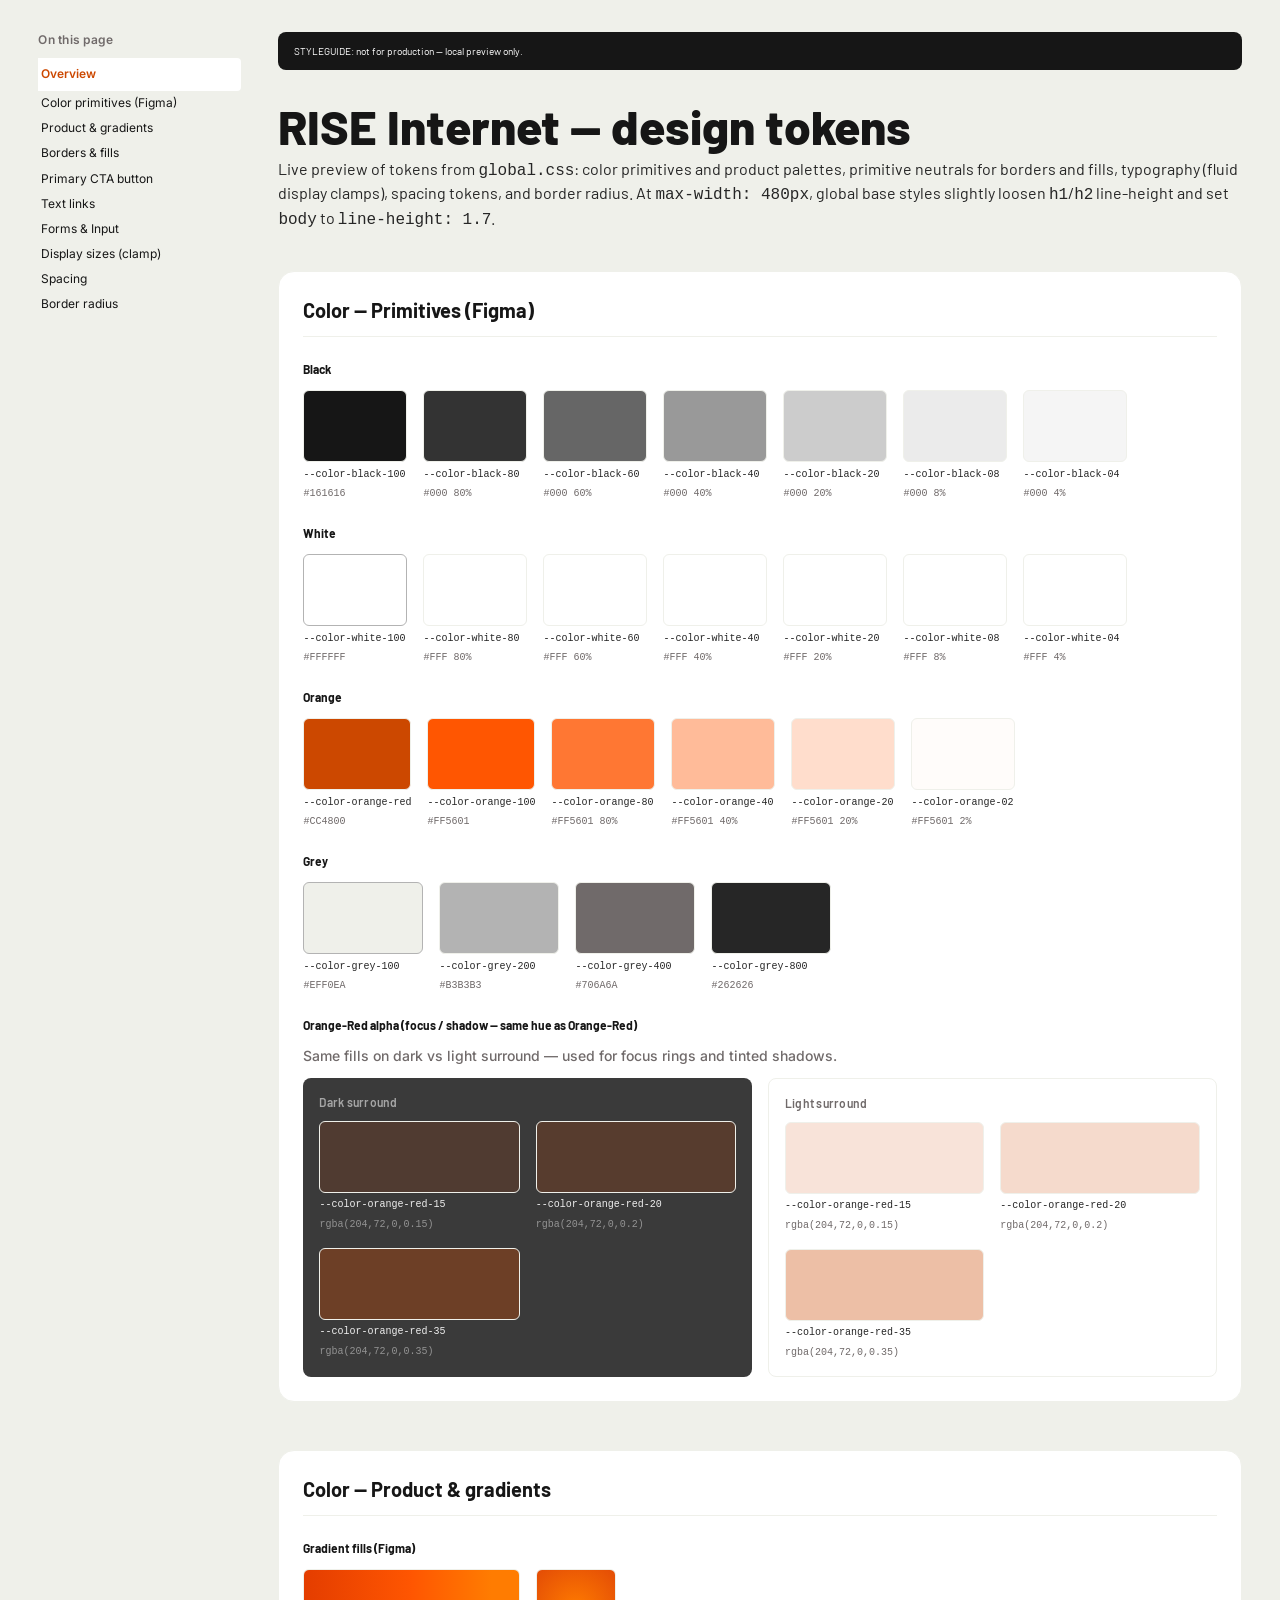
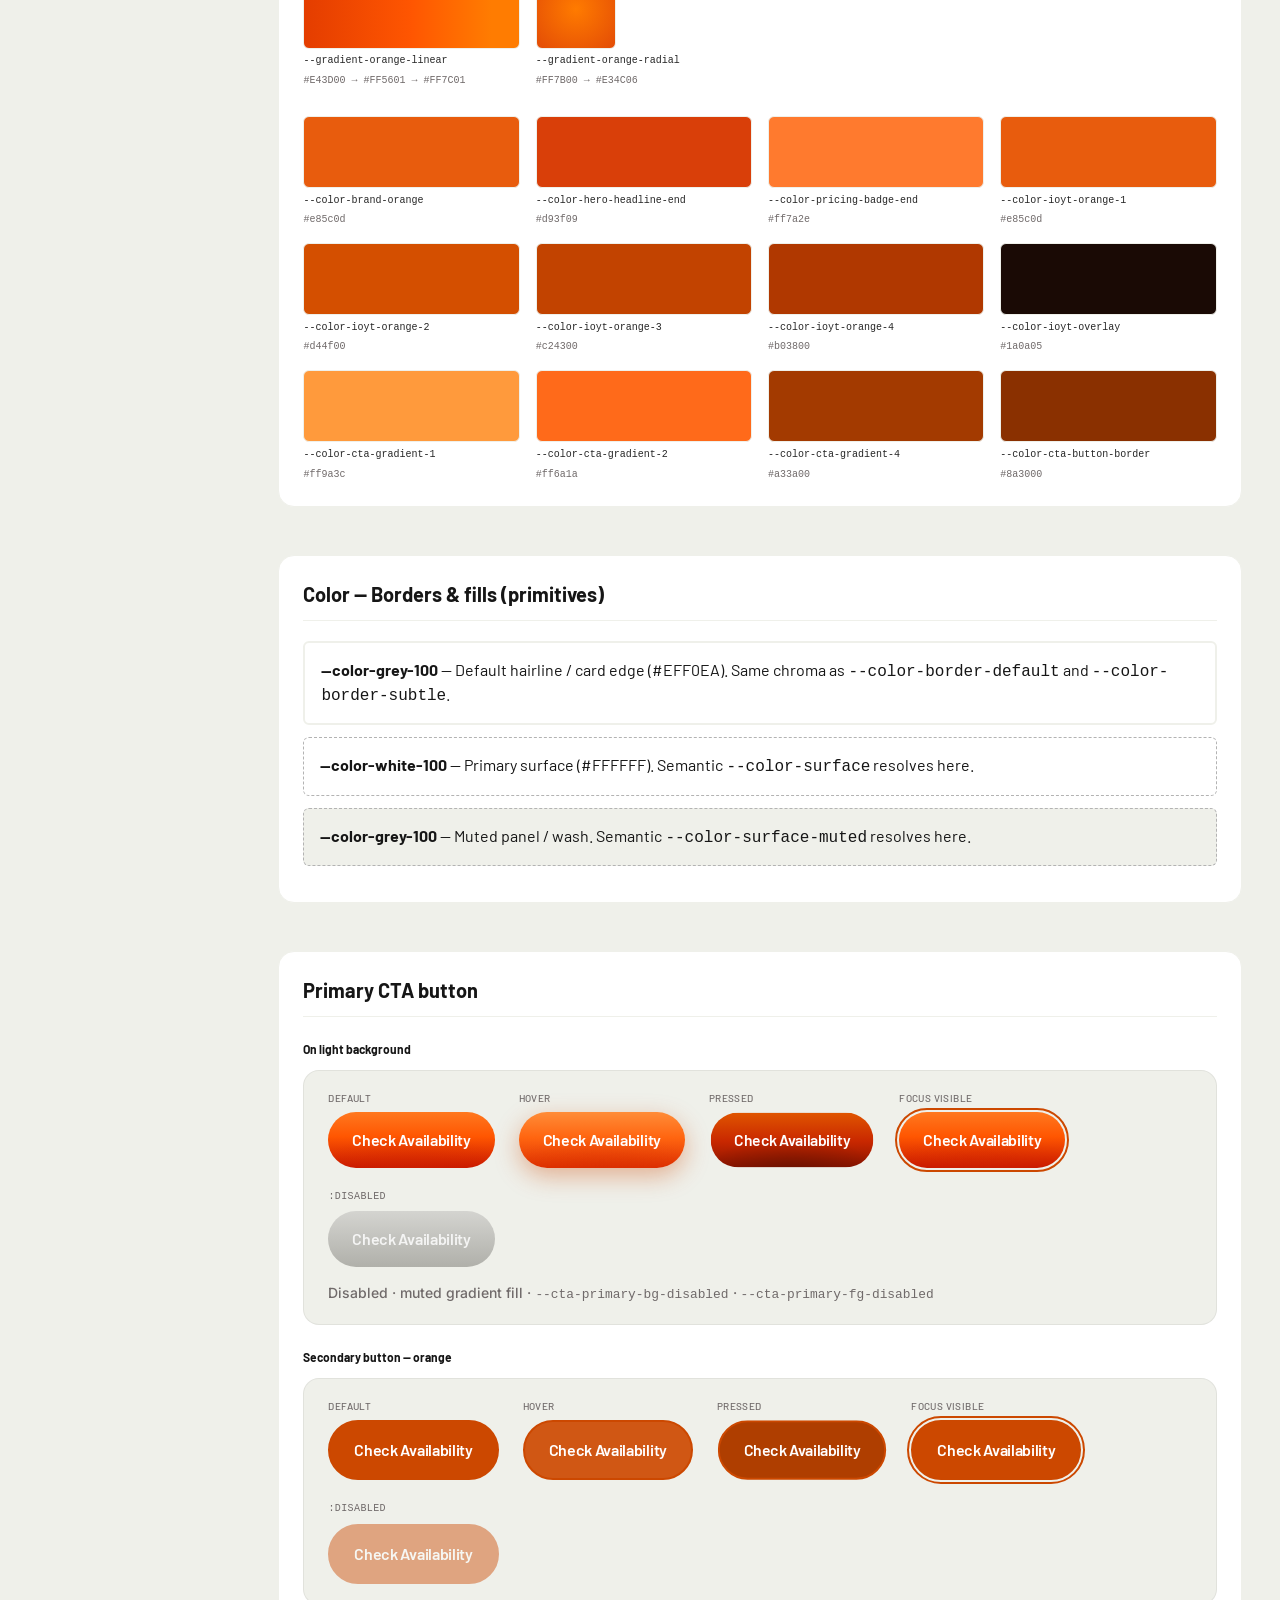
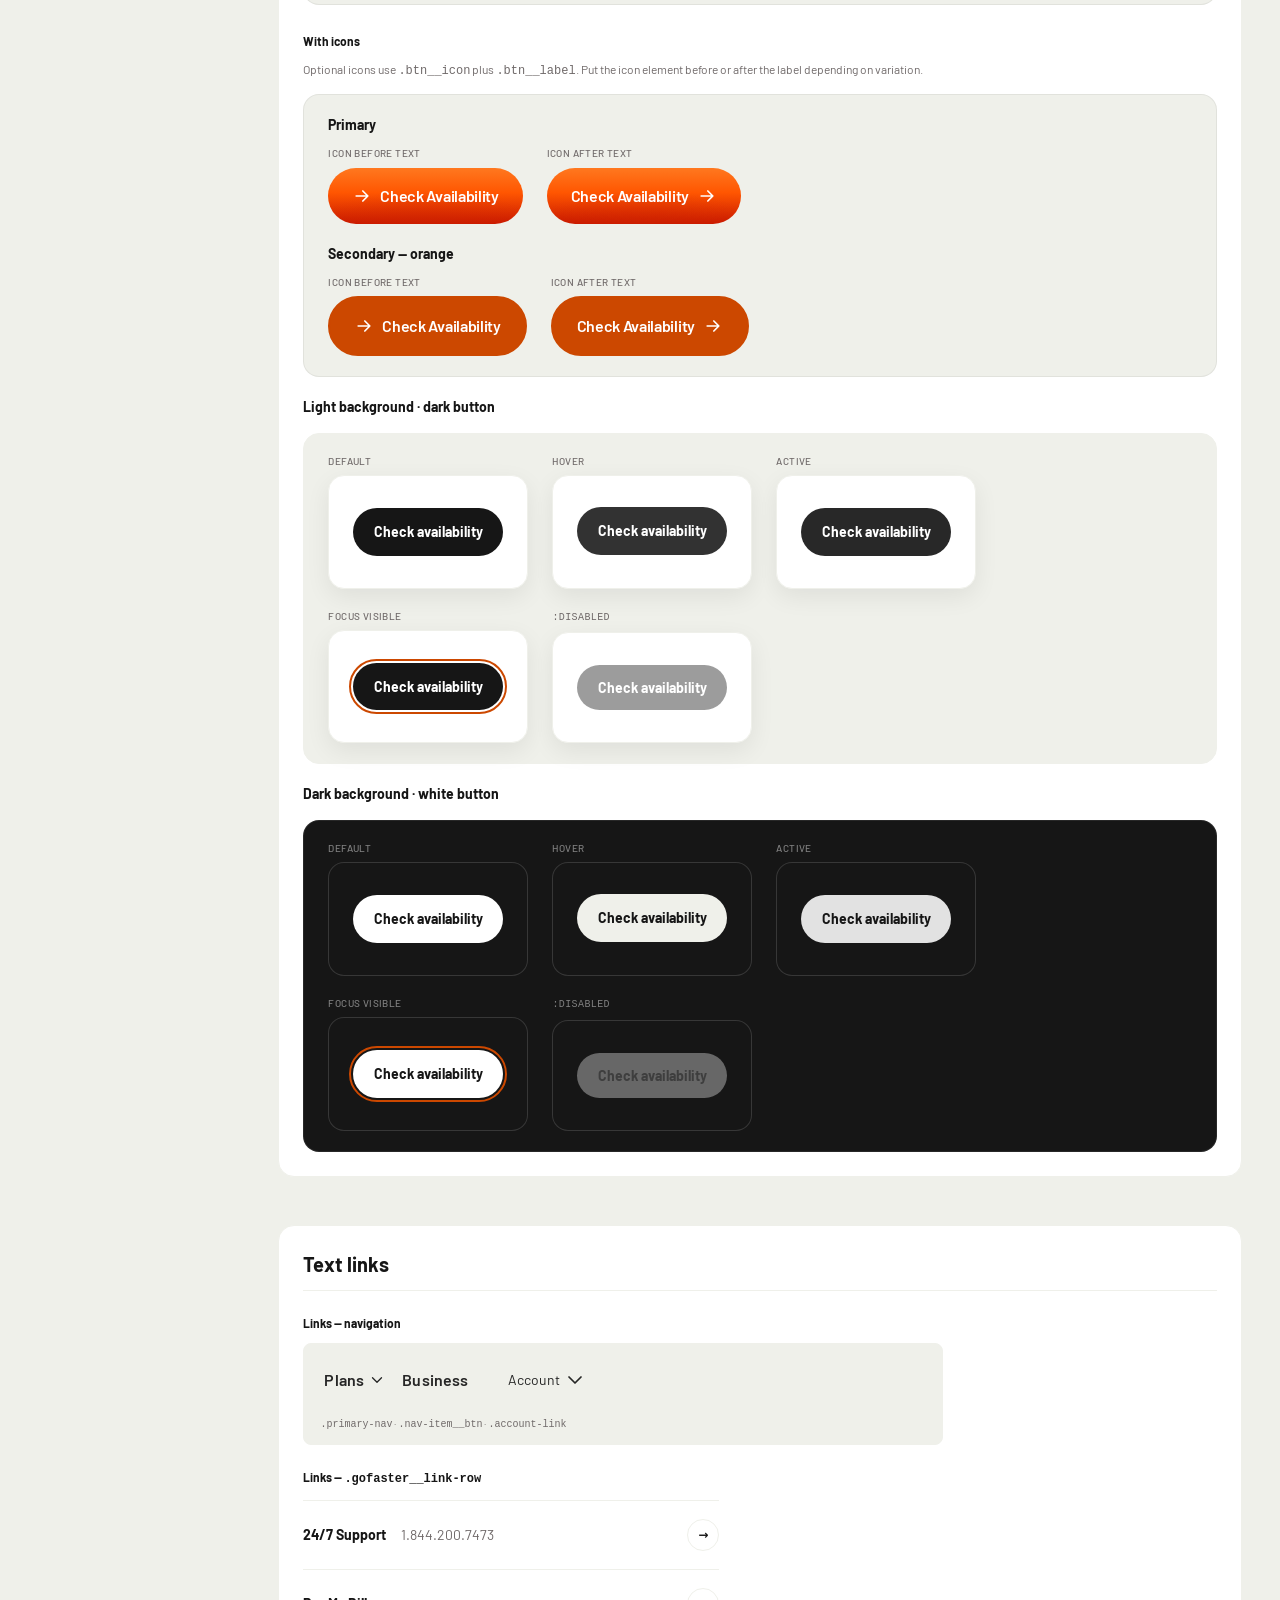
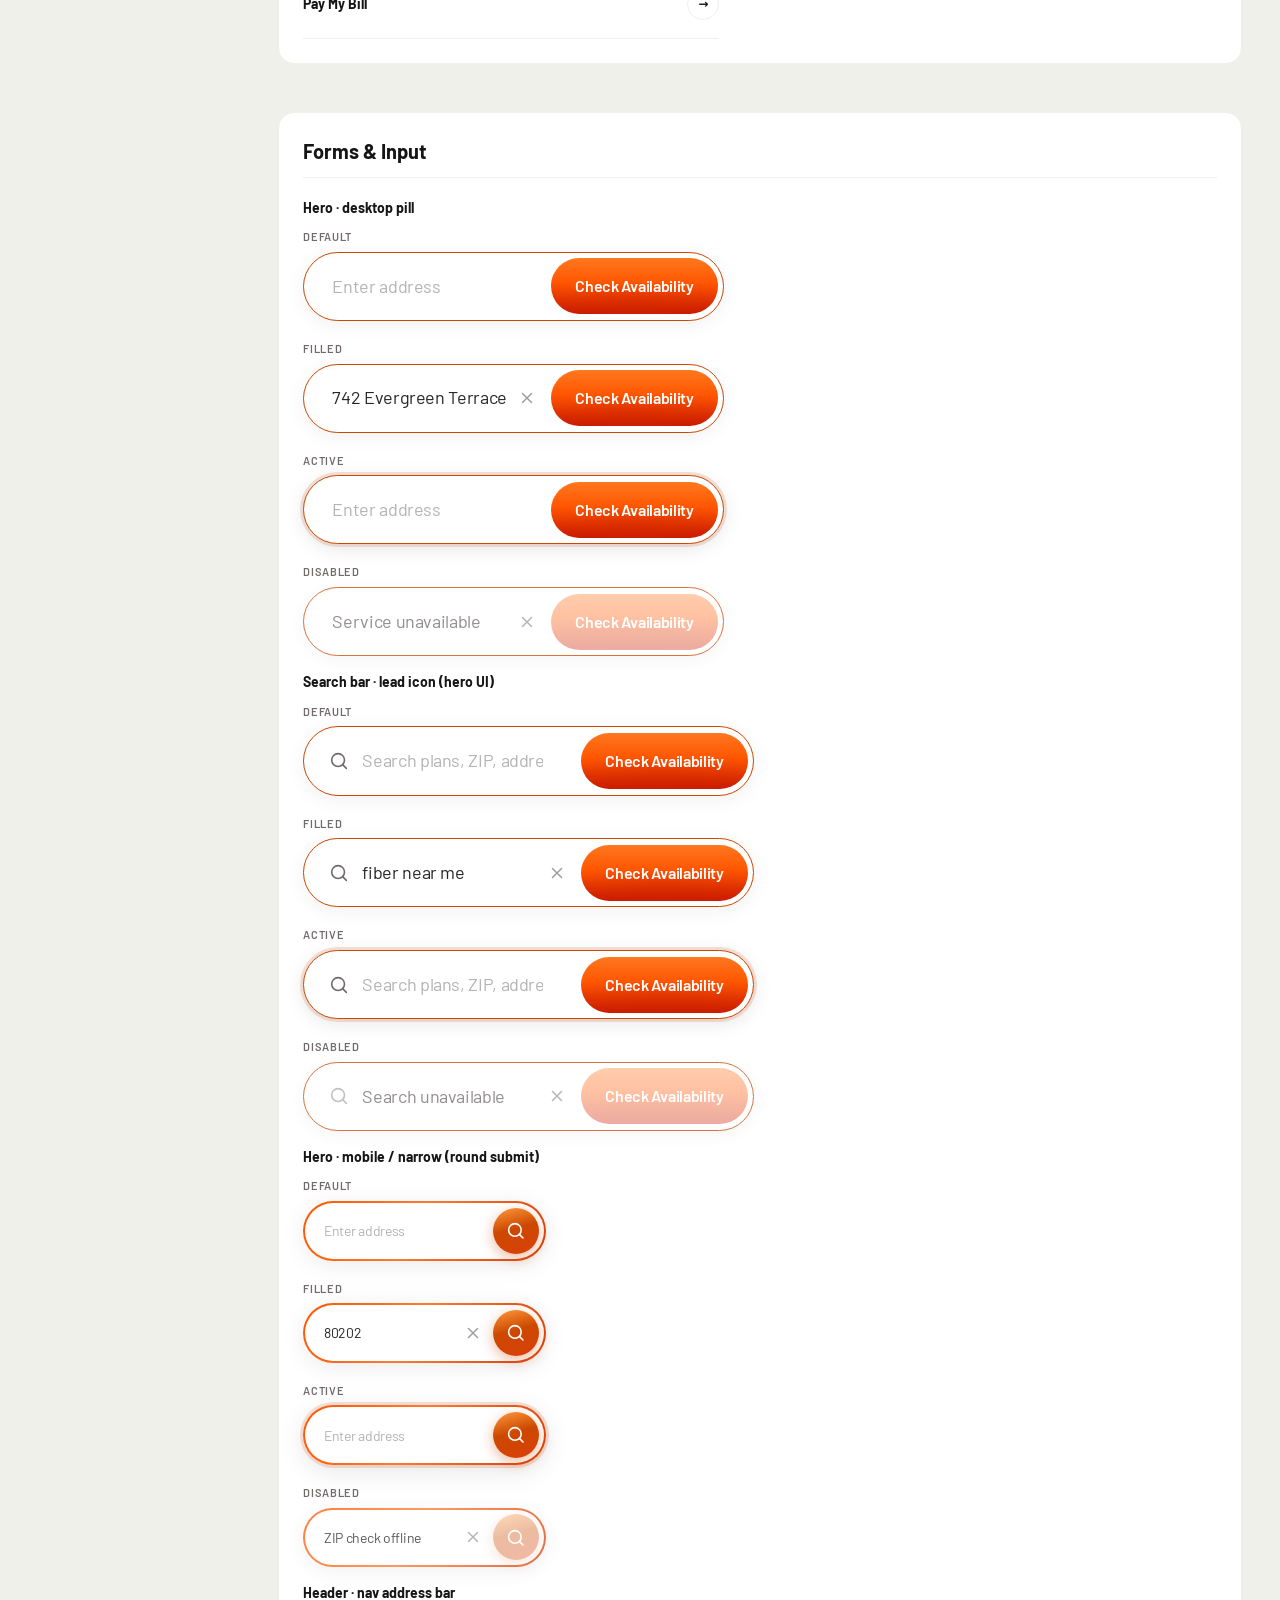
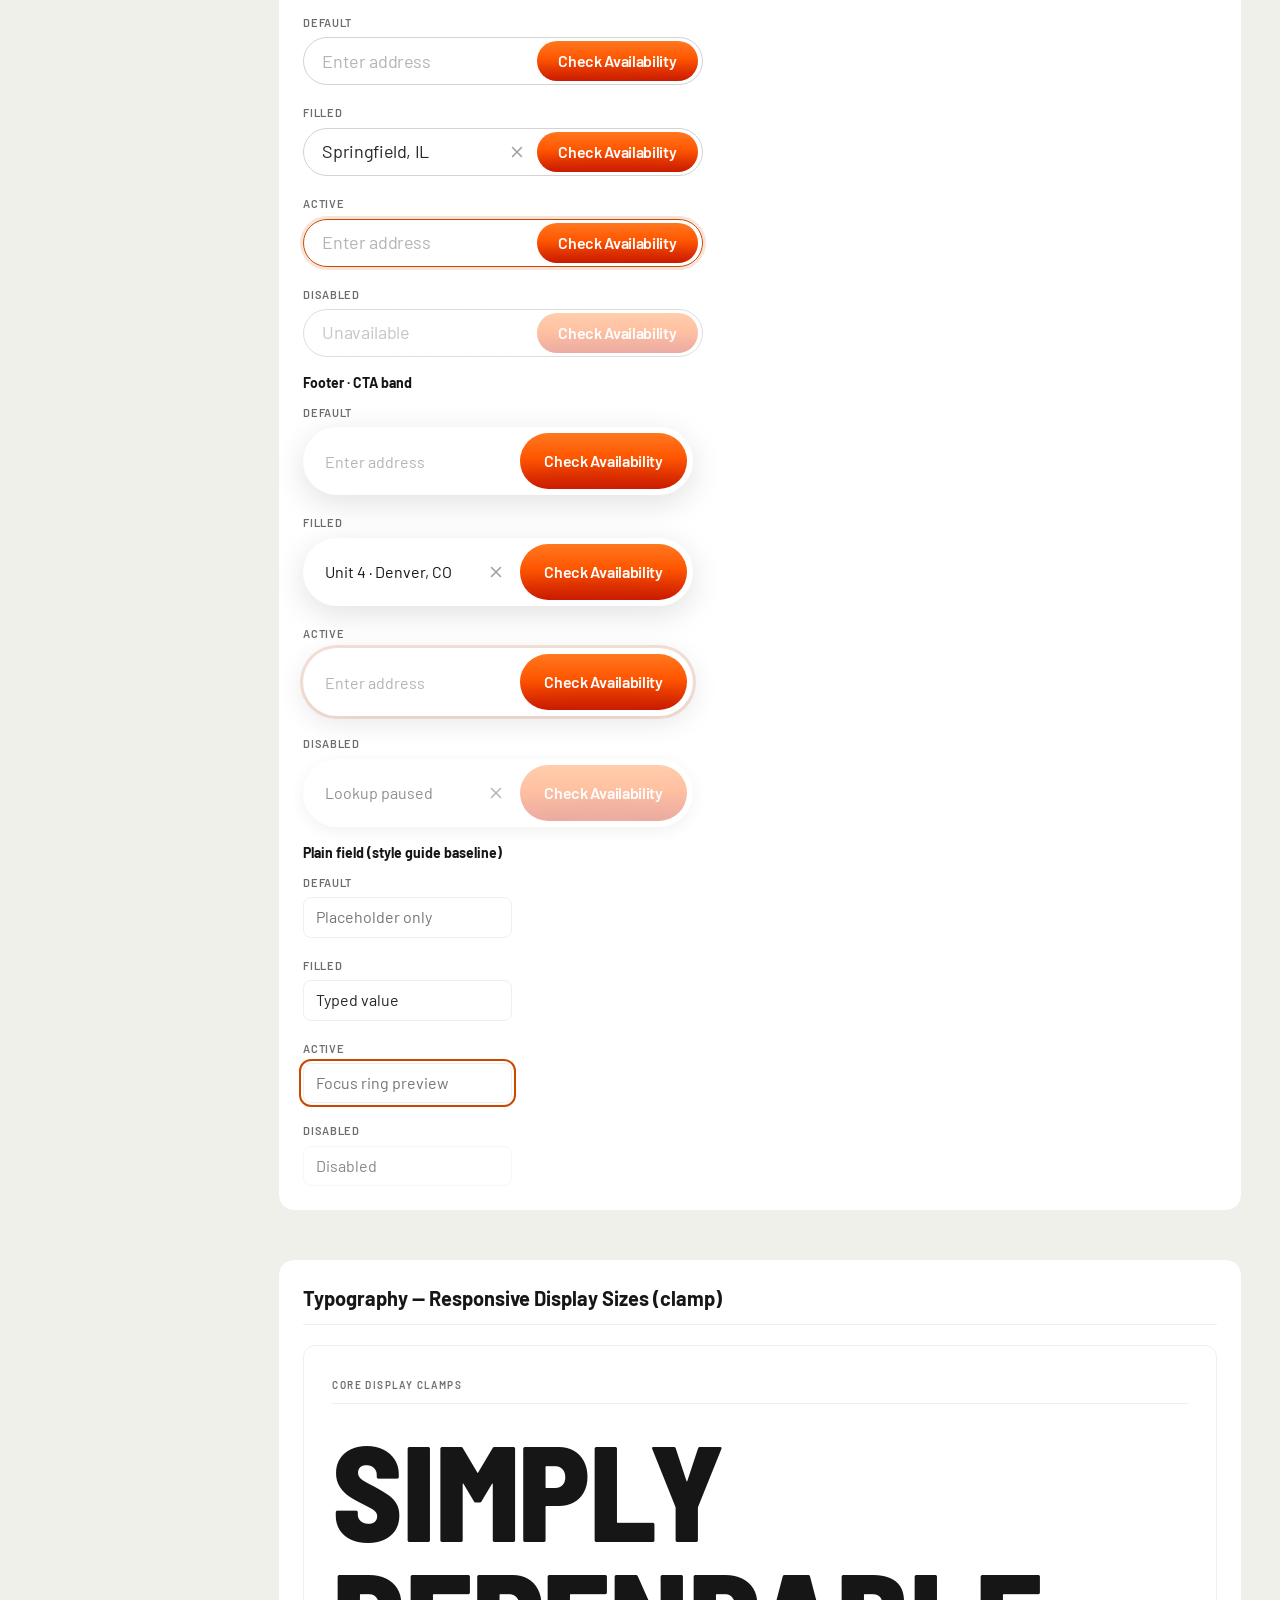
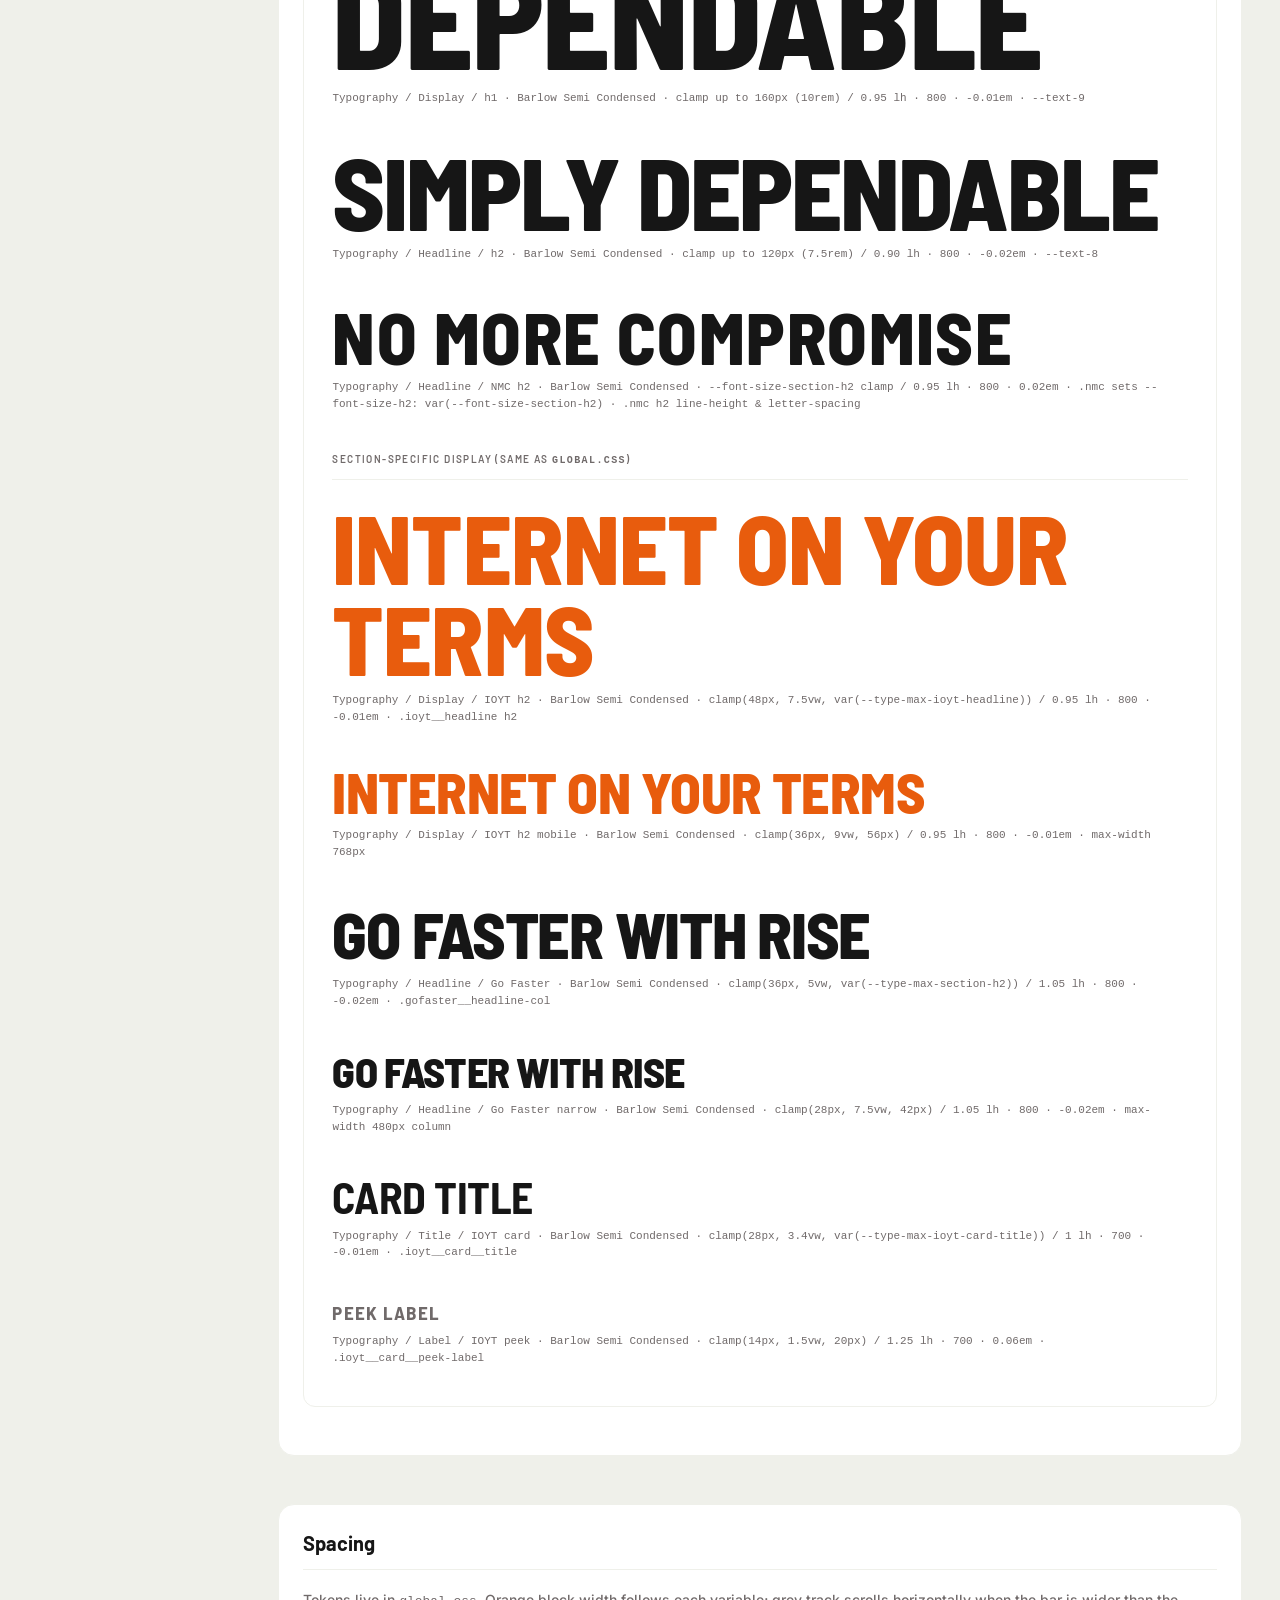
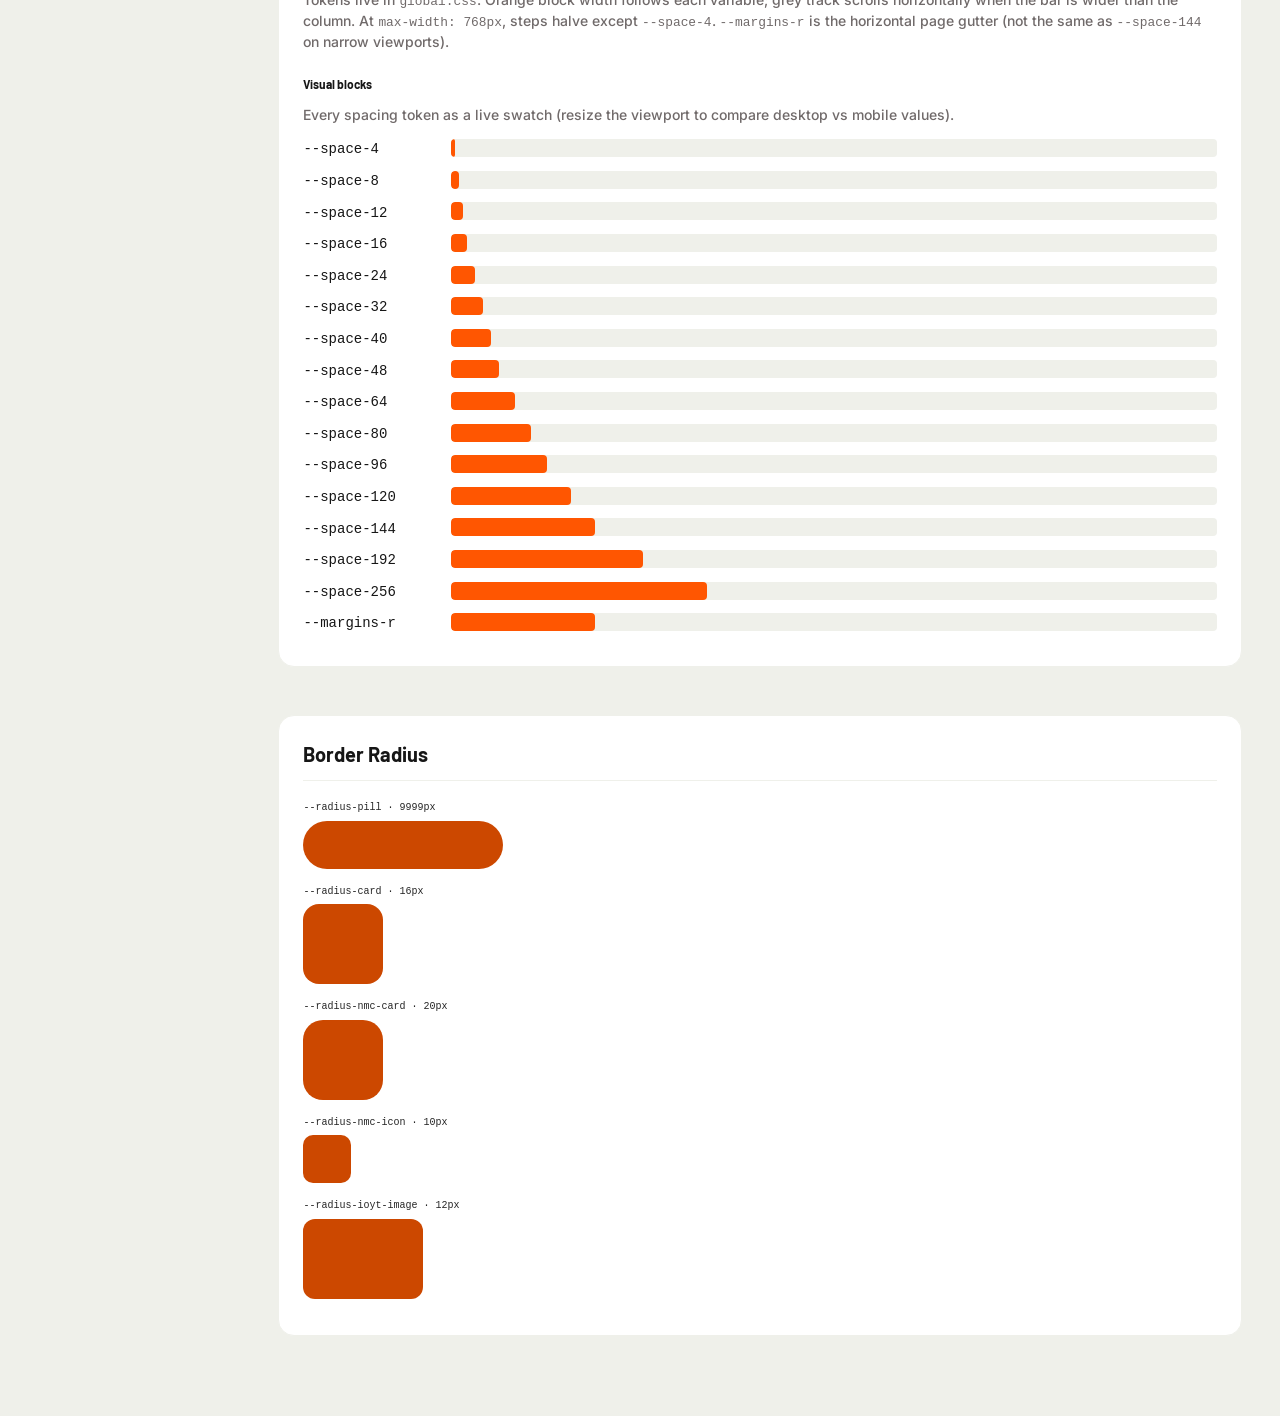
<file: styleguide.html>
<!DOCTYPE html>
<!-- STYLEGUIDE: not for production -->
<html lang="en">
<head>
  <meta charset="UTF-8" />
  <meta name="viewport" content="width=device-width, initial-scale=1" />
  <title>RISE Internet — Style guide</title>
  <link rel="preconnect" href="https://fonts.googleapis.com" />
  <link rel="preconnect" href="https://fonts.gstatic.com" crossorigin />
  <link href="https://fonts.googleapis.com/css2?family=Barlow:wght@400;500;600;700&family=Barlow+Semi+Condensed:wght@700;800&family=Inter:wght@400;500;600;700&display=swap" rel="stylesheet" />
  <link rel="stylesheet" href="global.css" />
  <link rel="stylesheet" href="footer.css" />
  <style>
    html {
      scroll-behavior: smooth;
    }
    @media (prefers-reduced-motion: reduce) {
      html {
        scroll-behavior: auto;
      }
      .sg__pricing-secondary-panel--light .pricing-card.sg__pricing-secondary-card.sg__pricing-secondary--hover:not(.pricing-card--featured) .pricing-card__cta:not(:disabled):not([aria-disabled="true"]),
      .sg__pricing-secondary-panel--light .pricing-card.sg__pricing-secondary-card.sg__pricing-secondary--active:not(.pricing-card--featured) .pricing-card__cta:not(:disabled):not([aria-disabled="true"]),
      .sg .sg__pricing-secondary-panel--dark .pricing-card.sg__pricing-secondary-card.sg__pricing-secondary--hover:not(.pricing-card--featured) .pricing-card__cta:not(:disabled):not([aria-disabled="true"]),
      .sg .sg__pricing-secondary-panel--dark .pricing-card.sg__pricing-secondary-card.sg__pricing-secondary--active:not(.pricing-card--featured) .pricing-card__cta:not(:disabled):not([aria-disabled="true"]) {
        transform: none;
      }
    }
    /* Demo chrome only — does not define or override design tokens */
    .sg {
      font-family: var(--font-family-sans);
      color: var(--color-black-100);
      background: var(--color-grey-100);
      min-height: 100vh;
      margin: 0;
      padding: 0;
    }
    .sg__layout {
      display: grid;
      grid-template-columns: minmax(200px, 13.5rem) minmax(0, 1fr);
      gap: 0;
      max-width: none;
      width: 100%;
      margin: 0 auto;
      padding: 2rem clamp(1rem, 3vw, 2.5rem) 4rem;
      align-items: start;
      box-sizing: border-box;
    }
    .sg__nav {
      position: sticky;
      top: 1.25rem;
      align-self: start;
      max-height: calc(100vh - 2.5rem);
      overflow-y: auto;
      padding-right: 1.25rem;
      margin-right: 0.25rem;
      border-right: 1px solid var(--color-grey-100);
      font-family: "Inter", ui-sans-serif, system-ui, sans-serif;
      font-size: var(--text-2);
    }
    .sg__nav-title {
      font-size: var(--text-2);
      font-weight: var(--font-weight-semibold);
      margin: 0 0 0.55rem;
      color: var(--color-grey-400);
      letter-spacing: 0.02em;
    }
    .sg__nav ul {
      list-style: none;
      margin: 0;
      padding: 0;
    }
    .sg__nav li {
      margin: 0;
    }
    .sg__nav a {
      display: block;
      padding: 0.28rem 0.45rem;
      margin: 0 -0.45rem;
      border-radius: 6px;
      font-size: var(--text-2);
      line-height: 1.35;
      color: var(--color-black-100);
      text-decoration: none;
      border-left: 3px solid transparent;
      transition:
        background 0.15s ease,
        color 0.15s ease,
        border-color 0.15s ease;
    }
    .sg__nav a:hover,
    .sg__nav a.is-active {
      background: rgba(255, 255, 255, 0.98);
      color: var(--color-orange-red);
      border-left-color: var(--color-orange-red);
      font-weight: var(--font-weight-semibold);
    }
    .sg__nav a.is-active {
      padding: calc(0.28rem + 4px) calc(0.45rem + 4px);
      margin: 0 calc(-0.45rem - 4px);
      border-radius: 4px;
    }
    .sg__nav a:focus-visible {
      outline: 2px solid var(--color-orange-red);
      outline-offset: 2px;
    }
    .sg__main {
      min-width: 0;
      padding-left: 1.5rem;
    }
    @media (max-width: 900px) {
      .sg__layout {
        grid-template-columns: 1fr;
        padding: 1.25rem 1rem 3rem;
      }
      .sg__nav {
        position: static;
        max-height: none;
        overflow: visible;
        padding: 0 0 1rem;
        margin: 0 0 0.25rem;
        border-right: none;
        border-bottom: 1px solid var(--color-grey-100);
      }
      .sg__nav ul {
        display: grid;
        grid-template-columns: repeat(2, minmax(0, 1fr));
        gap: 0.15rem 0.75rem;
      }
      .sg__main {
        padding-left: 0;
      }
    }
    /* Neutralize global heading styles on the style guide (token preview, not page layout) */
    .sg h1,
    .sg h2,
    .sg h3,
    .sg h4,
    .sg h5 {
      font-family: var(--font-family-sans);
      font-weight: var(--font-weight-bold);
      text-transform: none;
      letter-spacing: normal;
      line-height: var(--line-height-prose);
      background: none;
      -webkit-text-fill-color: unset;
      color: var(--color-black-100);
    }
    .sg__banner {
      max-width: none;
      margin: 0 0 2rem;
      padding: 0.75rem 1rem;
      background: var(--color-black-100);
      color: var(--color-white-100);
      font-size: 10px;
      border-radius: 8px;
    }
    .sg__intro {
      max-width: none;
      margin: 0 0 2.5rem;
      scroll-margin-top: 1rem;
    }
    .sg__intro h1 {
      margin: 0 0 0.5rem;
      font-size: var(--font-size-h4);
      font-weight: var(--font-weight-extrabold);
      line-height: var(--line-height-xl-heading);
    }
    .sg__note {
      margin: 0 0 1.25rem;
      font-size: var(--text-1);
      color: var(--color-grey-400);
      line-height: var(--line-height-prose);
      max-width: 42rem;
    }
    .sg__section {
      max-width: none;
      margin: 0 0 3rem;
      padding: 1.5rem;
      background: var(--color-white-100);
      border-radius: var(--radius-card);
      border: 1px solid var(--color-grey-100);
      scroll-margin-top: 1rem;
    }
    .sg__section h2 {
      margin: 0 0 1.25rem;
      font-size: var(--text-5);
      font-weight: var(--font-weight-bold);
      padding-bottom: 0.75rem;
      border-bottom: 1px solid var(--color-grey-100);
    }
    .sg__subsection-title {
      margin: 1.5rem 0 0.75rem;
      font-size: var(--text-2);
      font-weight: var(--font-weight-semibold);
      color: var(--color-grey-400);
    }
    .sg__subsection-title:first-child {
      margin-top: 0;
    }
    .sg__grid {
      display: grid;
      grid-template-columns: repeat(auto-fill, minmax(140px, 1fr));
      gap: 1rem;
    }
    .sg__grid--wide {
      grid-template-columns: repeat(auto-fill, minmax(200px, 1fr));
    }
    .sg__swatch {
      display: flex;
      flex-direction: column;
      gap: 0.35rem;
    }
    .sg__swatch-fill {
      height: 72px;
      border-radius: 6px;
      border: 1px solid var(--color-grey-100);
    }
    /* Primary CTA showcase — light surround (marketing CTAs sit on pale panels / white cards) */
    .sg__cta-showcase {
      padding: 1.25rem 1.5rem;
      border-radius: var(--radius-card);
      background: var(--color-grey-100);
      border: 1px solid rgba(0, 0, 0, 0.06);
    }
    .sg__cta-row {
      display: flex;
      flex-wrap: wrap;
      gap: 1.25rem 1.5rem;
      align-items: flex-end;
    }
    .sg__cta-item {
      display: flex;
      flex-direction: column;
      gap: 0.45rem;
      align-items: flex-start;
      min-width: 0;
    }
    .sg__cta-item label {
      margin: 0;
      font-size: 10px;
      font-weight: var(--font-weight-medium);
      letter-spacing: 0.04em;
      text-transform: uppercase;
      color: var(--color-grey-400);
    }
    .sg__cta-item .cta-primary.sg__cta--hover {
      background: var(--cta-primary-bg-hover);
      box-shadow: var(--cta-primary-shadow-hover);
    }
    .sg__cta-item .cta-primary.sg__cta--pressed {
      background: var(--cta-primary-bg-active);
      filter: none;
      transform: scale(0.98);
      box-shadow: none;
    }
    .sg__cta-item .cta-primary.sg__cta--focus {
      outline: 2px solid var(--cta-primary-focus-ring);
      outline-offset: 2px;
    }

    .sg__cta-item .cta-secondary.cta-secondary--orange.sg__cta--hover {
      background: color-mix(in srgb, var(--color-orange-red) 92%, #fff);
    }
    .sg__cta-item .cta-secondary.cta-secondary--orange.sg__cta--pressed {
      background: color-mix(in srgb, var(--color-orange-red) 86%, #000);
      transform: scale(0.99);
    }
    .sg__cta-item .cta-secondary.sg__cta--focus {
      outline: 2px solid var(--color-orange-red);
      outline-offset: 2px;
    }
    /*
     * Secondary pricing — two surrounds:
     * Light panel: white tile + dark bar (same as index pricing cards; global.css).
     * Dark panel: black tile + white bar (inverse).
     */
    .sg__pricing-secondary-panel--light .pricing-card.sg__pricing-secondary-card {
      background: var(--color-surface);
      border: var(--border-card);
      box-shadow: 0 8px 24px rgba(0, 0, 0, 0.07);
    }
    .sg__pricing-secondary-panel--light .pricing-card.sg__pricing-secondary-card.sg__pricing-secondary--hover:not(.pricing-card--featured) .pricing-card__cta:not(:disabled):not([aria-disabled="true"]) {
      opacity: 0.88;
      transform: translateY(-1px);
    }
    .sg__pricing-secondary-panel--light .pricing-card.sg__pricing-secondary-card.sg__pricing-secondary--active:not(.pricing-card--featured) .pricing-card__cta:not(:disabled):not([aria-disabled="true"]) {
      opacity: 0.92;
      transform: translateY(0);
    }
    .sg__pricing-secondary-panel--light .pricing-card.sg__pricing-secondary-card.sg__pricing-secondary--focus:not(.pricing-card--featured) .pricing-card__cta {
      outline: 2px solid var(--color-orange-red);
      outline-offset: 2px;
    }

    .sg .sg__pricing-secondary-panel--dark .pricing-card.sg__pricing-secondary-card {
      background: var(--color-black-100);
      border: 1px solid rgba(255, 255, 255, 0.14);
      box-shadow: none;
      color: var(--color-white-100);
    }
    .sg .sg__pricing-secondary-panel--dark .pricing-card.sg__pricing-secondary-card .pricing-card__cta {
      background: var(--color-white-100);
      color: var(--color-black-100);
    }
    .sg .sg__pricing-secondary-panel--dark .pricing-card.sg__pricing-secondary-card:not(.pricing-card--featured):hover .pricing-card__cta:not(:disabled):not([aria-disabled="true"]) {
      opacity: 1;
      transform: translateY(-1px);
      background: var(--color-grey-100);
      color: var(--color-black-100);
    }
    .sg .sg__pricing-secondary-panel--dark .pricing-card.sg__pricing-secondary-card:not(.pricing-card--featured):active .pricing-card__cta:not(:disabled):not([aria-disabled="true"]) {
      opacity: 1;
      transform: translateY(0);
      background: rgba(255, 255, 255, 0.88);
      color: var(--color-black-100);
    }
    .sg .sg__pricing-secondary-panel--dark .pricing-card.sg__pricing-secondary-card .pricing-card__cta:disabled,
    .sg .sg__pricing-secondary-panel--dark .pricing-card.sg__pricing-secondary-card .pricing-card__cta[aria-disabled="true"] {
      opacity: 1;
      background: rgba(255, 255, 255, 0.35);
      color: rgba(22, 22, 22, 0.5);
      pointer-events: none;
    }
    .sg .sg__pricing-secondary-panel--dark .pricing-card.sg__pricing-secondary-card.sg__pricing-secondary--hover:not(.pricing-card--featured) .pricing-card__cta:not(:disabled):not([aria-disabled="true"]) {
      opacity: 1;
      transform: translateY(-1px);
      background: var(--color-grey-100);
      color: var(--color-black-100);
    }
    .sg .sg__pricing-secondary-panel--dark .pricing-card.sg__pricing-secondary-card.sg__pricing-secondary--active:not(.pricing-card--featured) .pricing-card__cta:not(:disabled):not([aria-disabled="true"]) {
      opacity: 1;
      transform: translateY(0);
      background: rgba(255, 255, 255, 0.88);
      color: var(--color-black-100);
    }
    .sg .sg__pricing-secondary-panel--dark .pricing-card.sg__pricing-secondary-card.sg__pricing-secondary--focus:not(.pricing-card--featured) .pricing-card__cta {
      outline: 2px solid var(--color-orange-red);
      outline-offset: 2px;
    }
    .sg__pricing-secondary-panel {
      margin-top: 1rem;
      padding: 1.25rem 1.5rem;
      border-radius: var(--radius-card);
    }
    .sg__pricing-secondary-panel--light {
      background: var(--color-grey-100);
      border: 1px solid var(--color-grey-100);
    }
    .sg__pricing-secondary-panel--dark {
      background: var(--color-black-100);
      border: 1px solid rgba(255, 255, 255, 0.08);
    }
    .sg__pricing-secondary-grid {
      display: flex;
      flex-wrap: wrap;
      gap: 1.25rem 1.5rem;
      align-items: flex-end;
    }
    .sg__pricing-secondary-item {
      display: flex;
      flex-direction: column;
      gap: 0.45rem;
      align-items: flex-start;
      width: min(100%, 200px);
      min-width: 0;
    }
    .sg__pricing-secondary-item label {
      margin: 0;
      font-size: 10px;
      font-weight: var(--font-weight-medium);
      letter-spacing: 0.04em;
      text-transform: uppercase;
      color: var(--color-grey-400);
    }
    .sg__pricing-secondary-panel--dark .sg__pricing-secondary-item label {
      color: rgba(255, 255, 255, 0.45);
    }
    .sg__pricing-secondary-card {
      width: 100%;
      margin: 0;
    }
    .sg__token-name {
      font-family: ui-monospace, "Cascadia Code", "Source Code Pro", Menlo, monospace;
      font-size: 10px;
      word-break: break-all;
      color: var(--color-grey-800);
    }
    .sg__hex {
      font-family: ui-monospace, "Cascadia Code", Menlo, monospace;
      font-size: 10px;
      color: var(--color-grey-400);
    }
    .sg__alpha-row {
      display: grid;
      grid-template-columns: repeat(auto-fit, minmax(17rem, 1fr));
      gap: 1rem;
      margin-top: 0.5rem;
    }
    .sg__alpha-stage {
      padding: 1rem;
      border-radius: 8px;
    }
    .sg__alpha-stage--dark {
      background: #3a3a3a;
    }
    .sg__alpha-stage--light {
      background: var(--color-white-100);
      border: 1px solid var(--color-grey-100);
    }
    .sg__alpha-stage-label {
      margin: 0 0 0.65rem;
      font-size: var(--text-2);
      font-weight: var(--font-weight-semibold);
      letter-spacing: 0.02em;
    }
    .sg__alpha-stage--dark .sg__alpha-stage-label {
      color: rgba(255, 255, 255, 0.55);
    }
    .sg__alpha-stage--light .sg__alpha-stage-label {
      color: var(--color-grey-400);
    }
    .sg__alpha-stage .sg__grid {
      grid-template-columns: repeat(auto-fill, minmax(140px, 1fr));
    }
    .sg__alpha-stage--dark .sg__token-name {
      color: rgba(255, 255, 255, 0.92);
    }
    .sg__alpha-stage--dark .sg__hex {
      color: rgba(255, 255, 255, 0.45);
    }
    .sg__neutral-row {
      display: flex;
      flex-wrap: wrap;
      gap: 1rem;
    }
    .sg__border-demo {
      padding: 1rem;
      margin-bottom: 0.75rem;
      border-radius: 6px;
      background: var(--color-white-100);
    }
    .sg__border-demo--fill {
      min-height: 56px;
    }
    .sg__lh-block {
      max-width: 28rem;
      margin-bottom: 1rem;
      padding: 0.75rem;
      background: var(--color-grey-100);
      border-radius: 6px;
    }
    .sg__lh-block p,
    .sg__lh-lines {
      margin: 0;
    }
    .sg__todo {
      padding: 1rem;
      background: var(--color-grey-100);
      border-radius: 6px;
      color: var(--color-grey-400);
      font-size: var(--text-1);
    }
    .sg__spacing-live {
      list-style: none;
      margin: 0.75rem 0 0;
      padding: 0;
    }
    .sg__spacing-live li {
      display: grid;
      grid-template-columns: minmax(8.5rem, auto) 1fr;
      gap: var(--space-12);
      align-items: center;
      margin-bottom: var(--space-8);
    }
    .sg__spacing-live-label code {
      font-size: var(--text-3);
    }
    .sg__spacing-live-bar-wrap {
      height: 18px;
      background: var(--color-grey-100);
      border-radius: 4px;
      min-width: 0;
      overflow-x: auto;
      overflow-y: hidden;
      -webkit-overflow-scrolling: touch;
    }
    .sg__spacing-live-bar {
      display: block;
      height: 100%;
      background: var(--color-orange-100);
      border-radius: 4px;
    }
    .sg__radius-demo {
      background: var(--color-orange-red);
      margin-bottom: 0.75rem;
    }
    .sg__radius-label {
      font-size: 10px;
      font-family: ui-monospace, Menlo, monospace;
      margin-bottom: 0.35rem;
      color: var(--color-grey-800);
    }
    .sg__font-name {
      margin: 0.25rem 0 0.75rem;
      font-family: "Inter", ui-sans-serif, system-ui, sans-serif;
      font-size: var(--text-3);
      font-weight: var(--font-weight-medium);
      line-height: var(--line-height-prose);
      color: var(--color-grey-400);
    }
    .sg__font-name code {
      font-family: ui-monospace, Menlo, monospace;
      font-size: 0.92em;
    }
    /* Typography spec sheet — white stage, sample + meta row */
    .sg__type-stage {
      background: var(--color-white-100);
      color: var(--color-text-primary);
      border: 1px solid var(--color-grey-100);
      border-radius: 12px;
      padding: 2rem 1.75rem 2.5rem;
      margin: 0 0 1.5rem;
    }
    .sg__type-group {
      margin-bottom: 2.5rem;
    }
    .sg__type-group:last-child {
      margin-bottom: 0;
    }
    .sg__type-group-label {
      font-size: 10px;
      font-weight: var(--font-weight-semibold);
      letter-spacing: 0.14em;
      text-transform: uppercase;
      color: var(--color-grey-400);
      margin: 0 0 1.35rem;
      padding-bottom: 0.65rem;
      border-bottom: 1px solid var(--color-grey-100);
    }
    .sg__type-group:first-child .sg__type-group-label {
      margin-top: 0;
    }
    .sg__type-row {
      margin-bottom: 2.5rem;
    }
    .sg__type-group .sg__type-row:last-child {
      margin-bottom: 0;
    }
    .sg__type-sample {
      margin: 0 0 0.55rem;
      color: var(--color-text-primary);
    }
    .sg__type-meta {
      margin: 0;
      font-family: ui-monospace, Menlo, monospace;
      font-size: 11px;
      line-height: 1.5;
      color: var(--color-grey-400);
      max-width: 52rem;
    }
    .sg__type-after {
      margin-top: 1.25rem;
    }
    .sg__type-stage .sg__type-sample--multiline {
      font-family: var(--font-family-sans);
      font-size: var(--text-4);
      font-weight: var(--font-weight-normal);
      color: var(--color-text-body);
    }
    @media (max-width: 600px) {
      .sg__type-stage {
        padding: 1.5rem 1.15rem 1.75rem;
        border-radius: 10px;
      }
      .sg__type-row {
        margin-bottom: 2rem;
      }
      .sg__type-meta {
        font-size: 10px;
      }
    }
    /* —— Forms / input gallery (mirrors production where viewport breakpoints apply) —— */
    .sg__ui-meta {
      margin: 0.35rem 0 0;
      font-size: var(--text-1);
      color: var(--color-grey-400);
      max-width: 42rem;
    }
    .sg__ui-meta code {
      font-size: 10px;
    }
    .sg__ui-stack {
      display: flex;
      flex-direction: column;
      gap: 1rem;
      align-items: flex-start;
      width: 100%;
      max-width: 36rem;
    }
    .sg__ui-inline {
      display: flex;
      flex-wrap: wrap;
      gap: 0.75rem 1rem;
      align-items: center;
    }
    .sg__ui-strip {
      padding: 0.75rem 1rem;
      border-radius: 8px;
      border: 1px solid var(--color-grey-100);
      background: var(--color-grey-100);
      width: 100%;
      max-width: 40rem;
      box-sizing: border-box;
    }
    .sg__ui-strip--dark {
      background: linear-gradient(
        165deg,
        var(--color-orange-100) 0%,
        var(--color-hero-headline-end) 100%
      );
      border: none;
    }
    .sg__ui-strip--dark .body-md,
    .sg__ui-strip--dark a {
      color: rgba(255, 255, 255, 0.92);
    }
    .sg__ui-strip--dark a {
      font-size: 13px;
      text-decoration: none;
      transition: color var(--motion-duration) var(--motion-ease);
    }
    .sg__ui-strip--dark a:hover,
    .sg__ui-strip--dark a:focus-visible {
      color: var(--color-white-100);
      outline: none;
    }
    /* Round mobile-style search CTA (same as ≤1200px hero / fixed bar) — always visible here */
    .sg__round-search-demo .hero__search-inner {
      display: flex;
      flex-direction: row;
      flex-wrap: nowrap;
      align-items: center;
      gap: 0.35rem;
      min-height: 3.25rem;
      padding: 0.3rem 0.3rem 0.3rem 1rem;
      border: 2px solid transparent;
      background:
        linear-gradient(var(--color-white-100), var(--color-white-100)) padding-box,
        linear-gradient(
          120deg,
          var(--color-orange-100) 0%,
          var(--color-pricing-badge-end) 45%,
          var(--color-hero-headline-end) 100%
        )
          border-box;
      border-radius: var(--radius-pill);
      box-shadow: 0 4px 24px rgba(0, 0, 0, 0.08);
    }
    .sg__round-search-demo .hero__input {
      flex: 1 1 auto;
      min-width: 0;
      padding: 0.5rem 0.15rem;
      font-size: var(--text-3);
      border: none;
      outline: none;
      background: transparent;
      font-family: inherit;
      color: var(--color-grey-800);
    }
    .sg__round-search-demo .hero__submit {
      position: relative;
      flex-shrink: 0;
      width: 2.875rem;
      height: 2.875rem;
      min-width: 2.875rem;
      padding: 0;
      margin: 0;
      text-transform: none;
      border: none;
      border-radius: 50%;
      cursor: pointer;
      display: inline-flex;
      align-items: center;
      justify-content: center;
      background: linear-gradient(
        165deg,
        var(--color-cta-gradient-1) 0%,
        var(--color-orange-red) 45%,
        var(--color-hero-headline-end) 100%
      );
      box-shadow: 0 4px 14px rgba(204, 72, 0, 0.38);
    }
    .sg__round-search-demo .hero__submit-text {
      position: absolute;
      width: 1px;
      height: 1px;
      padding: 0;
      margin: -1px;
      overflow: hidden;
      clip: rect(0, 0, 0, 0);
      white-space: nowrap;
      border: 0;
    }
    .sg__round-search-demo .hero__submit-icon {
      display: block;
      width: 1.35rem;
      height: 1.35rem;
      flex-shrink: 0;
      color: var(--color-white-100);
    }
    /* Header nav address bar — desktop chrome is gated to ≥901px in global.css; duplicate for this page */
    .sg-chrome-nav-search {
      width: 100%;
      max-width: min(32rem, 100%);
    }
    .sg-chrome-nav-search .nav-cta__shell {
      display: flex;
      flex-direction: row;
      align-items: stretch;
      gap: 0.45rem;
      width: 100%;
      min-width: 0;
      height: 3rem;
      min-height: 3rem;
      max-height: 3rem;
      padding: 3px 4px 3px 18px;
      box-sizing: border-box;
      border-radius: var(--radius-pill);
      border: 1px solid #d3d3d3;
      background: radial-gradient(
        120% 180% at 100% 50%,
        rgba(255, 255, 255, 0.98) 0%,
        rgba(255, 255, 255, 0.94) 45%,
        #ffffff 100%
      );
    }
    .sg-chrome-nav-search .nav-cta__input-track {
      flex: 1 1 auto;
      min-width: 0;
      display: flex;
      align-items: center;
      align-self: stretch;
      min-height: 0;
    }
    .sg-chrome-nav-search .nav-cta__input.hero__input {
      width: 100%;
      min-width: 0;
      padding: 0;
      font-size: var(--font-size-input-large);
      letter-spacing: -0.02em;
      line-height: var(--line-height-input-large);
      color: var(--color-grey-800);
      background: transparent;
      border: none;
      outline: none;
      font-family: inherit;
    }
    .sg-chrome-nav-search .nav-cta__submit {
      flex-shrink: 0;
      align-self: stretch;
      display: flex;
      align-items: center;
      justify-content: center;
      appearance: none;
      margin: 0;
      padding: 0 1.35rem;
      box-sizing: border-box;
      font-family: inherit;
      font-size: var(--text-4);
      font-weight: var(--font-weight-semibold);
      line-height: var(--line-height-button);
      letter-spacing: -0.02em;
      text-transform: capitalize;
      white-space: nowrap;
      color: var(--color-white-100);
      background: var(--cta-primary-bg);
      border: none;
      border-radius: var(--radius-pill);
      cursor: pointer;
      transition:
        background var(--motion-duration) var(--motion-ease),
        box-shadow var(--motion-duration) var(--motion-ease),
        transform var(--motion-duration) var(--motion-ease);
    }
    .sg-chrome-nav-search .nav-cta__submit:hover {
      background: var(--cta-primary-bg-hover);
      box-shadow: var(--cta-primary-shadow-hover);
    }
    .sg-chrome-nav-search .nav-cta__submit:active {
      background: var(--cta-primary-bg-active);
      transform: scale(0.98);
      box-shadow: none;
    }
    .sg-chrome-nav-search .nav-cta__submit:focus-visible {
      outline: 2px solid var(--cta-primary-focus-ring);
      outline-offset: 2px;
    }
    .sg__input-plain {
      width: 100%;
      max-width: 20rem;
      padding: 0.5rem 0.75rem;
      font-family: inherit;
      font-size: var(--text-4);
      line-height: var(--line-height-body);
      color: var(--color-grey-800);
      border: 1px solid var(--color-grey-100);
      border-radius: 8px;
      background: var(--color-white-100);
      box-sizing: border-box;
    }
    .sg__input-plain:focus-visible {
      outline: 2px solid var(--color-orange-red);
      outline-offset: 2px;
    }
    .sg__input-plain:disabled {
      opacity: 0.55;
      cursor: not-allowed;
    }
    /* Style guide — address/search state matrix */
    .sg__micro-heading {
      margin: 2rem 0 0.75rem;
      font-size: var(--text-3);
      font-weight: var(--font-weight-semibold);
      color: var(--color-grey-800);
    }
    .sg__micro-heading:first-child {
      margin-top: 0;
    }
    .sg-input-states {
      display: grid;
      /* Minimum track ~18rem so hero/footer pills + CTA never share a column too narrow (was overlap with repeat(4, …)) */
      grid-template-columns: repeat(auto-fit, minmax(min(18rem, 100%), 1fr));
      gap: 1.25rem 1.25rem;
      width: 100%;
      max-width: min(100%, 33rem);
      align-items: start;
    }
    .sg-input-state {
      min-width: 0;
      width: 100%;
      box-sizing: border-box;
    }
    .sg-input-states .hero__search,
    .sg-input-states .hero__search-inner,
    .sg-input-states .sg-chrome-nav-search,
    .sg-input-states .footer-cta__search-inner {
      width: 100%;
      max-width: 100%;
      box-sizing: border-box;
    }
    .sg-input-states .sg__input-plain {
      width: 100%;
      max-width: 100%;
      box-sizing: border-box;
    }
    .sg-state-label {
      margin: 0 0 0.45rem;
      font-size: var(--text-1);
      font-weight: var(--font-weight-semibold);
      letter-spacing: 0.06em;
      text-transform: uppercase;
      color: var(--color-grey-400);
    }
    /* Static “Active” column — mirrors real :focus-within / focus ring */
    .sg .hero__search-inner.sg-demo--active {
      box-shadow:
        var(--shadow-search-focus),
        0 0 0 3px var(--color-orange-red-15);
    }
    .sg .hero .hero__search-inner.sg-demo--active {
      box-shadow:
        0 6px 28px rgba(0, 0, 0, 0.1),
        0 0 0 3px var(--color-orange-red-15);
    }
    .sg .sg__round-search-demo .hero__search-inner.sg-demo--active {
      box-shadow:
        0 6px 28px rgba(0, 0, 0, 0.1),
        0 0 0 3px var(--color-orange-red-15);
    }
    .sg .sg-chrome-nav-search .nav-cta__shell.sg-demo--active {
      border-color: var(--color-orange-red);
      box-shadow: 0 0 0 3px var(--color-orange-red-15);
    }
    .sg .footer-cta__search-inner.sg-demo--active {
      box-shadow:
        0 6px 28px rgba(0, 0, 0, 0.1),
        0 0 0 3px var(--color-orange-red-15);
    }
    .sg .sg__input-plain.sg-demo--active {
      outline: 2px solid var(--color-orange-red);
      outline-offset: 2px;
    }
    .sg .sg-chrome-nav-search .nav-cta__input.hero__input:disabled {
      cursor: not-allowed;
      color: var(--color-grey-400);
    }
    .sg .sg-chrome-nav-search .nav-cta__shell:has(.hero__input:disabled) {
      opacity: 0.76;
    }
    .sg .sg-chrome-nav-search .nav-cta__shell:has(.hero__input:disabled) .nav-cta__submit {
      opacity: 0.48;
      cursor: not-allowed;
      pointer-events: none;
    }
    .sg .footer-cta.sg__footer-demo {
      padding: 0;
      margin: 0;
      max-width: none;
      background: transparent;
      color: inherit;
    }
    /* Keep nav link demos visible (global header hides .primary-nav at ≤900px) */
    .sg__section nav.primary-nav {
      display: flex !important;
      position: static;
      left: auto;
      top: auto;
      transform: none;
      flex: 0 1 auto;
      min-width: 0;
      pointer-events: auto;
    }
    .sg__section nav.primary-nav ul {
      pointer-events: auto;
    }
    /* Menu icon is hidden until ≤900px in production header */
    .sg__section .nav-menu-btn {
      display: inline-flex !important;
    }
  </style>
</head>
<body class="sg">
  <div class="sg__layout">
    <nav class="sg__nav" aria-label="Style guide sections">
      <p class="sg__nav-title">On this page</p>
      <ul>
        <li><a href="#sg-intro">Overview</a></li>
        <li><a href="#sg-h1">Color primitives (Figma)</a></li>
        <li><a href="#sg-h2">Product &amp; gradients</a></li>
        <li><a href="#sg-h3">Borders &amp; fills</a></li>
        <li><a href="#sg-h-cta">Primary CTA button</a></li>
        <li><a href="#sg-h-links">Text links</a></li>
        <li><a href="#sg-h-ui">Forms &amp; Input</a></li>
        <li><a href="#sg-h4">Display sizes (clamp)</a></li>
        <li><a href="#sg-h5">Spacing</a></li>
        <li><a href="#sg-h6">Border radius</a></li>
      </ul>
    </nav>

    <div class="sg__main">
  <div class="sg__banner">STYLEGUIDE: not for production — local preview only.</div>

  <div class="sg__intro" id="sg-intro">
    <h1>RISE Internet — design tokens</h1>
    <p class="body-lg">
      Live preview of tokens from <code>global.css</code>: color primitives and product palettes, primitive neutrals for borders and fills, typography (fluid display clamps), spacing tokens, and border radius. At <code>max-width: 480px</code>, global base styles slightly loosen <code>h1</code>/<code>h2</code> line-height and set <code>body</code> to <code>line-height: 1.7</code>.
    </p>
  </div>

  <!-- Figma color primitives -->
  <section class="sg__section" aria-labelledby="sg-h1">
    <h2 id="sg-h1">Color — Primitives (Figma)</h2>

    <h3 class="sg__subsection-title">Black</h3>
    <div class="sg__neutral-row">
      <div class="sg__swatch" style="min-width: 104px">
        <div class="sg__swatch-fill" style="background: var(--color-black-100)"></div>
        <span class="sg__token-name">--color-black-100</span>
        <span class="sg__hex">#161616</span>
      </div>
      <div class="sg__swatch" style="min-width: 104px">
        <div class="sg__swatch-fill" style="background: var(--color-black-80)"></div>
        <span class="sg__token-name">--color-black-80</span>
        <span class="sg__hex">#000 80%</span>
      </div>
      <div class="sg__swatch" style="min-width: 104px">
        <div class="sg__swatch-fill" style="background: var(--color-black-60)"></div>
        <span class="sg__token-name">--color-black-60</span>
        <span class="sg__hex">#000 60%</span>
      </div>
      <div class="sg__swatch" style="min-width: 104px">
        <div class="sg__swatch-fill" style="background: var(--color-black-40)"></div>
        <span class="sg__token-name">--color-black-40</span>
        <span class="sg__hex">#000 40%</span>
      </div>
      <div class="sg__swatch" style="min-width: 104px">
        <div class="sg__swatch-fill" style="background: var(--color-black-20)"></div>
        <span class="sg__token-name">--color-black-20</span>
        <span class="sg__hex">#000 20%</span>
      </div>
      <div class="sg__swatch" style="min-width: 104px">
        <div class="sg__swatch-fill" style="background: var(--color-black-08)"></div>
        <span class="sg__token-name">--color-black-08</span>
        <span class="sg__hex">#000 8%</span>
      </div>
      <div class="sg__swatch" style="min-width: 104px">
        <div class="sg__swatch-fill" style="background: var(--color-black-04)"></div>
        <span class="sg__token-name">--color-black-04</span>
        <span class="sg__hex">#000 4%</span>
      </div>
    </div>

    <h3 class="sg__subsection-title">White</h3>
    <div class="sg__neutral-row">
      <div class="sg__swatch" style="min-width: 104px">
        <div class="sg__swatch-fill" style="background: var(--color-white-100); border: 1px solid var(--color-grey-200)"></div>
        <span class="sg__token-name">--color-white-100</span>
        <span class="sg__hex">#FFFFFF</span>
      </div>
      <div class="sg__swatch" style="min-width: 104px">
        <div class="sg__swatch-fill" style="background: var(--color-white-80)"></div>
        <span class="sg__token-name">--color-white-80</span>
        <span class="sg__hex">#FFF 80%</span>
      </div>
      <div class="sg__swatch" style="min-width: 104px">
        <div class="sg__swatch-fill" style="background: var(--color-white-60)"></div>
        <span class="sg__token-name">--color-white-60</span>
        <span class="sg__hex">#FFF 60%</span>
      </div>
      <div class="sg__swatch" style="min-width: 104px">
        <div class="sg__swatch-fill" style="background: var(--color-white-40)"></div>
        <span class="sg__token-name">--color-white-40</span>
        <span class="sg__hex">#FFF 40%</span>
      </div>
      <div class="sg__swatch" style="min-width: 104px">
        <div class="sg__swatch-fill" style="background: var(--color-white-20)"></div>
        <span class="sg__token-name">--color-white-20</span>
        <span class="sg__hex">#FFF 20%</span>
      </div>
      <div class="sg__swatch" style="min-width: 104px">
        <div class="sg__swatch-fill" style="background: var(--color-white-08)"></div>
        <span class="sg__token-name">--color-white-08</span>
        <span class="sg__hex">#FFF 8%</span>
      </div>
      <div class="sg__swatch" style="min-width: 104px">
        <div class="sg__swatch-fill" style="background: var(--color-white-04)"></div>
        <span class="sg__token-name">--color-white-04</span>
        <span class="sg__hex">#FFF 4%</span>
      </div>
    </div>

    <h3 class="sg__subsection-title">Orange</h3>
    <div class="sg__neutral-row">
      <div class="sg__swatch" style="min-width: 104px">
        <div class="sg__swatch-fill" style="background: var(--color-orange-red)"></div>
        <span class="sg__token-name">--color-orange-red</span>
        <span class="sg__hex">#CC4800</span>
      </div>
      <div class="sg__swatch" style="min-width: 104px">
        <div class="sg__swatch-fill" style="background: var(--color-orange-100)"></div>
        <span class="sg__token-name">--color-orange-100</span>
        <span class="sg__hex">#FF5601</span>
      </div>
      <div class="sg__swatch" style="min-width: 104px">
        <div class="sg__swatch-fill" style="background: var(--color-orange-80)"></div>
        <span class="sg__token-name">--color-orange-80</span>
        <span class="sg__hex">#FF5601 80%</span>
      </div>
      <div class="sg__swatch" style="min-width: 104px">
        <div class="sg__swatch-fill" style="background: var(--color-orange-40)"></div>
        <span class="sg__token-name">--color-orange-40</span>
        <span class="sg__hex">#FF5601 40%</span>
      </div>
      <div class="sg__swatch" style="min-width: 104px">
        <div class="sg__swatch-fill" style="background: var(--color-orange-20)"></div>
        <span class="sg__token-name">--color-orange-20</span>
        <span class="sg__hex">#FF5601 20%</span>
      </div>
      <div class="sg__swatch" style="min-width: 104px">
        <div class="sg__swatch-fill" style="background: var(--color-orange-02)"></div>
        <span class="sg__token-name">--color-orange-02</span>
        <span class="sg__hex">#FF5601 2%</span>
      </div>
    </div>

    <h3 class="sg__subsection-title">Grey</h3>
    <div class="sg__neutral-row">
      <div class="sg__swatch" style="min-width: 120px">
        <div class="sg__swatch-fill" style="background: var(--color-grey-100); border: 1px solid var(--color-grey-200)"></div>
        <span class="sg__token-name">--color-grey-100</span>
        <span class="sg__hex">#EFF0EA</span>
      </div>
      <div class="sg__swatch" style="min-width: 120px">
        <div class="sg__swatch-fill" style="background: var(--color-grey-200)"></div>
        <span class="sg__token-name">--color-grey-200</span>
        <span class="sg__hex">#B3B3B3</span>
      </div>
      <div class="sg__swatch" style="min-width: 120px">
        <div class="sg__swatch-fill" style="background: var(--color-grey-400)"></div>
        <span class="sg__token-name">--color-grey-400</span>
        <span class="sg__hex">#706A6A</span>
      </div>
      <div class="sg__swatch" style="min-width: 120px">
        <div class="sg__swatch-fill" style="background: var(--color-grey-800)"></div>
        <span class="sg__token-name">--color-grey-800</span>
        <span class="sg__hex">#262626</span>
      </div>
    </div>

    <h3 class="sg__subsection-title">Orange-Red alpha (focus / shadow — same hue as Orange-Red)</h3>
    <p class="sg__font-name" style="margin-top: 0">Same fills on dark vs light surround — used for focus rings and tinted shadows.</p>
    <div class="sg__alpha-row">
      <div class="sg__alpha-stage sg__alpha-stage--dark">
        <p class="sg__alpha-stage-label">Dark surround</p>
        <div class="sg__grid">
          <div class="sg__swatch">
            <div class="sg__swatch-fill" style="background: var(--color-orange-red-15)"></div>
            <span class="sg__token-name">--color-orange-red-15</span>
            <span class="sg__hex">rgba(204,72,0,0.15)</span>
          </div>
          <div class="sg__swatch">
            <div class="sg__swatch-fill" style="background: var(--color-orange-red-20)"></div>
            <span class="sg__token-name">--color-orange-red-20</span>
            <span class="sg__hex">rgba(204,72,0,0.2)</span>
          </div>
          <div class="sg__swatch">
            <div class="sg__swatch-fill" style="background: var(--color-orange-red-35)"></div>
            <span class="sg__token-name">--color-orange-red-35</span>
            <span class="sg__hex">rgba(204,72,0,0.35)</span>
          </div>
        </div>
      </div>
      <div class="sg__alpha-stage sg__alpha-stage--light">
        <p class="sg__alpha-stage-label">Light surround</p>
        <div class="sg__grid">
          <div class="sg__swatch">
            <div class="sg__swatch-fill" style="background: var(--color-orange-red-15)"></div>
            <span class="sg__token-name">--color-orange-red-15</span>
            <span class="sg__hex">rgba(204,72,0,0.15)</span>
          </div>
          <div class="sg__swatch">
            <div class="sg__swatch-fill" style="background: var(--color-orange-red-20)"></div>
            <span class="sg__token-name">--color-orange-red-20</span>
            <span class="sg__hex">rgba(204,72,0,0.2)</span>
          </div>
          <div class="sg__swatch">
            <div class="sg__swatch-fill" style="background: var(--color-orange-red-35)"></div>
            <span class="sg__token-name">--color-orange-red-35</span>
            <span class="sg__hex">rgba(204,72,0,0.35)</span>
          </div>
        </div>
      </div>
    </div>
  </section>

  <!-- Product-only & gradients -->
  <section class="sg__section" aria-labelledby="sg-h2">
    <h2 id="sg-h2">Color — Product &amp; gradients</h2>

    <h3 class="sg__subsection-title">Gradient fills (Figma)</h3>
    <div class="sg__grid sg__grid--wide" style="margin-bottom: 1.75rem">
      <div class="sg__swatch">
        <div
          class="sg__swatch-fill"
          style="height: 5rem; background-image: var(--gradient-orange-linear); background-color: transparent"
        ></div>
        <span class="sg__token-name">--gradient-orange-linear</span>
        <span class="sg__hex">#E43D00 → #FF5601 → #FF7C01</span>
      </div>
      <div class="sg__swatch">
        <div
          class="sg__swatch-fill"
          style="height: 5rem; width: 5rem; max-width: 100%; background-image: var(--gradient-orange-radial); background-color: transparent"
        ></div>
        <span class="sg__token-name">--gradient-orange-radial</span>
        <span class="sg__hex">#FF7B00 → #E34C06</span>
      </div>
    </div>

    <div class="sg__grid sg__grid--wide">
      <div class="sg__swatch">
        <div class="sg__swatch-fill" style="background: var(--color-brand-orange)"></div>
        <span class="sg__token-name">--color-brand-orange</span>
        <span class="sg__hex">#e85c0d</span>
      </div>
      <div class="sg__swatch">
        <div class="sg__swatch-fill" style="background: var(--color-hero-headline-end)"></div>
        <span class="sg__token-name">--color-hero-headline-end</span>
        <span class="sg__hex">#d93f09</span>
      </div>
      <div class="sg__swatch">
        <div class="sg__swatch-fill" style="background: var(--color-pricing-badge-end)"></div>
        <span class="sg__token-name">--color-pricing-badge-end</span>
        <span class="sg__hex">#ff7a2e</span>
      </div>
      <div class="sg__swatch">
        <div class="sg__swatch-fill" style="background: var(--color-ioyt-orange-1)"></div>
        <span class="sg__token-name">--color-ioyt-orange-1</span>
        <span class="sg__hex">#e85c0d</span>
      </div>
      <div class="sg__swatch">
        <div class="sg__swatch-fill" style="background: var(--color-ioyt-orange-2)"></div>
        <span class="sg__token-name">--color-ioyt-orange-2</span>
        <span class="sg__hex">#d44f00</span>
      </div>
      <div class="sg__swatch">
        <div class="sg__swatch-fill" style="background: var(--color-ioyt-orange-3)"></div>
        <span class="sg__token-name">--color-ioyt-orange-3</span>
        <span class="sg__hex">#c24300</span>
      </div>
      <div class="sg__swatch">
        <div class="sg__swatch-fill" style="background: var(--color-ioyt-orange-4)"></div>
        <span class="sg__token-name">--color-ioyt-orange-4</span>
        <span class="sg__hex">#b03800</span>
      </div>
      <div class="sg__swatch">
        <div class="sg__swatch-fill" style="background: var(--color-ioyt-overlay)"></div>
        <span class="sg__token-name">--color-ioyt-overlay</span>
        <span class="sg__hex">#1a0a05</span>
      </div>
      <div class="sg__swatch">
        <div class="sg__swatch-fill" style="background: var(--color-cta-gradient-1)"></div>
        <span class="sg__token-name">--color-cta-gradient-1</span>
        <span class="sg__hex">#ff9a3c</span>
      </div>
      <div class="sg__swatch">
        <div class="sg__swatch-fill" style="background: var(--color-cta-gradient-2)"></div>
        <span class="sg__token-name">--color-cta-gradient-2</span>
        <span class="sg__hex">#ff6a1a</span>
      </div>
      <div class="sg__swatch">
        <div class="sg__swatch-fill" style="background: var(--color-cta-gradient-4)"></div>
        <span class="sg__token-name">--color-cta-gradient-4</span>
        <span class="sg__hex">#a33a00</span>
      </div>
      <div class="sg__swatch">
        <div class="sg__swatch-fill" style="background: var(--color-cta-button-border)"></div>
        <span class="sg__token-name">--color-cta-button-border</span>
        <span class="sg__hex">#8a3000</span>
      </div>
    </div>
  </section>

  <!-- Borders & fills (primitives) -->
  <section class="sg__section" aria-labelledby="sg-h3">
    <h2 id="sg-h3">Color — Borders &amp; fills (primitives)</h2>
    <div class="sg__border-demo" style="border: 2px solid var(--color-grey-100)">
      <strong>--color-grey-100</strong> — Default hairline / card edge (#EFF0EA). Same chroma as <code>--color-border-default</code> and <code>--color-border-subtle</code>.
    </div>
    <div class="sg__border-demo sg__border-demo--fill" style="background: var(--color-white-100); border: 1px dashed var(--color-grey-200)">
      <strong>--color-white-100</strong> — Primary surface (#FFFFFF). Semantic <code>--color-surface</code> resolves here.
    </div>
    <div class="sg__border-demo sg__border-demo--fill" style="background: var(--color-grey-100); border: 1px dashed var(--color-grey-200)">
      <strong>--color-grey-100</strong> — Muted panel / wash. Semantic <code>--color-surface-muted</code> resolves here.
    </div>
  </section>

  <!-- Primary global CTA -->
  <section class="sg__section" aria-labelledby="sg-h-cta">
    <h2 id="sg-h-cta">Primary CTA button</h2>

    <h3 class="sg__subsection-title">On light background</h3>
    <div class="sg__cta-showcase">
      <div class="sg__cta-row">
        <div class="sg__cta-item">
          <label for="sg-cta-default">Default</label>
          <button type="button" class="cta-primary" id="sg-cta-default">Check availability</button>
        </div>
        <div class="sg__cta-item">
          <label>Hover</label>
          <button type="button" class="cta-primary sg__cta--hover" tabindex="-1" aria-hidden="true">Check availability</button>
        </div>
        <div class="sg__cta-item">
          <label>Pressed</label>
          <button type="button" class="cta-primary sg__cta--pressed" tabindex="-1" aria-hidden="true">Check availability</button>
        </div>
        <div class="sg__cta-item">
          <label>Focus visible</label>
          <button type="button" class="cta-primary sg__cta--focus" tabindex="-1" aria-hidden="true">Check availability</button>
        </div>
        <div class="sg__cta-item">
          <label for="sg-cta-disabled"><code>:disabled</code></label>
          <button type="button" class="cta-primary" id="sg-cta-disabled" disabled>Check availability</button>
        </div>
      </div>
      <p class="sg__font-name" style="margin: 1rem 0 0">Disabled · muted gradient fill · <code>--cta-primary-bg-disabled</code> · <code>--cta-primary-fg-disabled</code></p>
    </div>

    <h3 class="sg__subsection-title" style="margin-top: 1.5rem">Secondary button — orange</h3>
    <div class="sg__cta-showcase">
      <div class="sg__cta-row">
        <div class="sg__cta-item">
          <label for="sg-cta-secondary-orange-default">Default</label>
          <button type="button" class="cta-secondary cta-secondary--orange" id="sg-cta-secondary-orange-default">Check availability</button>
        </div>
        <div class="sg__cta-item">
          <label>Hover</label>
          <button type="button" class="cta-secondary cta-secondary--orange sg__cta--hover" tabindex="-1" aria-hidden="true">Check availability</button>
        </div>
        <div class="sg__cta-item">
          <label>Pressed</label>
          <button type="button" class="cta-secondary cta-secondary--orange sg__cta--pressed" tabindex="-1" aria-hidden="true">Check availability</button>
        </div>
        <div class="sg__cta-item">
          <label>Focus visible</label>
          <button type="button" class="cta-secondary cta-secondary--orange sg__cta--focus" tabindex="-1" aria-hidden="true">Check availability</button>
        </div>
        <div class="sg__cta-item">
          <label for="sg-cta-secondary-orange-disabled"><code>:disabled</code></label>
          <button type="button" class="cta-secondary cta-secondary--orange" id="sg-cta-secondary-orange-disabled" disabled>Check availability</button>
        </div>
      </div>
    </div>

    <h3 class="sg__subsection-title" style="margin-top: 1.75rem">With icons</h3>
    <p style="margin: 0 0 0.85rem; font-size: var(--text-2); color: var(--color-grey-400); max-width: 42rem">
      Optional icons use <code>.btn__icon</code> plus <code>.btn__label</code>. Put the icon element before or after the label depending on variation.
    </p>
    <div class="sg__cta-showcase sg__cta-showcase--icons">
      <h4 class="sg__micro-heading" style="margin-top: 0">Primary</h4>
      <div class="sg__cta-row">
        <div class="sg__cta-item">
          <label for="sg-cta-primary-icon-before">Icon before text</label>
          <button type="button" class="cta-primary" id="sg-cta-primary-icon-before">
            <span class="btn__icon" aria-hidden="true">
              <svg xmlns="http://www.w3.org/2000/svg" viewBox="0 0 24 24" fill="none">
                <path
                  d="M5 12h14M13 6l6 6-6 6"
                  stroke="currentColor"
                  stroke-width="2"
                  stroke-linecap="round"
                  stroke-linejoin="round"
                />
              </svg>
            </span>
            <span class="btn__label">Check availability</span>
          </button>
        </div>
        <div class="sg__cta-item">
          <label for="sg-cta-primary-icon-after">Icon after text</label>
          <button type="button" class="cta-primary" id="sg-cta-primary-icon-after">
            <span class="btn__label">Check availability</span>
            <span class="btn__icon" aria-hidden="true">
              <svg xmlns="http://www.w3.org/2000/svg" viewBox="0 0 24 24" fill="none">
                <path
                  d="M5 12h14M13 6l6 6-6 6"
                  stroke="currentColor"
                  stroke-width="2"
                  stroke-linecap="round"
                  stroke-linejoin="round"
                />
              </svg>
            </span>
          </button>
        </div>
      </div>
      <h4 class="sg__micro-heading" style="margin-top: 1.25rem">Secondary — orange</h4>
      <div class="sg__cta-row">
        <div class="sg__cta-item">
          <label for="sg-cta-secondary-orange-icon-before">Icon before text</label>
          <button type="button" class="cta-secondary cta-secondary--orange" id="sg-cta-secondary-orange-icon-before">
            <span class="btn__icon" aria-hidden="true">
              <svg xmlns="http://www.w3.org/2000/svg" viewBox="0 0 24 24" fill="none">
                <path
                  d="M5 12h14M13 6l6 6-6 6"
                  stroke="currentColor"
                  stroke-width="2"
                  stroke-linecap="round"
                  stroke-linejoin="round"
                />
              </svg>
            </span>
            <span class="btn__label">Check availability</span>
          </button>
        </div>
        <div class="sg__cta-item">
          <label for="sg-cta-secondary-orange-icon-after">Icon after text</label>
          <button type="button" class="cta-secondary cta-secondary--orange" id="sg-cta-secondary-orange-icon-after">
            <span class="btn__label">Check availability</span>
            <span class="btn__icon" aria-hidden="true">
              <svg xmlns="http://www.w3.org/2000/svg" viewBox="0 0 24 24" fill="none">
                <path
                  d="M5 12h14M13 6l6 6-6 6"
                  stroke="currentColor"
                  stroke-width="2"
                  stroke-linecap="round"
                  stroke-linejoin="round"
                />
              </svg>
            </span>
          </button>
        </div>
      </div>
    </div>

    <h4 class="sg__micro-heading" style="margin-top: 1.25rem">Light background · dark button</h4>
    <div class="sg__pricing-secondary-panel sg__pricing-secondary-panel--light">
      <div class="sg__pricing-secondary-grid">
        <div class="sg__pricing-secondary-item">
          <label>Default</label>
          <div class="pricing-card sg__pricing-secondary-card">
            <span class="pricing-card__cta">Check availability</span>
          </div>
        </div>
        <div class="sg__pricing-secondary-item">
          <label>Hover</label>
          <div class="pricing-card sg__pricing-secondary-card sg__pricing-secondary--hover">
            <span class="pricing-card__cta" tabindex="-1">Check availability</span>
          </div>
        </div>
        <div class="sg__pricing-secondary-item">
          <label>Active</label>
          <div class="pricing-card sg__pricing-secondary-card sg__pricing-secondary--active">
            <span class="pricing-card__cta" tabindex="-1">Check availability</span>
          </div>
        </div>
        <div class="sg__pricing-secondary-item">
          <label>Focus visible</label>
          <div class="pricing-card sg__pricing-secondary-card sg__pricing-secondary--focus">
            <span class="pricing-card__cta" tabindex="-1">Check availability</span>
          </div>
        </div>
        <div class="sg__pricing-secondary-item">
          <label for="sg-pr-sec-dis"><code>:disabled</code></label>
          <div class="pricing-card sg__pricing-secondary-card">
            <button type="button" class="pricing-card__cta" id="sg-pr-sec-dis" disabled tabindex="-1">Check availability</button>
          </div>
        </div>
      </div>
    </div>

    <h4 class="sg__micro-heading" style="margin-top: 1.25rem">Dark background · white button</h4>
    <div class="sg__pricing-secondary-panel sg__pricing-secondary-panel--dark">
      <div class="sg__pricing-secondary-grid">
        <div class="sg__pricing-secondary-item">
          <label>Default</label>
          <div class="pricing-card sg__pricing-secondary-card">
            <span class="pricing-card__cta">Check availability</span>
          </div>
        </div>
        <div class="sg__pricing-secondary-item">
          <label>Hover</label>
          <div class="pricing-card sg__pricing-secondary-card sg__pricing-secondary--hover">
            <span class="pricing-card__cta" tabindex="-1">Check availability</span>
          </div>
        </div>
        <div class="sg__pricing-secondary-item">
          <label>Active</label>
          <div class="pricing-card sg__pricing-secondary-card sg__pricing-secondary--active">
            <span class="pricing-card__cta" tabindex="-1">Check availability</span>
          </div>
        </div>
        <div class="sg__pricing-secondary-item">
          <label>Focus visible</label>
          <div class="pricing-card sg__pricing-secondary-card sg__pricing-secondary--focus">
            <span class="pricing-card__cta" tabindex="-1">Check availability</span>
          </div>
        </div>
        <div class="sg__pricing-secondary-item">
          <label for="sg-pr-sec-dis-d"><code>:disabled</code></label>
          <div class="pricing-card sg__pricing-secondary-card">
            <button type="button" class="pricing-card__cta" id="sg-pr-sec-dis-d" disabled tabindex="-1">Check availability</button>
          </div>
        </div>
      </div>
    </div>
  </section>

  <!-- Text links -->
  <section class="sg__section" aria-labelledby="sg-h-links">
    <h2 id="sg-h-links">Text links</h2>

    <h3 class="sg__subsection-title">Links — navigation</h3>
    <div class="sg__ui-strip">
      <div class="sg__ui-inline">
        <nav class="primary-nav" aria-label="Demo primary nav">
          <ul>
            <li class="nav-item">
              <a class="nav-item__btn" href="#sg-h-links">
                Plans
                <svg class="icon-chevron" xmlns="http://www.w3.org/2000/svg" viewBox="0 0 24 24" fill="none" aria-hidden="true">
                  <path d="M6 9l6 6 6-6" stroke="currentColor" stroke-width="1.75" stroke-linecap="round" stroke-linejoin="round" />
                </svg>
              </a>
            </li>
            <li class="nav-item">
              <a class="nav-item__btn" href="#sg-h-links">Business</a>
            </li>
          </ul>
        </nav>
        <a class="account-link" href="#sg-h-links">
          <span class="body-md">Account</span>
          <svg class="icon-chevron" xmlns="http://www.w3.org/2000/svg" viewBox="0 0 24 24" fill="none" aria-hidden="true">
            <path d="M6 9l6 6 6-6" stroke="currentColor" stroke-width="1.75" stroke-linecap="round" stroke-linejoin="round" />
          </svg>
        </a>
      </div>
      <p class="sg__ui-meta" style="margin-top: 0.65rem"><code>.primary-nav</code> · <code>.nav-item__btn</code> · <code>.account-link</code></p>
    </div>

    <h3 class="sg__subsection-title">Links — <code>.gofaster__link-row</code></h3>
    <div style="width: min(100%, 26rem)">
      <nav class="gofaster__links" aria-label="Demo support links">
        <ul class="gofaster__link-list">
          <li class="gofaster__link-item">
            <a href="tel:18442007473" class="gofaster__link-row">
              <span class="gofaster__link-label">
                24/7 Support
                <span class="gofaster__link-phone">1.844.200.7473</span>
              </span>
              <span class="gofaster__link-arrow" aria-hidden="true">→</span>
            </a>
          </li>
          <li class="gofaster__link-item">
            <a href="#" class="gofaster__link-row">
              <span class="gofaster__link-label">Pay My Bill</span>
              <span class="gofaster__link-arrow" aria-hidden="true">→</span>
            </a>
          </li>
        </ul>
      </nav>
    </div>
  </section>

  <!-- Forms & Input -->
  <section class="sg__section" aria-labelledby="sg-h-ui">
    <h2 id="sg-h-ui">Forms &amp; Input</h2>

    <div class="sg__ui-stack">
      <div>
        <h4 class="sg__micro-heading">Hero · desktop pill</h4>
        <div class="sg-input-states">
          <div class="sg-input-state">
            <p class="sg-state-label">Default</p>
            <div class="hero__search-inner">
              <input
                type="search"
                class="hero__input"
                placeholder="Enter address"
                autocomplete="street-address"
                aria-label="Hero desktop default"
              />
              <button type="button" class="hero__submit">
                <span class="hero__submit-text">Check Availability</span>
              </button>
            </div>
          </div>
          <div class="sg-input-state">
            <p class="sg-state-label">Filled</p>
            <div class="hero__search-inner">
              <input type="search" class="hero__input" value="742 Evergreen Terrace" aria-label="Hero desktop filled" />
              <button type="button" class="hero__submit">
                <span class="hero__submit-text">Check Availability</span>
              </button>
            </div>
          </div>
          <div class="sg-input-state">
            <p class="sg-state-label">Active</p>
            <div class="hero__search-inner sg-demo--active">
              <input
                type="search"
                class="hero__input"
                placeholder="Enter address"
                aria-label="Hero desktop active (preview)"
                readonly
                tabindex="-1"
              />
              <button type="button" class="hero__submit" tabindex="-1">
                <span class="hero__submit-text">Check Availability</span>
              </button>
            </div>
          </div>
          <div class="sg-input-state">
            <p class="sg-state-label">Disabled</p>
            <div class="hero__search-inner">
              <input type="search" class="hero__input" value="Service unavailable" disabled aria-label="Hero desktop disabled" />
              <button type="button" class="hero__submit" disabled aria-disabled="true">
                <span class="hero__submit-text">Check Availability</span>
              </button>
            </div>
          </div>
        </div>
      </div>

      <div>
        <h4 class="sg__micro-heading">Search bar · lead icon (hero UI)</h4>
        <div class="sg-input-states">
          <div class="sg-input-state">
            <p class="sg-state-label">Default</p>
            <div class="hero__search-inner hero__search-inner--lead-icon">
              <span class="hero__lead-icon" aria-hidden="true">
                <svg xmlns="http://www.w3.org/2000/svg" viewBox="0 0 24 24" fill="none">
                  <circle cx="11" cy="11" r="7" stroke="currentColor" stroke-width="1.75" />
                  <path d="M16 16l4 4" stroke="currentColor" stroke-width="1.75" stroke-linecap="round" />
                </svg>
              </span>
              <input
                type="search"
                class="hero__input"
                placeholder="Search plans, ZIP, address…"
                autocomplete="off"
                aria-label="Search bar default"
              />
              <button type="button" class="hero__submit">
                <span class="hero__submit-text">Check Availability</span>
              </button>
            </div>
          </div>
          <div class="sg-input-state">
            <p class="sg-state-label">Filled</p>
            <div class="hero__search-inner hero__search-inner--lead-icon">
              <span class="hero__lead-icon" aria-hidden="true">
                <svg xmlns="http://www.w3.org/2000/svg" viewBox="0 0 24 24" fill="none">
                  <circle cx="11" cy="11" r="7" stroke="currentColor" stroke-width="1.75" />
                  <path d="M16 16l4 4" stroke="currentColor" stroke-width="1.75" stroke-linecap="round" />
                </svg>
              </span>
              <input type="search" class="hero__input" value="fiber near me" aria-label="Search bar filled" />
              <button type="button" class="hero__submit">
                <span class="hero__submit-text">Check Availability</span>
              </button>
            </div>
          </div>
          <div class="sg-input-state">
            <p class="sg-state-label">Active</p>
            <div class="hero__search-inner hero__search-inner--lead-icon sg-demo--active">
              <span class="hero__lead-icon" aria-hidden="true">
                <svg xmlns="http://www.w3.org/2000/svg" viewBox="0 0 24 24" fill="none">
                  <circle cx="11" cy="11" r="7" stroke="currentColor" stroke-width="1.75" />
                  <path d="M16 16l4 4" stroke="currentColor" stroke-width="1.75" stroke-linecap="round" />
                </svg>
              </span>
              <input
                type="search"
                class="hero__input"
                placeholder="Search plans, ZIP, address…"
                aria-label="Search bar active (preview)"
                readonly
                tabindex="-1"
              />
              <button type="button" class="hero__submit" tabindex="-1">
                <span class="hero__submit-text">Check Availability</span>
              </button>
            </div>
          </div>
          <div class="sg-input-state">
            <p class="sg-state-label">Disabled</p>
            <div class="hero__search-inner hero__search-inner--lead-icon">
              <span class="hero__lead-icon" aria-hidden="true">
                <svg xmlns="http://www.w3.org/2000/svg" viewBox="0 0 24 24" fill="none">
                  <circle cx="11" cy="11" r="7" stroke="currentColor" stroke-width="1.75" />
                  <path d="M16 16l4 4" stroke="currentColor" stroke-width="1.75" stroke-linecap="round" />
                </svg>
              </span>
              <input type="search" class="hero__input" value="Search unavailable" disabled aria-label="Search bar disabled" />
              <button type="button" class="hero__submit" disabled aria-disabled="true">
                <span class="hero__submit-text">Check Availability</span>
              </button>
            </div>
          </div>
        </div>
      </div>

      <div>
        <h4 class="sg__micro-heading">Hero · mobile / narrow (round submit)</h4>
        <div class="sg-input-states">
          <div class="sg-input-state">
            <p class="sg-state-label">Default</p>
            <div class="hero__search sg__round-search-demo">
              <div class="hero__search-inner">
                <input type="search" class="hero__input" placeholder="Enter address" aria-label="Hero round default" />
                <button type="button" class="hero__submit" aria-label="Search">
                  <span class="hero__submit-text">Check Availability</span>
                  <svg class="hero__submit-icon" xmlns="http://www.w3.org/2000/svg" viewBox="0 0 24 24" fill="none" aria-hidden="true">
                    <circle cx="11" cy="11" r="7" stroke="currentColor" stroke-width="1.75" />
                    <path d="M16 16l4 4" stroke="currentColor" stroke-width="1.75" stroke-linecap="round" />
                  </svg>
                </button>
              </div>
            </div>
          </div>
          <div class="sg-input-state">
            <p class="sg-state-label">Filled</p>
            <div class="hero__search sg__round-search-demo">
              <div class="hero__search-inner">
                <input type="search" class="hero__input" value="80202" aria-label="Hero round filled" />
                <button type="button" class="hero__submit" aria-label="Search">
                  <span class="hero__submit-text">Check Availability</span>
                  <svg class="hero__submit-icon" xmlns="http://www.w3.org/2000/svg" viewBox="0 0 24 24" fill="none" aria-hidden="true">
                    <circle cx="11" cy="11" r="7" stroke="currentColor" stroke-width="1.75" />
                    <path d="M16 16l4 4" stroke="currentColor" stroke-width="1.75" stroke-linecap="round" />
                  </svg>
                </button>
              </div>
            </div>
          </div>
          <div class="sg-input-state">
            <p class="sg-state-label">Active</p>
            <div class="hero__search sg__round-search-demo">
              <div class="hero__search-inner sg-demo--active">
                <input
                  type="search"
                  class="hero__input"
                  placeholder="Enter address"
                  aria-label="Hero round active (preview)"
                  readonly
                  tabindex="-1"
                />
                <button type="button" class="hero__submit" aria-label="Search" tabindex="-1">
                  <span class="hero__submit-text">Check Availability</span>
                  <svg class="hero__submit-icon" xmlns="http://www.w3.org/2000/svg" viewBox="0 0 24 24" fill="none" aria-hidden="true">
                    <circle cx="11" cy="11" r="7" stroke="currentColor" stroke-width="1.75" />
                    <path d="M16 16l4 4" stroke="currentColor" stroke-width="1.75" stroke-linecap="round" />
                  </svg>
                </button>
              </div>
            </div>
          </div>
          <div class="sg-input-state">
            <p class="sg-state-label">Disabled</p>
            <div class="hero__search sg__round-search-demo">
              <div class="hero__search-inner">
                <input type="search" class="hero__input" value="ZIP check offline" disabled aria-label="Hero round disabled" />
                <button type="button" class="hero__submit" aria-label="Search" disabled aria-disabled="true">
                  <span class="hero__submit-text">Check Availability</span>
                  <svg class="hero__submit-icon" xmlns="http://www.w3.org/2000/svg" viewBox="0 0 24 24" fill="none" aria-hidden="true">
                    <circle cx="11" cy="11" r="7" stroke="currentColor" stroke-width="1.75" />
                    <path d="M16 16l4 4" stroke="currentColor" stroke-width="1.75" stroke-linecap="round" />
                  </svg>
                </button>
              </div>
            </div>
          </div>
        </div>
      </div>

      <div>
        <h4 class="sg__micro-heading">Header · nav address bar</h4>
        <div class="sg-input-states">
          <div class="sg-input-state">
            <p class="sg-state-label">Default</p>
            <div class="sg-chrome-nav-search">
              <div class="nav-cta__shell">
                <div class="nav-cta__input-track">
                  <input type="search" class="hero__input nav-cta__input" placeholder="Enter address" aria-label="Nav default" />
                </div>
                <button type="button" class="nav-cta__submit">Check Availability</button>
              </div>
            </div>
          </div>
          <div class="sg-input-state">
            <p class="sg-state-label">Filled</p>
            <div class="sg-chrome-nav-search">
              <div class="nav-cta__shell">
                <div class="nav-cta__input-track">
                  <input type="search" class="hero__input nav-cta__input" value="Springfield, IL" aria-label="Nav filled" />
                </div>
                <button type="button" class="nav-cta__submit">Check Availability</button>
              </div>
            </div>
          </div>
          <div class="sg-input-state">
            <p class="sg-state-label">Active</p>
            <div class="sg-chrome-nav-search">
              <div class="nav-cta__shell sg-demo--active">
                <div class="nav-cta__input-track">
                  <input
                    type="search"
                    class="hero__input nav-cta__input"
                    placeholder="Enter address"
                    aria-label="Nav active (preview)"
                    readonly
                    tabindex="-1"
                  />
                </div>
                <button type="button" class="nav-cta__submit" tabindex="-1">Check Availability</button>
              </div>
            </div>
          </div>
          <div class="sg-input-state">
            <p class="sg-state-label">Disabled</p>
            <div class="sg-chrome-nav-search">
              <div class="nav-cta__shell">
                <div class="nav-cta__input-track">
                  <input type="search" class="hero__input nav-cta__input" placeholder="Unavailable" disabled aria-label="Nav disabled" />
                </div>
                <button type="button" class="nav-cta__submit" disabled aria-disabled="true">Check Availability</button>
              </div>
            </div>
          </div>
        </div>
      </div>

      <div>
        <h4 class="sg__micro-heading">Footer · CTA band</h4>
        <div class="footer-cta sg__footer-demo">
          <div class="sg-input-states">
            <div class="sg-input-state">
              <p class="sg-state-label">Default</p>
              <div class="footer-cta__search-inner">
                <input type="search" class="footer-cta__input" placeholder="Enter address" aria-label="Footer default" />
                <button type="button" class="footer-cta__submit">
                  <span class="footer-cta__submit-text">Check Availability</span>
                </button>
              </div>
            </div>
            <div class="sg-input-state">
              <p class="sg-state-label">Filled</p>
              <div class="footer-cta__search-inner">
                <input type="search" class="footer-cta__input" value="Unit 4 · Denver, CO" aria-label="Footer filled" />
                <button type="button" class="footer-cta__submit">
                  <span class="footer-cta__submit-text">Check Availability</span>
                </button>
              </div>
            </div>
            <div class="sg-input-state">
              <p class="sg-state-label">Active</p>
              <div class="footer-cta__search-inner sg-demo--active">
                <input
                  type="search"
                  class="footer-cta__input"
                  placeholder="Enter address"
                  aria-label="Footer active (preview)"
                  readonly
                  tabindex="-1"
                />
                <button type="button" class="footer-cta__submit" tabindex="-1">
                  <span class="footer-cta__submit-text">Check Availability</span>
                </button>
              </div>
            </div>
            <div class="sg-input-state">
              <p class="sg-state-label">Disabled</p>
              <div class="footer-cta__search-inner">
                <input type="search" class="footer-cta__input" value="Lookup paused" disabled aria-label="Footer disabled" />
                <button type="button" class="footer-cta__submit" disabled aria-disabled="true">
                  <span class="footer-cta__submit-text">Check Availability</span>
                </button>
              </div>
            </div>
          </div>
        </div>
      </div>

      <div>
        <h4 class="sg__micro-heading">Plain field (style guide baseline)</h4>
        <div class="sg-input-states">
          <div class="sg-input-state">
            <p class="sg-state-label">Default</p>
            <input type="text" class="sg__input-plain" placeholder="Placeholder only" aria-label="Plain default" />
          </div>
          <div class="sg-input-state">
            <p class="sg-state-label">Filled</p>
            <input type="text" class="sg__input-plain" value="Typed value" aria-label="Plain filled" />
          </div>
          <div class="sg-input-state">
            <p class="sg-state-label">Active</p>
            <input
              type="text"
              class="sg__input-plain sg-demo--active"
              placeholder="Focus ring preview"
              aria-label="Plain active (preview)"
              readonly
              tabindex="-1"
            />
          </div>
          <div class="sg-input-state">
            <p class="sg-state-label">Disabled</p>
            <input type="text" class="sg__input-plain" value="Disabled" disabled aria-label="Plain disabled" />
          </div>
        </div>
      </div>
    </div>
  </section>

  <!-- Clamp / display sizes -->
  <section class="sg__section" aria-labelledby="sg-h4">
    <h2 id="sg-h4">Typography — Responsive Display Sizes (clamp)</h2>

    <div class="sg__type-stage">
      <div class="sg__type-group">
        <div class="sg__type-group-label">Core display clamps</div>
        <div class="sg__type-row">
          <div
            class="sg__type-sample"
            style="
              font-family: var(--font-family-display);
              font-weight: var(--font-weight-black);
              font-size: var(--font-size-h1);
              line-height: var(--line-height-display);
              letter-spacing: -0.01em;
              text-transform: uppercase;
            "
          >
            Simply Dependable
          </div>
          <p class="sg__type-meta">
            Typography / Display / h1 · Barlow Semi Condensed · clamp up to 160px (10rem) / 0.95 lh · 800 · -0.01em ·
            <code>--text-9</code>
          </p>
        </div>
        <div class="sg__type-row">
          <div
            class="sg__type-sample"
            style="
              font-family: var(--font-family-display);
              font-weight: var(--font-weight-black);
              font-size: var(--font-size-h2);
              line-height: var(--line-height-xxl);
              letter-spacing: -0.02em;
              text-transform: uppercase;
            "
          >
            Simply Dependable
          </div>
          <p class="sg__type-meta">
            Typography / Headline / h2 · Barlow Semi Condensed · clamp up to 120px (7.5rem) / 0.90 lh · 800 · -0.02em ·
            <code>--text-8</code>
          </p>
        </div>
        <div class="sg__type-row">
          <div
            class="sg__type-sample"
            style="
              font-family: var(--font-family-display);
              font-weight: var(--font-weight-black);
              font-size: var(--font-size-section-h2);
              line-height: 0.95;
              letter-spacing: 0.02em;
              text-transform: uppercase;
            "
          >
            NO MORE COMPROMISE
          </div>
          <p class="sg__type-meta">
            Typography / Headline / NMC h2 · Barlow Semi Condensed · <code>--font-size-section-h2</code> clamp / 0.95 lh · 800 · 0.02em ·
            <code>.nmc</code> sets <code>--font-size-h2: var(--font-size-section-h2)</code> · <code>.nmc h2</code> line-height &amp; letter-spacing
          </p>
        </div>
      </div>

      <div class="sg__type-group">
        <div class="sg__type-group-label">Section-specific display (same as <code>global.css</code>)</div>
        <div class="sg__type-row">
          <div
            class="sg__type-sample"
            style="
              font-family: var(--font-family-display);
              font-weight: var(--font-weight-black);
              font-size: clamp(48px, 7.5vw, var(--type-max-ioyt-headline));
              line-height: 0.95;
              letter-spacing: -0.01em;
              text-transform: uppercase;
              color: var(--color-brand-orange);
            "
          >
            Internet on Your Terms
          </div>
          <p class="sg__type-meta">
            Typography / Display / IOYT h2 · Barlow Semi Condensed · clamp(48px, 7.5vw, var(--type-max-ioyt-headline)) / 0.95 lh · 800 ·
            -0.01em · <code>.ioyt__headline h2</code>
          </p>
        </div>
        <div class="sg__type-row">
          <div
            class="sg__type-sample"
            style="
              font-family: var(--font-family-display);
              font-weight: var(--font-weight-black);
              font-size: clamp(36px, 9vw, 56px);
              line-height: 0.95;
              letter-spacing: -0.01em;
              text-transform: uppercase;
              color: var(--color-brand-orange);
            "
          >
            Internet on Your Terms
          </div>
          <p class="sg__type-meta">
            Typography / Display / IOYT h2 mobile · Barlow Semi Condensed · clamp(36px, 9vw, 56px) / 0.95 lh · 800 · -0.01em · max-width
            768px
          </p>
        </div>
        <div class="sg__type-row">
          <div
            class="sg__type-sample"
            style="
              font-family: var(--font-family-display);
              font-weight: var(--font-weight-black);
              font-size: clamp(36px, 5vw, var(--type-max-section-h2));
              line-height: var(--line-height-snug);
              letter-spacing: -0.02em;
              text-transform: uppercase;
            "
          >
            Go Faster With Rise
          </div>
          <p class="sg__type-meta">
            Typography / Headline / Go Faster · Barlow Semi Condensed · clamp(36px, 5vw, var(--type-max-section-h2)) / 1.05 lh · 800 ·
            -0.02em · <code>.gofaster__headline-col</code>
          </p>
        </div>
        <div class="sg__type-row">
          <div
            class="sg__type-sample"
            style="
              font-family: var(--font-family-display);
              font-weight: var(--font-weight-black);
              font-size: clamp(28px, 7.5vw, 42px);
              line-height: var(--line-height-snug);
              letter-spacing: -0.02em;
              text-transform: uppercase;
            "
          >
            Go Faster With Rise
          </div>
          <p class="sg__type-meta">
            Typography / Headline / Go Faster narrow · Barlow Semi Condensed · clamp(28px, 7.5vw, 42px) / 1.05 lh · 800 · -0.02em ·
            max-width 480px column
          </p>
        </div>
        <div class="sg__type-row">
          <div
            class="sg__type-sample"
            style="
              font-family: var(--font-family-display);
              font-weight: var(--font-weight-bold);
              font-size: clamp(28px, 3.4vw, var(--type-max-ioyt-card-title));
              line-height: 1;
              letter-spacing: -0.01em;
              text-transform: uppercase;
              color: var(--color-text-primary);
            "
          >
            Card title
          </div>
          <p class="sg__type-meta">
            Typography / Title / IOYT card · Barlow Semi Condensed · clamp(28px, 3.4vw, var(--type-max-ioyt-card-title)) / 1 lh · 700 ·
            -0.01em · <code>.ioyt__card__title</code>
          </p>
        </div>
        <div class="sg__type-row">
          <div
            class="sg__type-sample"
            style="
              font-family: var(--font-family-display);
              font-weight: var(--font-weight-bold);
              font-size: clamp(14px, 1.5vw, 20px);
              line-height: var(--line-height-label);
              letter-spacing: 0.06em;
              text-transform: uppercase;
              color: var(--color-text-muted);
            "
          >
            Peek label
          </div>
          <p class="sg__type-meta">
            Typography / Label / IOYT peek · Barlow Semi Condensed · clamp(14px, 1.5vw, 20px) / 1.25 lh · 700 · 0.06em ·
            <code>.ioyt__card__peek-label</code>
          </p>
        </div>
      </div>
    </div>
  </section>

  <!-- Spacing -->
  <section class="sg__section" aria-labelledby="sg-h5">
    <h2 id="sg-h5">Spacing</h2>
    <p class="sg__font-name" style="margin-top: 0">
      Tokens live in <code>global.css</code>. Orange block width follows each variable; grey track scrolls horizontally when the bar is wider than the column. At <code>max-width: 768px</code>, steps halve except
      <code>--space-4</code>. <code>--margins-r</code> is the horizontal page gutter (not the same as <code>--space-144</code> on narrow viewports).
    </p>

    <h3 class="sg__subsection-title">Visual blocks</h3>
    <p class="sg__font-name" style="margin-top: 0">Every spacing token as a live swatch (resize the viewport to compare desktop vs mobile values).</p>
    <ul class="sg__spacing-live" aria-label="All spacing tokens — visual width">
      <li>
        <span class="sg__spacing-live-label"><code>--space-4</code></span>
        <span class="sg__spacing-live-bar-wrap"><span class="sg__spacing-live-bar" style="width: var(--space-4)"></span></span>
      </li>
      <li>
        <span class="sg__spacing-live-label"><code>--space-8</code></span>
        <span class="sg__spacing-live-bar-wrap"><span class="sg__spacing-live-bar" style="width: var(--space-8)"></span></span>
      </li>
      <li>
        <span class="sg__spacing-live-label"><code>--space-12</code></span>
        <span class="sg__spacing-live-bar-wrap"><span class="sg__spacing-live-bar" style="width: var(--space-12)"></span></span>
      </li>
      <li>
        <span class="sg__spacing-live-label"><code>--space-16</code></span>
        <span class="sg__spacing-live-bar-wrap"><span class="sg__spacing-live-bar" style="width: var(--space-16)"></span></span>
      </li>
      <li>
        <span class="sg__spacing-live-label"><code>--space-24</code></span>
        <span class="sg__spacing-live-bar-wrap"><span class="sg__spacing-live-bar" style="width: var(--space-24)"></span></span>
      </li>
      <li>
        <span class="sg__spacing-live-label"><code>--space-32</code></span>
        <span class="sg__spacing-live-bar-wrap"><span class="sg__spacing-live-bar" style="width: var(--space-32)"></span></span>
      </li>
      <li>
        <span class="sg__spacing-live-label"><code>--space-40</code></span>
        <span class="sg__spacing-live-bar-wrap"><span class="sg__spacing-live-bar" style="width: var(--space-40)"></span></span>
      </li>
      <li>
        <span class="sg__spacing-live-label"><code>--space-48</code></span>
        <span class="sg__spacing-live-bar-wrap"><span class="sg__spacing-live-bar" style="width: var(--space-48)"></span></span>
      </li>
      <li>
        <span class="sg__spacing-live-label"><code>--space-64</code></span>
        <span class="sg__spacing-live-bar-wrap"><span class="sg__spacing-live-bar" style="width: var(--space-64)"></span></span>
      </li>
      <li>
        <span class="sg__spacing-live-label"><code>--space-80</code></span>
        <span class="sg__spacing-live-bar-wrap"><span class="sg__spacing-live-bar" style="width: var(--space-80)"></span></span>
      </li>
      <li>
        <span class="sg__spacing-live-label"><code>--space-96</code></span>
        <span class="sg__spacing-live-bar-wrap"><span class="sg__spacing-live-bar" style="width: var(--space-96)"></span></span>
      </li>
      <li>
        <span class="sg__spacing-live-label"><code>--space-120</code></span>
        <span class="sg__spacing-live-bar-wrap"><span class="sg__spacing-live-bar" style="width: var(--space-120)"></span></span>
      </li>
      <li>
        <span class="sg__spacing-live-label"><code>--space-144</code></span>
        <span class="sg__spacing-live-bar-wrap"><span class="sg__spacing-live-bar" style="width: var(--space-144)"></span></span>
      </li>
      <li>
        <span class="sg__spacing-live-label"><code>--space-192</code></span>
        <span class="sg__spacing-live-bar-wrap"><span class="sg__spacing-live-bar" style="width: var(--space-192)"></span></span>
      </li>
      <li>
        <span class="sg__spacing-live-label"><code>--space-256</code></span>
        <span class="sg__spacing-live-bar-wrap"><span class="sg__spacing-live-bar" style="width: var(--space-256)"></span></span>
      </li>
      <li>
        <span class="sg__spacing-live-label"><code>--margins-r</code></span>
        <span class="sg__spacing-live-bar-wrap"><span class="sg__spacing-live-bar" style="width: var(--margins-r)"></span></span>
      </li>
    </ul>
  </section>

  <!-- Border radius -->
  <section class="sg__section" aria-labelledby="sg-h6">
    <h2 id="sg-h6">Border Radius</h2>
    <div class="sg__radius-label">--radius-pill · 9999px</div>
    <div class="sg__radius-demo" style="width: 200px; height: 48px; border-radius: var(--radius-pill)"></div>

    <div class="sg__radius-label" style="margin-top: 1rem">--radius-card · 16px</div>
    <div class="sg__radius-demo" style="width: 80px; height: 80px; border-radius: var(--radius-card)"></div>

    <div class="sg__radius-label" style="margin-top: 1rem">--radius-nmc-card · 20px</div>
    <div class="sg__radius-demo" style="width: 80px; height: 80px; border-radius: var(--radius-nmc-card)"></div>

    <div class="sg__radius-label" style="margin-top: 1rem">--radius-nmc-icon · 10px</div>
    <div class="sg__radius-demo" style="width: 48px; height: 48px; border-radius: var(--radius-nmc-icon)"></div>

    <div class="sg__radius-label" style="margin-top: 1rem">--radius-ioyt-image · 12px</div>
    <div class="sg__radius-demo" style="width: 120px; height: 80px; border-radius: var(--radius-ioyt-image)"></div>
  </section>
    </div>
  </div>
  <script>
    (function () {
      var nav = document.querySelector(".sg__nav");
      if (!nav) return;
      var links = [].slice.call(nav.querySelectorAll('a[href^="#"]'));
      var ids = links
        .map(function (a) {
          return a.getAttribute("href").slice(1);
        })
        .filter(Boolean);

      function setActive(activeId) {
        links.forEach(function (a) {
          var id = a.getAttribute("href").slice(1);
          var on = id === activeId;
          a.classList.toggle("is-active", on);
          if (on) a.setAttribute("aria-current", "location");
          else a.removeAttribute("aria-current");
        });
      }

      function pickActiveSection() {
        var marker = window.scrollY + Math.min(140, window.innerHeight * 0.22);
        var current = ids[0];
        ids.forEach(function (id) {
          var el = document.getElementById(id);
          if (!el) return;
          var top = window.scrollY + el.getBoundingClientRect().top;
          if (top <= marker + 2) current = id;
        });
        setActive(current);
      }

      window.addEventListener("scroll", pickActiveSection, { passive: true });
      window.addEventListener("resize", pickActiveSection);
      window.addEventListener("hashchange", pickActiveSection);
      links.forEach(function (a) {
        a.addEventListener("click", function () {
          var id = a.getAttribute("href").slice(1);
          window.requestAnimationFrame(function () {
            setActive(id);
          });
        });
      });
      pickActiveSection();
    })();
  </script>
</body>
</html>
</file>
<file: global.css>
/*
 * RISE Internet prototype — global stylesheet
 * Design tokens, base typography, site header, and all section modules.
 */

/* =============================================================================
   Design tokens
   ============================================================================= */

:root {
  /* ——— Typography — families — */
  --font-family-display: "Barlow Semi Condensed", system-ui, sans-serif;
  --font-family-sans: "Barlow", system-ui, sans-serif;

  /* ——— Typography — weights — */
  --font-weight-normal: 400;
  --font-weight-medium: 500;
  --font-weight-semibold: 600;
  --font-weight-bold: 700;
  --font-weight-extrabold: 800;
  /* Display / marketing headings — same numeric weight as extrabold (no 900 in type ramp) */
  --font-weight-black: var(--font-weight-extrabold);

  /*
   * Line-height — Figma desktop (percent as unitless factor, except fixed px noted)
   */
  --line-height-display: 0.95; /* Display */
  --line-height-xxl: 0.9; /* XXL */
  --line-height-xl-heading: 1; /* XL, Large */
  --line-height-medium-heading: 1.3; /* Medium (h5) */
  --line-height-small-body: 1.28; /* Small 20px */
  --line-height-xs-body: 1.4; /* XS 16px */
  --line-height-xxs-body: calc(18 / 14); /* XXS 14px / 18px */
  --line-height-caption: calc(14 / 12); /* Captions 12px / 14px */
  --line-height-eyebrow: calc(18 / 11); /* Eyebrow-Small 11px / 18px */
  --line-height-nav: 20px; /* NavLink 16px */
  --line-height-button: 20px; /* Buttons 16px */
  --line-height-input-large: 1.08; /* Input-Large 18px */

  --line-height-snug: 1.05;
  --line-height-heading: 1.1;
  --line-height-title: 1.2;
  --line-height-label: 1.25;
  --line-height-body: 1.4;
  --line-height-prose: var(--line-height-xs-body);
  --line-height-loose: 1.65;

  /*
   * Type scale — Figma tokens (desktop column). Mobile overrides @ max-width 768px (see below).
   * Display 160 · XXL 120 · XL 72 · Large 48 · Medium 32 · Small 20 · XS 16 · XXS 14 · Caption 12 · Eyebrow 11 · NavLink 16 · Buttons 16
   */
  --font-size-display: 10rem; /* 160px */
  --font-size-xxl-heading: 7.5rem; /* 120px */
  --font-size-xl-heading: 4.5rem; /* 72px */
  --font-size-large-heading: 3rem; /* 48px */
  --font-size-medium-heading: 2rem; /* 32px */
  --font-size-small-body: 1.25rem; /* 20px */
  --font-size-xs-body: 1rem; /* 16px XS — also NavLink / Buttons */
  --font-size-xxs-body: 0.875rem; /* 14px */
  --font-size-caption: 0.75rem; /* 12px Caption-XXS */
  --font-size-eyebrow: 11px;
  --font-size-input-large: 1.125rem; /* 18px Input-Large (between Small & XS on desktop ramp) */

  /* Stat / callout (optional) */
  --font-size-stat: 2.25rem;

  /* Bespoke IOYT / section caps — not part of the semantic h1–h5 ladder */
  --type-max-ioyt-headline: 7.5rem;
  --type-max-ioyt-card-title: 4rem;
  --type-max-section-h2: 4rem;
  /* Section headline — XL on desktop; fluid down to mobile XL in narrow viewports */
  --font-size-section-h2: clamp(2.25rem, 5vw + 1.25rem, var(--font-size-xl-heading));

  --text-9: clamp(3rem, 8vw + 2rem, var(--font-size-display));
  --text-8: clamp(2.25rem, 6vw + 1.5rem, var(--font-size-xxl-heading));
  --text-7: clamp(2rem, 4vw + 1rem, var(--font-size-xl-heading));
  --text-6: clamp(1.75rem, 3vw + 1rem, var(--font-size-large-heading));
  --text-5: var(--font-size-small-body);
  --text-4: var(--font-size-xs-body);
  --text-3: var(--font-size-xxs-body);
  --text-2: var(--font-size-caption);
  --text-1: var(--font-size-eyebrow);

  --font-size-h1: var(--text-9);
  --font-size-h2: var(--text-8);
  --font-size-h3: var(--text-7);
  --font-size-h4: var(--text-6);
  --font-size-h5: var(--font-size-medium-heading);

  /* ——— Color — primitives (Figma: Black / White / Orange / Grey) — */

  --color-black-100: #161616;
  --color-black-80: rgba(0, 0, 0, 0.8);
  --color-black-60: rgba(0, 0, 0, 0.6);
  --color-black-40: rgba(0, 0, 0, 0.4);
  --color-black-20: rgba(0, 0, 0, 0.2);
  --color-black-08: rgba(0, 0, 0, 0.08);
  --color-black-04: rgba(0, 0, 0, 0.04);

  --color-white-100: #ffffff;
  --color-white-80: rgba(255, 255, 255, 0.8);
  --color-white-60: rgba(255, 255, 255, 0.6);
  --color-white-40: rgba(255, 255, 255, 0.4);
  --color-white-20: rgba(255, 255, 255, 0.2);
  --color-white-08: rgba(255, 255, 255, 0.08);
  --color-white-04: rgba(255, 255, 255, 0.04);

  --color-orange-red: #cc4800;
  --color-orange-100: #ff5601;
  --color-orange-80: rgba(255, 86, 1, 0.8);
  --color-orange-40: rgba(255, 86, 1, 0.4);
  --color-orange-20: rgba(255, 86, 1, 0.2);
  --color-orange-02: rgba(255, 86, 1, 0.02);

  /* Orange-Red alpha (focus rings, card shadow — same hue as Orange-Red) */
  --color-orange-red-15: rgba(204, 72, 0, 0.15);
  --color-orange-red-20: rgba(204, 72, 0, 0.2);
  --color-orange-red-35: rgba(204, 72, 0, 0.35);

  --color-grey-100: #eff0ea;
  --color-grey-200: #b3b3b3;
  --color-grey-400: #706a6a;
  --color-grey-800: #262626;

  /* ——— Color — brand & accents (extends Figma oranges for product UI) — */
  --color-brand-orange: #e85c0d;
  --color-hero-headline-end: #d93f09;
  /* Hero v2 — full-bleed gradient + angled bottom (see clip-path on .hero) */
  --hero-bottom-angle: clamp(1.25rem, 4.2vw, 3rem);
  --color-hero-headline-start: var(--color-orange-100);
  --color-pricing-badge-end: #ff7a2e;
  --color-ioyt-orange-1: #e85c0d;
  --color-ioyt-orange-2: #d44f00;
  --color-ioyt-orange-3: #c24300;
  --color-ioyt-orange-4: #b03800;
  --color-cta-gradient-1: #ff9a3c;
  --color-cta-gradient-2: #ff6a1a;
  --color-cta-gradient-4: #a33a00;
  --color-cta-button: var(--color-orange-red);
  --color-cta-button-border: #8a3000;

  --color-surface: var(--color-white-100);
  --color-border-default: var(--color-grey-100);
  /* Dividers / soft rules — same as default border fill */
  --color-border-subtle: var(--color-grey-100);
  --color-surface-muted: var(--color-grey-100);

  --color-ioyt-overlay: #1a0a05;

  /* Gradient fills (Figma) — use as background-image: var(--gradient-orange-*) */
  --gradient-orange-radial: radial-gradient(circle at center, #ff7b00 0%, #e34c06 100%);
  --gradient-orange-linear: linear-gradient(
    to right,
    #e43d00 0%,
    #ff5601 50%,
    #ff7c01 87%,
    #ff7c01 100%
  );

  /* Semantic aliases */
  --color-text-primary: var(--color-black-100);
  --color-text-body: var(--color-grey-800);
  --color-text-muted: var(--color-grey-400);
  --color-text-subtle: var(--color-grey-400);
  --color-text-placeholder: var(--color-grey-200);
  --color-text-on-brand: var(--color-white-100);
  --color-text-secondary: var(--color-grey-200);

  --color-orange-primary: var(--color-orange-100);
  --color-orange-dark: var(--color-hero-headline-end);
  --color-text-label: var(--color-grey-400);
  --color-text-dark: var(--color-black-100);

  /* ——— Effects — */
  --shadow-nav: 0 7px 21.7px rgba(0, 0, 0, 0.05);
  --shadow-card: 0 4px 24px rgba(0, 0, 0, 0.06);
  --shadow-card-lg: 0 12px 48px rgba(0, 0, 0, 0.08);
  --shadow-card-sm: 0 4px 16px rgba(0, 0, 0, 0.04);
  --shadow-search: 0 4px 20px rgba(0, 0, 0, 0.06);
  --shadow-search-focus: 0 4px 20px rgba(0, 0, 0, 0.1);
  --shadow-photo: 0 12px 40px rgba(0, 0, 0, 0.1);
  --shadow-who-card: 0 12px 32px var(--color-orange-red-35);

  --radius-pill: 9999px;
  --radius-card: 16px;
  --radius-nmc-card: 20px;
  --radius-nmc-icon: 10px;
  --radius-ioyt-image: 12px;

  --motion-duration: 0.2s;
  --motion-ease: ease;

  /*
   * Spacing — Figma scale (token name = desktop size in px). Rem @ 16px root.
   *
   * | Token           | Desktop | Mobile (≤768px) |
   * |-----------------|--------:|----------------:|
   * | --space-4       |       4 |               4 |
   * | --space-8       |       8 |               4 |
   * | --space-12      |      12 |               6 |
   * | --space-16      |      16 |               8 |
   * | --space-24      |      24 |              12 |
   * | --space-32      |      32 |              16 |
   * | --space-40      |      40 |              20 |
   * | --space-48      |      48 |              24 |
   * | --space-64      |      64 |              32 |
   * | --space-80      |      80 |              40 |
   * | --space-96      |      96 |              48 |
   * | --space-120     |     120 |              64 |
   * | --space-144     |     144 |              72 |
   * | --space-192     |     192 |              96 |
   * | --space-256     |     256 |             128 |
   * | --margins-R     |     144 |              16 |  ← horizontal gutter; not tied to --space-144 on narrow |
   *
   * Mobile column is half of desktop for scale steps (except space-4).
   * Overrides live in @media (max-width: 768px) below with type ramp.
   */
  --space-4: 0.25rem; /* 4px */
  --space-8: 0.5rem; /* 8px */
  --space-12: 0.75rem; /* 12px */
  --space-16: 1rem; /* 16px */
  --space-24: 1.5rem; /* 24px */
  --space-32: 2rem; /* 32px */
  --space-40: 2.5rem; /* 40px */
  --space-48: 3rem; /* 48px */
  --space-64: 4rem; /* 64px */
  --space-80: 5rem; /* 80px */
  --space-96: 6rem; /* 96px */
  --space-120: 7.5rem; /* 120px */
  --space-144: 9rem; /* 144px */
  --space-192: 12rem; /* 192px */
  --space-256: 16rem; /* 256px */
  /* Margins-R — horizontal page gutter (Figma); uses 16px on mobile, not space-144 */
  --margins-r: 9rem; /* 144px */

  /*
   * Primary global CTA — Figma XjAiKvyWUTwrRMYuBQA8sj · node 2:14 (Button · “Check Availability”).
   * Pill · Barlow SemiBold · 16px / 20px lh · padding 24×18 · layered orange fill (radial depth + vertical gradient).
   */
  --cta-primary-pad-x: var(--space-24);
  --cta-primary-pad-y: 1.125rem; /* 18px */
  --cta-primary-bg: radial-gradient(
      115% 130% at 50% 108%,
      rgba(206, 38, 0, 0.42) 0%,
      transparent 52%
    ),
    linear-gradient(180deg, #ff781f 0%, var(--color-orange-100) 44%, #c91800 100%);
  --cta-primary-bg-hover: radial-gradient(
      115% 130% at 50% 108%,
      rgba(206, 38, 0, 0.3) 0%,
      transparent 52%
    ),
    linear-gradient(180deg, #ff8c38 0%, #ff6510 46%, #de3000 100%);
  --cta-primary-bg-active: radial-gradient(
      115% 130% at 50% 108%,
      rgba(80, 16, 0, 0.55) 0%,
      transparent 48%
    ),
    linear-gradient(180deg, #e05500 0%, #c92800 52%, #8c1400 100%);
  --cta-primary-bg-disabled: linear-gradient(180deg, #d4d4d0 0%, #b0b0aa 100%);
  --cta-primary-fg-disabled: rgba(255, 255, 255, 0.82);
  --cta-primary-shadow-hover: 0 8px 24px rgba(204, 72, 0, 0.38);
  --cta-primary-focus-ring: var(--color-orange-red);

  /* ——— Nav — */
  --nav-pad-x: var(--space-32);
  --nav-pad-y: 12px;
  --link-radius: 16px;
  --link-inner-radius: 12px;

  --border-card: 1.5px solid var(--color-border-default);

  /*
   * Heading size system — HOW TO USE:
   *
   * Always use h1–h5 HTML elements for headings.
   * Base element styles set size, weight, line-height, and letter-spacing.
   *
   * To override SIZE in a section: set --font-size-h* on a section
   * ancestor (custom properties inherit), or adjust --text-* / --font-size-h*
   * aliases in :root. Do not add ad-hoc --font-size-{section} tokens.
   *
   * h1 — Display / --text-9
   * h2 — XXL / --text-8
   * h3 — XL / --text-7
   * h4 — Large / --text-6
   * h5 — Medium / --font-size-h5 (32px)
   * Optional stat figure — --font-size-stat (not a heading level)
   */
}

/* =============================================================================
   Global base — body & paragraphs
   ============================================================================= */

*,
*::before,
*::after {
  box-sizing: border-box;
}

body {
  margin: 0;
  font-family: var(--font-family-sans);
  font-size: var(--text-4);
  line-height: var(--line-height-prose);
  color: var(--color-text-body);
  background: var(--color-surface);
}

p {
  margin: 0;
}

/* Placeholders soften while the field is focused (click/tab) */
input::placeholder,
textarea::placeholder {
  opacity: 1;
  transition: opacity var(--motion-duration) var(--motion-ease);
}

input:focus:not(:disabled)::placeholder,
textarea:focus:not(:disabled)::placeholder {
  opacity: 0.5;
}

/*
 * type="search" clear control — WebKit/Blink default uses accent blue.
 * Replace with a black X so all search fields match (nav, hero, footer, mobile).
 */
input[type="search"]::-webkit-search-cancel-button {
  -webkit-appearance: none;
  appearance: none;
  width: 1.125rem;
  height: 1.125rem;
  margin-inline-start: 0.35rem;
  cursor: pointer;
  opacity: 0.38;
  transition:
    opacity var(--motion-duration) var(--motion-ease);
  background: url("data:image/svg+xml,%3Csvg%20xmlns%3D%27http%3A%2F%2Fwww.w3.org%2F2000%2Fsvg%27%20viewBox%3D%270%200%2024%2024%27%20fill%3D%27none%27%20stroke%3D%27%23000%27%20stroke-width%3D%272%27%20stroke-linecap%3D%27round%27%20stroke-linejoin%3D%27round%27%3E%3Cpath%20d%3D%27M18%206L6%2018M6%206l12%2012%27%2F%3E%3C%2Fsvg%3E")
    center / contain no-repeat;
}

input[type="search"]::-moz-search-clear-button {
  filter: grayscale(1) brightness(0);
  opacity: 0.38;
  transition:
    opacity var(--motion-duration) var(--motion-ease);
}

.hero__search-inner:is(:hover, :focus-within)
  input[type="search"]::-webkit-search-cancel-button,
.nav-cta__shell:is(:hover, :focus-within)
  input[type="search"]::-webkit-search-cancel-button,
.nav-cta-mobile .hero__search-inner:is(:hover, :focus-within)
  input[type="search"]::-webkit-search-cancel-button,
.footer-cta__search-inner:is(:hover, :focus-within)
  input[type="search"]::-webkit-search-cancel-button,
input[type="search"]:focus::-webkit-search-cancel-button {
  opacity: 1;
}

.hero__search-inner:is(:hover, :focus-within)
  input[type="search"]::-moz-search-clear-button,
.nav-cta__shell:is(:hover, :focus-within)
  input[type="search"]::-moz-search-clear-button,
.nav-cta-mobile .hero__search-inner:is(:hover, :focus-within)
  input[type="search"]::-moz-search-clear-button,
.footer-cta__search-inner:is(:hover, :focus-within)
  input[type="search"]::-moz-search-clear-button,
input[type="search"]:focus::-moz-search-clear-button {
  opacity: 1;
}

@media (prefers-reduced-motion: reduce) {
  input[type="search"]::-webkit-search-cancel-button,
  input[type="search"]::-moz-search-clear-button {
    transition: none;
  }
}

h1,
h2,
h3,
h4,
h5,
h6 {
  margin: 0;
  font-family: var(--font-family-display);
  font-weight: var(--font-weight-black);
}

h1 {
  font-size: var(--font-size-h1);
  line-height: var(--line-height-display);
  letter-spacing: -0.01em;
  text-transform: uppercase;
}

h2 {
  font-size: var(--font-size-h2);
  line-height: var(--line-height-xxl);
  letter-spacing: -0.02em;
  text-transform: uppercase;
}

h3 {
  font-size: var(--font-size-h3);
  font-weight: var(--font-weight-extrabold);
  line-height: var(--line-height-xl-heading);
  letter-spacing: -0.01em;
  text-transform: none;
}

h4 {
  font-size: var(--font-size-h4);
  font-weight: var(--font-weight-bold);
  line-height: var(--line-height-xl-heading);
  letter-spacing: normal;
  text-transform: none;
}

h5 {
  font-family: var(--font-family-sans);
  font-size: var(--font-size-h5);
  font-weight: var(--font-weight-bold);
  line-height: var(--line-height-medium-heading);
  letter-spacing: normal;
  text-transform: none;
}

/* Figma mobile type ramp — fixed px @ 16px root (Display 54 · XXL 64 · XL 48 · Large 24 · Medium 22 · Small 18 · XS 14 · XXS 12 · Eyebrow 11 · NavLink 14 · Caption 12 · Buttons 14) */
@media (max-width: 768px) {
  :root {
    --font-size-display: 3.375rem; /* 54px */
    --font-size-xxl-heading: 4rem; /* 64px */
    --font-size-xl-heading: 3rem; /* 48px */
    --font-size-large-heading: 1.5rem; /* 24px */
    --font-size-medium-heading: 1.375rem; /* 22px */
    --font-size-small-body: 1.125rem; /* 18px */
    --font-size-xs-body: 0.875rem; /* 14px NavLink · Buttons · XS */
    --font-size-xxs-body: 0.75rem; /* 12px */
    --font-size-caption: 0.75rem; /* 12px */
    --font-size-eyebrow: 11px;
    --font-size-input-large: 1.125rem; /* match Small 18px */

    --text-9: var(--font-size-display);
    --text-8: var(--font-size-xxl-heading);
    --text-7: var(--font-size-xl-heading);
    --text-6: var(--font-size-large-heading);
    --text-5: var(--font-size-small-body);
    --text-4: var(--font-size-xs-body);
    --text-3: var(--font-size-xxs-body);
    --text-2: var(--font-size-caption);
    --text-1: var(--font-size-eyebrow);

    --font-size-section-h2: var(--font-size-xl-heading);

    /* Spacing — Figma mobile column */
    --space-4: 0.25rem; /* 4px */
    --space-8: 0.25rem; /* 4px */
    --space-12: 0.375rem; /* 6px */
    --space-16: 0.5rem; /* 8px */
    --space-24: 0.75rem; /* 12px */
    --space-32: 1rem; /* 16px */
    --space-40: 1.25rem; /* 20px */
    --space-48: 1.5rem; /* 24px */
    --space-64: 2rem; /* 32px */
    --space-80: 2.5rem; /* 40px */
    --space-96: 3rem; /* 48px */
    --space-120: 4rem; /* 64px */
    --space-144: 4.5rem; /* 72px */
    --space-192: 6rem; /* 96px */
    --space-256: 8rem; /* 128px */
    --margins-r: 1rem; /* 16px Margins-R */
  }
}

@media (min-width: 769px) and (max-width: 900px) {
  :root {
    --font-size-section-h2: clamp(2.65rem, 6.75vw + 0.72rem, 3.75rem);
  }
}

.text-primary {
  color: var(--color-text-primary);
}

.text-brand {
  color: var(--color-brand-orange);
}

.heading-line {
  display: block;
}

.nmc h2 .heading-line + .heading-line {
  margin-top: 0.12em;
}

.body-xl {
  font-family: var(--font-family-sans);
  font-size: var(--text-5);
  font-weight: var(--font-weight-normal);
  line-height: var(--line-height-small-body);
  color: var(--color-text-body);
}

.body-lg {
  font-family: var(--font-family-sans);
  font-size: var(--text-4);
  font-weight: var(--font-weight-normal);
  line-height: var(--line-height-xs-body);
  color: var(--color-text-body);
}

.body-md {
  font-family: var(--font-family-sans);
  font-size: var(--text-3);
  font-weight: var(--font-weight-normal);
  line-height: var(--line-height-xxs-body);
  color: var(--color-text-body);
}

.body-sm {
  font-family: var(--font-family-sans);
  font-size: var(--text-2);
  font-weight: var(--font-weight-normal);
  line-height: var(--line-height-caption);
  color: var(--color-text-secondary);
}

.visually-hidden {
  position: absolute;
  width: 1px;
  height: 1px;
  padding: 0;
  margin: -1px;
  overflow: hidden;
  clip: rect(0, 0, 0, 0);
  white-space: nowrap;
  border: 0;
}

/* =============================================================================
   Site header & navigation
   ============================================================================= */

.site-header {
  position: sticky;
  top: 0;
  z-index: 100;
  background: var(--color-surface);
  box-shadow: var(--shadow-nav);
}

.nav-inner {
  display: flex;
  align-items: center;
  justify-content: space-between;
  gap: var(--space-24);
  width: 100%;
  max-width: 100%;
  min-height: calc(var(--nav-pad-y) * 2 + 48px);
  padding: var(--nav-pad-y) var(--nav-pad-x);
}

.logo {
  display: block;
  flex-shrink: 0;
  width: 123px;
  height: 48px;
  text-decoration: none;
  line-height: 0;
  border: 0;
  /* Avoid a second “orange frame” next to the SVG’s orange border on keyboard focus */
}

.logo img {
  display: block;
  width: 123px;
  height: 48px;
  object-fit: contain;
  border: 0;
}

.logo:focus-visible {
  outline: 2px solid var(--color-grey-800);
  outline-offset: 3px;
  border-radius: 6px;
}

.nav-tray {
  display: flex;
  align-items: center;
  flex: 1;
  min-width: 0;
  gap: 8px;
}

.nav-menu-btn {
  display: none;
  align-items: center;
  justify-content: center;
  padding: 0;
  margin: 0;
  border: none;
  background: transparent;
  color: var(--color-grey-800);
  cursor: pointer;
  border-radius: var(--link-inner-radius);
}

.nav-menu-btn svg {
  display: block;
  width: 26px;
  height: 26px;
}

.nav-menu-btn:focus-visible {
  outline: 2px solid var(--color-orange-100);
  outline-offset: 2px;
}

.primary-nav {
  flex: 1;
  display: flex;
  justify-content: center;
  min-width: 0;
}

.primary-nav ul {
  display: flex;
  align-items: center;
  gap: 8px;
  list-style: none;
  margin: 0;
  padding: 0;
}

.nav-item {
  border-radius: var(--link-radius);
}

.nav-item__btn {
  display: inline-flex;
  align-items: center;
  gap: 4px;
  padding: 12px 4px;
  border-radius: var(--link-inner-radius);
  font-family: inherit;
  font-size: var(--text-4);
  font-weight: var(--font-weight-semibold);
  line-height: var(--line-height-nav);
  letter-spacing: 0.16px;
  color: var(--color-grey-800);
  text-decoration: none;
  white-space: nowrap;
  background: transparent;
  border: none;
  cursor: pointer;
}

.nav-item__btn:hover,
.nav-item__btn:focus-visible {
  color: var(--color-orange-100);
  outline: none;
}

.nav-item__btn:hover .icon-chevron,
.nav-item__btn:focus-visible .icon-chevron {
  color: var(--color-orange-100);
}

.nav-item__btn .icon-chevron {
  width: 18px;
  height: 18px;
  flex-shrink: 0;
  color: var(--color-grey-800);
}

.nav-account {
  flex: 0 0 auto;
  flex-shrink: 0;
  width: auto;
  min-width: 0;
  display: flex;
  justify-content: flex-end;
}

.account-link {
  display: inline-flex;
  align-items: center;
  gap: 4px;
  padding: 12px 20px;
  border-radius: var(--link-inner-radius);
  font-size: var(--text-4);
  font-weight: var(--font-weight-medium);
  line-height: var(--line-height-nav);
  letter-spacing: -0.16px;
  color: var(--color-grey-800);
  text-decoration: none;
  white-space: nowrap;
  background: transparent;
}

.account-link:hover,
.account-link:focus-visible {
  color: var(--color-orange-100);
  outline: none;
}

.account-link:hover .icon-user,
.account-link:hover .icon-chevron,
.account-link:focus-visible .icon-user,
.account-link:focus-visible .icon-chevron {
  color: var(--color-orange-100);
}

.icon-user {
  width: 24px;
  height: 24px;
  flex-shrink: 0;
  color: var(--color-grey-800);
}

.nav-cta-wrap {
  flex-shrink: 0;
  display: flex;
  align-items: center;
}

@media (min-width: 901px) {
  .nav-inner {
    display: flex;
    align-items: center;
    justify-content: space-between;
    position: relative;
    min-height: calc(var(--nav-pad-y) * 2 + 48px);
    padding: var(--nav-pad-y) var(--nav-pad-x);
  }

  .logo {
    flex-shrink: 0;
    position: relative;
    z-index: 2;
  }

  .primary-nav {
    position: absolute;
    left: 50%;
    top: 50%;
    transform: translate(-50%, -50%);
    z-index: 1;
    pointer-events: none;
  }

  .primary-nav ul {
    pointer-events: auto;
  }

  .nav-tray {
    flex: 1;
    display: flex;
    align-items: center;
    justify-content: flex-end;
    gap: clamp(10px, 1.2vw, 20px);
    min-width: 0;
    position: relative;
    z-index: 2;
  }

  /* Account label + chevron visible on desktop; mobile uses global .visually-hidden */
  .account-link > .visually-hidden {
    position: static;
    width: auto;
    height: auto;
    margin: 0;
    padding: 0;
    overflow: visible;
    clip: auto;
    white-space: normal;
    border: 0;
  }

  .account-link .icon-chevron {
    width: 24px;
    height: 24px;
    flex-shrink: 0;
  }

  /* Figma 24:172 — combined field + Check Availability; IO fades in after hero (see index.html) */
  .nav-cta-wrap {
    --nav-cta-height: 3rem;
    display: flex;
    align-items: center;
    justify-content: flex-end;
    flex: 1 1 auto;
    max-width: min(32rem, 100%);
    min-width: 0;
    overflow: hidden;
  }

  .nav-cta__form {
    margin: 0;
    display: flex;
    align-items: stretch;
    width: 100%;
    max-width: min(32rem, 100%);
    min-width: 0;
  }

  .nav-cta__shell {
    display: flex;
    flex-direction: row;
    align-items: stretch;
    gap: 0.45rem;
    width: 100%;
    min-width: 0;
    max-width: 100%;
    overflow: hidden;
    height: var(--nav-cta-height);
    min-height: var(--nav-cta-height);
    max-height: var(--nav-cta-height);
    /* Tight inset so the orange button sits closer to the outer pill edge */
    padding: 3px 4px 3px 18px;
    box-sizing: border-box;
    border-radius: var(--radius-pill);
    border: 1px solid #D3D3D3;
    box-shadow: none;
    background: radial-gradient(
      120% 180% at 100% 50%,
      rgba(255, 255, 255, 0.98) 0%,
      rgba(255, 255, 255, 0.94) 45%,
      #ffffff 100%
    );
    transition:
      opacity 0.25s ease,
      visibility 0.25s ease;
  }

  .nav-cta__input-track {
    flex: 1 1 auto;
    min-width: 0;
    display: flex;
    align-items: center;
    align-self: stretch;
    min-height: 0;
  }

  .nav-cta__input.hero__input {
    width: 100%;
    min-width: 0;
    padding: 0;
    font-size: var(--font-size-input-large);
    letter-spacing: -0.02em;
    line-height: var(--line-height-input-large);
    color: var(--color-grey-800);
    background: transparent;
    border: none;
    outline: none;
  }

  .nav-cta__input.hero__input::placeholder {
    color: var(--color-text-placeholder);
  }

  .nav-cta__submit {
    flex-shrink: 0;
    align-self: stretch;
    display: flex;
    align-items: center;
    justify-content: center;
    appearance: none;
    -webkit-appearance: none;
    margin: 0;
    padding: 0 1.35rem;
    box-sizing: border-box;
    font-family: inherit;
    font-size: var(--text-4);
    font-weight: var(--font-weight-semibold);
    line-height: var(--line-height-button);
    letter-spacing: -0.02em;
    text-transform: capitalize;
    white-space: nowrap;
    color: var(--color-text-on-brand);
    background: var(--cta-primary-bg);
    border: none;
    border-radius: var(--radius-pill);
    cursor: pointer;
    transition:
      background var(--motion-duration) var(--motion-ease),
      filter var(--motion-duration) var(--motion-ease),
      box-shadow var(--motion-duration) var(--motion-ease),
      transform var(--motion-duration) var(--motion-ease);
  }

  .nav-cta__submit:hover {
    background: var(--cta-primary-bg-hover);
    filter: none;
    box-shadow: var(--cta-primary-shadow-hover);
  }

  .nav-cta__submit:active {
    background: var(--cta-primary-bg-active);
    transform: scale(0.98);
    box-shadow: none;
  }

  .nav-cta__submit:focus-visible {
    outline: 2px solid var(--cta-primary-focus-ring);
    outline-offset: 2px;
  }

  .nav-cta-wrap:not(.nav-cta-wrap--visible) .nav-cta__shell {
    opacity: 0;
    visibility: hidden;
    pointer-events: none;
  }

  .nav-cta-wrap.nav-cta-wrap--visible .nav-cta__shell {
    opacity: 1;
    visibility: visible;
    pointer-events: auto;
  }

  .nav-cta__input.hero__input:disabled {
    cursor: not-allowed;
    color: var(--color-text-muted);
  }

  .nav-cta__shell:has(.hero__input:disabled) {
    opacity: 0.76;
  }

  .nav-cta__shell:has(.hero__input:disabled) .nav-cta__submit {
    opacity: 0.48;
    cursor: not-allowed;
    pointer-events: none;
  }

}

/*
 * Primary nav shifts left as the viewport narrows: the right column (tray) absorbs
 * more of the free space than the logo column. Wider breakpoints = gentler bias.
 * (Later rules override earlier ones where both match.)
 */
@media (min-width: 901px) and (max-width: 1680px) {
  .nav-inner {
    grid-template-columns: minmax(0, 0.94fr) auto minmax(0, 1.06fr);
  }
}

@media (min-width: 901px) and (max-width: 1520px) {
  .nav-inner {
    grid-template-columns: minmax(0, 0.88fr) auto minmax(0, 1.12fr);
  }
}

@media (min-width: 901px) and (max-width: 1360px) {
  .nav-inner {
    grid-template-columns: minmax(0, 0.82fr) auto minmax(0, 1.18fr);
  }
}

@media (min-width: 901px) and (max-width: 1200px) {
  .nav-inner {
    grid-template-columns: minmax(0, 0.74fr) auto minmax(0, 1.26fr);
  }
}

@media (min-width: 901px) and (max-width: 1080px) {
  .nav-inner {
    grid-template-columns: minmax(0, 0.64fr) auto minmax(0, 1.36fr);
  }
}

/* Hidden by default; shown as fixed bar only ≤1200px (must appear before that @media or later display:none wins). */
.nav-cta-mobile {
  display: none;
}

/* Sticky bottom availability bar + hide header pill — ≤1200px (tablet / narrow desktop) */
@media (max-width: 1200px) {
  #check-availability {
    scroll-margin-top: calc(var(--nav-pad-y) * 2 + 44px + 12px);
  }

  .nav-cta-wrap {
    display: none;
  }

  .nav-cta-mobile {
    display: block;
    position: fixed;
    left: 0;
    right: 0;
    bottom: 0;
    z-index: 90;
    margin: 0;
    padding: 0.75rem 1rem max(0.75rem, env(safe-area-inset-bottom, 0px));
    width: 100%;
    max-width: none;
    box-sizing: border-box;
    transform: none;
    opacity: 0;
    visibility: hidden;
    pointer-events: none;
    transition:
      opacity 0.25s ease,
      visibility 0.25s ease,
      box-shadow 0.25s ease;
  }

  .nav-cta-mobile .hero__search {
    width: 100%;
    max-width: none;
    margin: 0;
  }

  .nav-cta-mobile.nav-cta-mobile--visible {
    opacity: 1;
    visibility: visible;
    pointer-events: auto;
    background-color: var(--color-white-100);
    box-shadow: 0 -3px 11.3px 0 rgb(0 0 0 / 0.07);
  }

  /* Scroll clearance for fixed .nav-cta-mobile lives on .footer-block (footer.css) */

  .nav-cta-mobile .hero__search-inner {
    flex-direction: row;
    flex-wrap: nowrap;
    align-items: center;
    gap: 0.35rem;
    min-height: 3.25rem;
    padding: 0.3rem 0.3rem 0.3rem 1rem;
    border: 2px solid transparent;
    background:
      linear-gradient(var(--color-white-100), var(--color-white-100)) padding-box,
      linear-gradient(
        120deg,
        var(--color-hero-headline-start) 0%,
        var(--color-pricing-badge-end) 45%,
        var(--color-hero-headline-end) 100%
      )
        border-box;
    border-radius: var(--radius-pill);
    box-shadow: 0 4px 24px rgba(0, 0, 0, 0.08);
  }

  .nav-cta-mobile .hero__search-inner:focus-within {
    box-shadow:
      0 6px 28px rgba(0, 0, 0, 0.1),
      0 0 0 3px var(--color-orange-red-15);
  }

  .nav-cta-mobile .hero__input {
    padding: 0.5rem 0.15rem;
    font-size: var(--text-3);
  }

  .nav-cta-mobile .hero__submit {
    position: relative;
    width: 2.875rem;
    height: 2.875rem;
    min-width: 2.875rem;
    padding: 0;
    text-transform: none;
    border: none;
    border-radius: 50%;
    background: linear-gradient(
      165deg,
      var(--color-cta-gradient-1) 0%,
      var(--color-orange-red) 45%,
      var(--color-hero-headline-end) 100%
    );
    box-shadow: 0 4px 14px rgba(204, 72, 0, 0.38);
  }

  .nav-cta-mobile .hero__submit-text {
    position: absolute;
    width: 1px;
    height: 1px;
    padding: 0;
    margin: -1px;
    overflow: hidden;
    clip: rect(0, 0, 0, 0);
    white-space: nowrap;
    border: 0;
  }

  .nav-cta-mobile .hero__submit-icon {
    display: block;
  }
}

@media (min-width: 901px) and (prefers-reduced-motion: reduce) {
  .nav-cta__submit:active {
    transform: none;
  }
}

.nav-cta {
  display: inline-flex;
  align-items: center;
  justify-content: center;
  font-family: inherit;
  text-decoration: none;
  white-space: nowrap;
}

/* Hero availability form — anchor scroll clears sticky header */
#check-availability {
  scroll-margin-top: calc(var(--nav-pad-y) * 2 + 48px + 12px);
}

@media (max-width: 900px) {
  .site-header {
    border-bottom: 1px solid var(--color-border-subtle);
    box-shadow: none;
  }

  .nav-inner {
    flex-wrap: nowrap;
    gap: var(--space-16);
    --nav-pad-x: 18px;
  }

  .nav-tray {
    flex: 1;
    justify-content: flex-end;
    gap: 0;
  }

  .primary-nav {
    display: none;
  }

  .nav-account {
    width: auto;
    flex-shrink: 0;
  }

  .account-link {
    padding: 10px 12px;
  }

  .nav-menu-btn {
    display: inline-flex;
    flex-shrink: 0;
    margin-left: 2px;
    padding: 10px 2px 10px 14px;
    border-left: 1px solid var(--color-border-subtle);
    border-radius: 0;
  }
}

/*
 * Primary global CTA — Figma node 2:14.
 * Shared by .cta-primary utility, nav / hero / footer pills, pricing featured, Go Faster / IOYT links, footer phone link.
 * Icon-only circular submits in search bars keep separate rules in max-width 1200px blocks.
 */
.cta-primary,
.nav-cta,
.hero__submit,
.footer-cta__submit,
.pricing-card--featured .pricing-card__cta,
.footer-phone,
.gofaster__cta,
.ioyt__card__cta {
  display: inline-flex;
  align-items: center;
  justify-content: center;
  gap: 0.5rem;
  padding: var(--cta-primary-pad-y) var(--cta-primary-pad-x);
  color: var(--color-text-on-brand);
  background: var(--cta-primary-bg);
  border: none;
  font-family: inherit;
  font-size: var(--text-4);
  font-weight: var(--font-weight-semibold);
  line-height: var(--line-height-button);
  letter-spacing: -0.02em;
  text-transform: capitalize;
  border-radius: var(--radius-pill);
  box-shadow: none;
  cursor: pointer;
  transition:
    background var(--motion-duration) var(--motion-ease),
    filter var(--motion-duration) var(--motion-ease),
    box-shadow var(--motion-duration) var(--motion-ease),
    transform var(--motion-duration) var(--motion-ease),
    opacity var(--motion-duration) var(--motion-ease);
}

/* Optional button icons (before or after label based on DOM order) */
.btn__icon {
  display: inline-flex;
  align-items: center;
  justify-content: center;
  flex-shrink: 0;
  width: 1.25em;
  height: 1.25em;
}

.btn__icon > svg {
  width: 100%;
  height: 100%;
  display: block;
}

.btn__label {
  min-width: 0;
}

.cta-primary:hover,
.nav-cta:hover,
.hero__submit:hover,
.footer-cta__submit:hover,
.pricing-card--featured:hover .pricing-card__cta,
.footer-phone:hover,
.gofaster__cta:hover,
.ioyt__card__cta:hover {
  background: var(--cta-primary-bg-hover);
  filter: none;
  box-shadow: var(--cta-primary-shadow-hover);
}

.cta-primary:active,
.nav-cta:active,
.hero__submit:active,
.footer-cta__submit:active,
.pricing-card--featured:active .pricing-card__cta,
.footer-phone:active,
.gofaster__cta:active,
.ioyt__card__cta:active {
  background: var(--cta-primary-bg-active);
  box-shadow: none;
  transform: scale(0.98);
}

.cta-primary:focus-visible,
.nav-cta:focus-visible,
.hero__submit:focus-visible,
.footer-cta__submit:focus-visible,
.pricing-card--featured .pricing-card__cta:focus-visible,
.footer-phone:focus-visible,
.gofaster__cta:focus-visible,
.ioyt__card__cta:focus-visible {
  outline: 2px solid var(--cta-primary-focus-ring);
  outline-offset: 2px;
}

.cta-primary:disabled,
.cta-primary[aria-disabled="true"],
.cta-primary.cta-primary--disabled {
  background: var(--cta-primary-bg-disabled);
  color: var(--cta-primary-fg-disabled);
  box-shadow: none;
  transform: none;
  cursor: not-allowed;
  pointer-events: none;
  opacity: 1;
}

/*
 * Secondary button — variants can be outlined or filled.
 * Orange variant: filled orange pill with white text.
 */
.cta-secondary {
  display: inline-flex;
  align-items: center;
  justify-content: center;
  gap: 0.5rem;
  padding: var(--cta-primary-pad-y) var(--cta-primary-pad-x);
  font-family: inherit;
  font-size: var(--text-4);
  font-weight: var(--font-weight-semibold);
  line-height: var(--line-height-button);
  letter-spacing: -0.02em;
  text-transform: capitalize;
  border-radius: var(--radius-pill);
  cursor: pointer;
  background: transparent;
  border: 2px solid currentColor;
  transition:
    background var(--motion-duration) var(--motion-ease),
    color var(--motion-duration) var(--motion-ease),
    transform var(--motion-duration) var(--motion-ease),
    opacity var(--motion-duration) var(--motion-ease);
}

.cta-secondary--orange {
  background: var(--color-orange-red);
  border-color: var(--color-orange-red);
  color: var(--color-white-100);
}

.cta-secondary--orange:hover {
  background: color-mix(in srgb, var(--color-orange-red) 92%, #fff);
}

.cta-secondary--orange:active {
  background: color-mix(in srgb, var(--color-orange-red) 86%, #000);
  transform: scale(0.99);
}

.cta-secondary:focus-visible {
  outline: 2px solid var(--color-orange-red);
  outline-offset: 2px;
}

.cta-secondary:disabled,
.cta-secondary[aria-disabled="true"],
.cta-secondary.cta-secondary--disabled {
  opacity: 0.45;
  cursor: not-allowed;
  pointer-events: none;
}

.gofaster__cta,
.ioyt__card__cta {
  display: inline-flex;
  align-items: center;
  justify-content: center;
  text-decoration: none;
}

/* =============================================================================
   Hero
   ============================================================================= */

.hero {
  --hero-column: min(900px, calc(100% - 2 * var(--margins-r)));
  --hero-radius-photo: 14px;
  /* Distance from hero__stage top to viewport top (nav + announcement) — for TR photo overlap */
  --hero-tr-overlap: calc(var(--nav-pad-y) * 2 + 48px + 2.75rem);

  position: relative;
  width: 100%;
  min-height: 90vh;
  background:
    radial-gradient(120% 85% at 50% -30%, rgba(255, 255, 255, 0.22) 0%, transparent 55%),
    linear-gradient(
      165deg,
      var(--color-hero-headline-start) 0%,
      var(--color-hero-headline-end) 100%
    );
  color: var(--color-white-100);
  /* Allow hero photos to spill outside the section vertically. */
  overflow-x: clip;
  overflow-y: visible;
  padding-bottom: clamp(2rem, 6vh, 4rem);
}

.hero::after {
  content: "";
  position: absolute;
  left: 0;
  right: 0;
  bottom: -1px;
  height: calc(var(--hero-bottom-angle) + 2px);
  background: var(--color-surface);
  clip-path: polygon(0 100%, 100% 0, 100% 100%, 0 100%);
  z-index: 0;
  pointer-events: none;
}

@media (prefers-reduced-motion: reduce) {
  .hero {
    --motion-duration: 0.01ms;
  }

  .hero__photo-wrap {
    will-change: auto;
  }
}

.hero__announcement {
  position: relative;
  z-index: 2;
  width: fit-content;
  max-width: var(--hero-column);
  margin: 0 auto;
  padding: 0.5rem 1.25rem 12px;
  background-color: rgba(0, 0, 0, 0.08);
  border-radius: 0 0 8px 8px;
  text-align: center;
}

.hero .hero__announcement,
.hero .hero__announcement .body-md {
  color: rgba(255, 255, 255, 0.92);
}

@media (max-width: 900px) {
  .hero__announcement {
    width: 100%;
    max-width: none;
    margin: 0;
    padding: 0.65rem 1rem;
    background: rgba(0, 0, 0, 0.08);
    border-radius: 0;
    box-sizing: border-box;
  }

  .hero .hero__announcement .body-md {
    /* clamp() — no single --text-* step; tuned for mobile announcement strip */
    font-size: max(13px, 0.8125rem);
    color: rgba(255, 255, 255, 0.92);
  }

  /* —— Hero stack (reference: mobile hero comp) —— */
  .hero {
    --hero-tr-overlap: calc(var(--nav-pad-y) * 2 + 44px + 2.5rem);
    --hero-radius-photo: 8px;
    min-height: auto;
    padding-bottom: clamp(1.25rem, 5vh, 2.5rem);
  }

  .hero__stage {
    min-height: auto;
    padding-top: clamp(0.5rem, 2vh, 1.25rem);
    padding-bottom: clamp(4.5rem, 16vw, 7rem);
  }

  .hero__inner {
    padding: clamp(1rem, 4vh, 2rem) 1rem 0.5rem;
    max-width: min(520px, calc(100% - 2rem));
  }

  .hero h1 {
    font-weight: var(--font-weight-black);
    letter-spacing: 0.02em;
    line-height: 0.88;
    color: var(--color-white-100);
    background: none;
    background-clip: unset;
    -webkit-background-clip: unset;
    -webkit-text-fill-color: unset;
  }

  .hero .hero__subhead {
    margin: 0 0 clamp(1.5rem, 4vh, 2.25rem);
    max-width: 22rem;
    font-size: var(--text-4);
    line-height: var(--line-height-prose);
    color: rgba(255, 255, 255, 0.9);
  }

  .hero__search {
    max-width: min(520px, calc(100vw - 2rem));
  }

  .hero .hero__search-inner {
    flex-direction: row;
    flex-wrap: nowrap;
    align-items: center;
    gap: 0.35rem;
    min-height: 3.125rem;
    padding: 0.3rem 0.3rem 0.3rem 1rem;
    border: 2px solid transparent;
    background:
      linear-gradient(var(--color-white-100), var(--color-white-100)) padding-box,
      linear-gradient(
        120deg,
        var(--color-hero-headline-start) 0%,
        var(--color-pricing-badge-end) 45%,
        var(--color-hero-headline-end) 100%
      )
        border-box;
    border-radius: var(--radius-pill);
    box-shadow: 0 4px 24px rgba(0, 0, 0, 0.08);
  }

  .hero .hero__search-inner:focus-within {
    box-shadow:
      0 6px 28px rgba(0, 0, 0, 0.1),
      0 0 0 3px var(--color-orange-red-15);
  }

  .hero .hero__input {
    padding: 0.5rem 0.15rem;
    font-size: var(--font-size-input-large);
    line-height: var(--line-height-input-large);
  }

  .hero .hero__submit {
    position: relative;
    width: 2.875rem;
    height: 2.875rem;
    min-width: 2.875rem;
    padding: 0;
    text-transform: none;
    border: none;
    border-radius: 50%;
    background: linear-gradient(
      165deg,
      var(--color-cta-gradient-1) 0%,
      var(--color-orange-red) 45%,
      var(--color-hero-headline-end) 100%
    );
    box-shadow: 0 4px 14px rgba(204, 72, 0, 0.38);
  }

  .hero .hero__submit-text {
    position: absolute;
    width: 1px;
    height: 1px;
    padding: 0;
    margin: -1px;
    overflow: hidden;
    clip: rect(0, 0, 0, 0);
    white-space: nowrap;
    border: 0;
  }

  .hero .hero__submit-icon {
    display: block;
  }

  /* Footer CTA — match mobile hero search (gradient pill + circular submit) */
  .footer-cta .footer-cta__search-inner {
    flex-direction: row;
    flex-wrap: nowrap;
    align-items: center;
    gap: 0.35rem;
    min-height: 3.125rem;
    padding: 0.3rem 0.3rem 0.3rem 1rem;
    border: 2px solid transparent;
    background:
      linear-gradient(var(--color-white-100), var(--color-white-100)) padding-box,
      linear-gradient(
        120deg,
        var(--color-hero-headline-start) 0%,
        var(--color-pricing-badge-end) 45%,
        var(--color-hero-headline-end) 100%
      )
        border-box;
    border-radius: var(--radius-pill);
    box-shadow: 0 4px 24px rgba(0, 0, 0, 0.08);
  }

  .footer-cta .footer-cta__search-inner:focus-within {
    box-shadow:
      0 6px 28px rgba(0, 0, 0, 0.1),
      0 0 0 3px var(--color-orange-red-15);
  }

  .footer-cta .footer-cta__input {
    padding: 0.5rem 0.15rem;
    font-size: var(--font-size-input-large);
    line-height: var(--line-height-input-large);
    background: transparent;
    border-radius: 0;
  }

  .footer-cta .footer-cta__submit {
    position: relative;
    width: 2.875rem;
    height: 2.875rem;
    min-width: 2.875rem;
    padding: 0;
    text-transform: none;
    border: none;
    border-radius: 50%;
    background: linear-gradient(
      165deg,
      var(--color-cta-gradient-1) 0%,
      var(--color-orange-red) 45%,
      var(--color-hero-headline-end) 100%
    );
    box-shadow: 0 4px 14px rgba(204, 72, 0, 0.38);
  }

  .footer-cta .footer-cta__submit-text {
    position: absolute;
    width: 1px;
    height: 1px;
    padding: 0;
    margin: -1px;
    overflow: hidden;
    clip: rect(0, 0, 0, 0);
    white-space: nowrap;
    border: 0;
  }

  .footer-cta .footer-cta__submit-icon {
    display: block;
  }

  .hero__photo-wrap--tl {
    width: min(124px, 34vw);
    left: max(-2rem, -9vw);
    top: clamp(0.5rem, 3vh, 4%);
  }

  .hero__photo-wrap--tr {
    width: min(108px, 29vw);
    right: max(-1.35rem, -7vw);
    top: calc(-1 * var(--hero-tr-overlap) + 9.25rem);
  }

  .hero__photo-wrap--cr {
    width: min(180px, 48vw);
    top: clamp(76vh, 84%, 94vh);
    bottom: auto;
    right: max(-0.35rem, 1vw);
  }

  .hero__photo-wrap--bl {
    width: min(172px, 46vw);
    top: auto;
    left: max(-2rem, -8vw);
    bottom: clamp(5.25rem, 13vw, 7.25rem);
    transform: none;
  }
}

/* Raw px — no --text-* match for link size in announcement chip */
.hero__announcement a {
  font-size: 13px;
  color: inherit;
  text-decoration: none;
  transition: color var(--motion-duration) var(--motion-ease);
}

.hero__announcement__link-em {
  text-decoration: underline;
  text-underline-offset: 0.15em;
}

.hero__announcement a:hover,
.hero__announcement a:focus-visible {
  color: var(--color-white-100);
  outline: none;
}

.hero__stage {
  position: relative;
  z-index: 1;
  width: 100%;
  min-height: min(85vh, calc(90vh - 2.5rem));
  display: flex;
  flex-direction: column;
  align-items: center;
  justify-content: center;
  padding-top: clamp(1rem, 3vh, 2rem);
}

.hero__photos {
  position: absolute;
  inset: 0;
  z-index: 0;
  pointer-events: none;
}

.hero__photo-wrap {
  position: absolute;
  pointer-events: auto;
  will-change: transform;
  border-radius: var(--hero-radius-photo);
}

.hero__photo-tilt {
  width: 100%;
  height: 100%;
  border-radius: inherit;
  overflow: hidden;
  box-shadow: 0 16px 44px rgba(0, 0, 0, 0.22);
}

.hero__photo-tilt img {
  display: block;
  width: 100%;
  height: 100%;
  object-fit: cover;
}

.hero__photo-wrap--tl {
  width: clamp(160px, 22vw, 260px);
  aspect-ratio: 4 / 3;
  top: clamp(2%, 6vh, 12%);
  left: max(-4rem, -8vw);
}

.hero__photo-wrap--tr {
  width: clamp(180px, 18vw, 240px);
  aspect-ratio: 3 / 4;
  /* Pull up behind sticky .site-header (z-index: 100); header paints on top */
  top: calc(-1 * var(--hero-tr-overlap));
  right: clamp(1.25rem, 3.5vw, 3.5rem);
  z-index: 0;
}

.hero__photo-wrap--cr {
  width: clamp(240px, 30vw, 380px);
  height: auto;
  top: calc(clamp(58vh, 70%, 85vh) + 2.5vh);
  right: max(-1rem, -2vw);
}

.hero__photo-wrap--cr .hero__photo-tilt {
  height: auto;
}

.hero__photo-wrap--cr .hero__photo-tilt img {
  height: auto;
  object-fit: unset;
}

.hero__photo-wrap--bl {
  width: clamp(220px, 32vw, 380px);
  height: auto;
  bottom: clamp(1rem, 2vh, 6%);
  left: max(1.85rem, 3.25vw);
}

.hero__photo-wrap--bl .hero__photo-tilt {
  height: auto;
}

.hero__photo-wrap--bl .hero__photo-tilt img {
  height: auto;
  object-fit: unset;
}

.hero__inner {
  position: relative;
  z-index: 2;
  width: 100%;
  max-width: var(--hero-column);
  margin: 0 auto;
  padding: 0 1rem;
  display: flex;
  flex-direction: column;
  align-items: center;
  text-align: center;
}

.hero h1 {
  margin: 0 0 clamp(1rem, 2vh, 1.5rem);
  max-width: 100%;
  font-size: var(--font-size-h1);
  color: var(--color-white-100);
  -webkit-text-fill-color: currentColor;
}

.hero__subhead {
  margin: 0 0 clamp(1.75rem, 4vh, 2.5rem);
  max-width: 36rem;
}

.hero .hero__subhead {
  color: rgba(255, 255, 255, 0.92);
}

.hero__search {
  width: 100%;
  max-width: 520px;
}

.hero__search-inner {
  display: flex;
  flex-wrap: nowrap;
  align-items: stretch;
  gap: 0.5rem;
  width: 100%;
  min-height: 3.25rem;
  padding: 0.35rem 0.35rem 0.35rem clamp(1rem, 3vw, 1.5rem);
  background: var(--color-white-100);
  border: 1.5px solid var(--color-orange-red);
  border-radius: var(--radius-pill);
  box-shadow: var(--shadow-search);
  transition: box-shadow var(--motion-duration) var(--motion-ease);
}

.hero__search-inner:focus-within {
  box-shadow:
    var(--shadow-search-focus),
    0 0 0 3px var(--color-orange-red-15);
}

/* Optional leading search icon — same pill + input stack as hero; icon is decorative */
.hero__search-inner--lead-icon {
  align-items: center;
}

.hero__lead-icon {
  flex-shrink: 0;
  display: flex;
  align-items: center;
  justify-content: center;
  width: 1.375rem;
  height: 1.375rem;
  color: var(--color-grey-400);
  pointer-events: none;
}

.hero__lead-icon svg {
  width: 100%;
  height: 100%;
  display: block;
}

.hero__search-inner--lead-icon:focus-within .hero__lead-icon {
  color: var(--color-grey-800);
}

.hero__search-inner--lead-icon:has(.hero__input:disabled) .hero__lead-icon {
  opacity: 0.55;
}

.hero__input {
  flex: 1 1 auto;
  min-width: 0;
  width: 100%;
  padding: 0.65rem 0.25rem;
  box-sizing: border-box;
  font-family: inherit;
  font-size: var(--font-size-input-large);
  line-height: var(--line-height-input-large);
  letter-spacing: -0.02em;
  color: var(--color-grey-800);
  background: transparent;
  border: none;
  outline: none;
}

.hero__input::placeholder {
  color: var(--color-text-placeholder);
}

.hero__input:disabled {
  cursor: not-allowed;
  color: var(--color-text-muted);
}

.hero__search-inner:has(.hero__input:disabled),
.hero .hero__search-inner:has(.hero__input:disabled) {
  opacity: 0.76;
}

.hero__search-inner:has(.hero__input:disabled) .hero__submit,
.hero .hero__search-inner:has(.hero__input:disabled) .hero__submit {
  opacity: 0.48;
  cursor: not-allowed;
  pointer-events: none;
}

.footer-cta__input:disabled {
  cursor: not-allowed;
  color: var(--color-text-muted);
}

.footer-cta .footer-cta__search-inner:has(.footer-cta__input:disabled) {
  opacity: 0.76;
  box-shadow: 0 4px 18px rgba(0, 0, 0, 0.08);
}

.footer-cta .footer-cta__search-inner:has(.footer-cta__input:disabled) .footer-cta__submit {
  opacity: 0.48;
  cursor: not-allowed;
  pointer-events: none;
}

.hero__submit {
  flex-shrink: 0;
  display: inline-flex;
  align-items: center;
  justify-content: center;
  gap: 0.35rem;
  cursor: pointer;
}

.hero__submit-icon {
  display: none;
  width: 1.35rem;
  height: 1.35rem;
  flex-shrink: 0;
}

@media (prefers-reduced-motion: reduce) {
  .nav-cta:active,
  .hero__submit:active,
  .footer-cta__submit:active,
  .pricing-card--featured:active .pricing-card__cta,
  .footer-phone:active,
  .gofaster__cta:active,
  .ioyt__card__cta:active {
    transform: none;
  }

  @media (max-width: 1200px) {
    .nav-cta-mobile {
      transition: none;
    }
  }
}

@media (max-width: 540px) {
  .hero__photo-wrap--tl {
    width: min(112px, 30vw);
  }

  .hero__photo-wrap--tr {
    width: min(100px, 28vw);
    right: max(-1.5rem, -8vw);
    top: calc(-1 * var(--hero-tr-overlap) + 9.25rem);
  }

  .hero__photo-wrap--cr {
    width: min(164px, 44vw);
    top: clamp(80vh, 88%, 98vh);
  }

  .hero__photo-wrap--bl {
    width: min(156px, 42vw);
    left: max(-2.25rem, -10vw);
  }
}

/* =============================================================================
   Pricing
   ============================================================================= */

.pricing {
  --font-size-h2: var(--font-size-section-h2);
  background: var(--color-surface);
  padding: var(--space-80) var(--margins-r) var(--space-48);
}

.pricing__inner {
  max-width: 1320px;
  margin: 0 auto;
}

.pricing__header {
  text-align: center;
  margin-bottom: var(--space-64);
}

.pricing__header h2 .text-primary,
.pricing__header h2 .text-brand {
  font-weight: 800;
}

.pricing__grid {
  display: grid;
  grid-template-columns: repeat(3, minmax(0, 1fr));
  gap: var(--space-32);
  align-items: center;
  perspective: 1400px;
  perspective-origin: center center;
  overflow: visible;
}

.pricing-card {
  position: relative;
  display: flex;
  flex-direction: column;
  width: 100%;
  min-width: 0;
  box-sizing: border-box;
  background: var(--color-surface);
  border: var(--border-card);
  border-radius: var(--radius-card);
  padding: var(--space-32) var(--space-24);
  box-shadow: 0 8px 24px rgba(0, 0, 0, 0.07);
  z-index: 1;
}

a.pricing-card {
  text-decoration: none;
  color: inherit;
  cursor: pointer;
}

a.pricing-card:visited {
  color: inherit;
}

/*
 * Featured card: orange frame clips all content; inner white body uses smaller radius than outer − gap.
 */
.pricing-card--featured {
  border-radius: 20px;
  overflow: hidden;
  /* Brightest highlight at upper-right; base orange fills the rest */
  background: radial-gradient(
    ellipse 130% 100% at 100% 0%,
    var(--color-pricing-badge-end) 0%,
    var(--color-orange-red) 58%
  );
  border: none;
  padding: 0;
  box-shadow: 0 16px 40px rgba(0, 0, 0, 0.11);
  z-index: 2;
  align-self: stretch;
}

.pricing-card__badge {
  color: var(--color-text-on-brand);
  font-size: var(--text-1);
  font-weight: var(--font-weight-bold);
  letter-spacing: 0.06em;
  text-transform: uppercase;
  text-align: center;
  padding: 10px 0;
  border-radius: 13px 13px 0 0;
  width: 100%;
  margin: 0;
  flex-shrink: 0;
}

.pricing-card--featured .pricing-card__badge {
  border-radius: 20px 20px 0 0;
  margin: 0;
  padding: 11px 0;
}

.pricing-card__body {
  display: flex;
  flex-direction: column;
  flex: 1;
  min-height: 0;
}

.pricing-card:not(.pricing-card--featured) .pricing-card__body {
  padding: 0;
}

.pricing-card--featured .pricing-card__body {
  background: var(--color-surface);
  border-radius: 14px;
  overflow: hidden;
  margin: 0 var(--space-4) var(--space-4) var(--space-4);
  padding: var(--space-24);
  flex: 1;
  display: flex;
  flex-direction: column;
  min-height: 0;
}

.pricing-card__speed-block {
  margin-bottom: 0;
}

.pricing-card__up-to {
  display: block;
  font-size: var(--text-1);
  color: var(--color-text-subtle);
  margin-bottom: 2px;
}

.pricing-card__speed {
  margin: 0 0 4px;
  font-family: var(--font-family-display);
  font-size: clamp(2.5rem, 8vw, 3rem);
  font-weight: 800;
  line-height: var(--line-height-snug);
  color: var(--color-text-primary);
  text-transform: none;
}

.pricing-card__speed-block h4 {
  margin: 0;
  font-size: var(--text-4);
  font-weight: var(--font-weight-bold);
  color: var(--color-grey-200);
}

.pricing-card__price-block {
  margin: 16px 0 20px;
  padding-top: 16px;
  border-top: 1px solid var(--color-border-subtle);
  display: flex;
  flex-wrap: wrap;
  align-items: baseline;
  gap: 0 4px;
}

.pricing-card__price {
  font-size: var(--text-5);
  font-weight: var(--font-weight-extrabold);
  color: var(--color-text-primary);
}

.pricing-card__per-month {
  font-size: var(--text-2);
  color: var(--color-grey-200);
}

.pricing-card__features {
  list-style: none;
  margin: 0;
  padding: 0;
}

.pricing-card__feature {
  display: flex;
  justify-content: space-between;
  align-items: center;
  gap: 12px;
  padding: 10px 0;
  border-bottom: 1px solid var(--color-border-subtle);
  font-size: var(--text-2);
}

.pricing-card__feature-name {
  color: var(--color-grey-400);
  flex: 1;
  min-width: 0;
}

.pricing-card__feature-value {
  color: var(--color-grey-200);
  text-align: right;
  flex-shrink: 0;
}

.pricing-card__feature-value--bold {
  color: var(--color-text-primary);
  font-weight: var(--font-weight-bold);
}

.pricing-card__tagline {
  text-align: center;
  margin: 20px 0 24px;
  padding: 0 8px;
  flex-grow: 1;
}

.pricing-card__cta {
  display: block;
  width: 100%;
  padding: 14px 0;
  border-radius: var(--radius-pill);
  font-family: inherit;
  font-size: var(--text-3);
  font-weight: var(--font-weight-bold);
  text-align: center;
  text-decoration: none;
  cursor: pointer;
  border: none;
  transition: opacity 0.2s ease, transform 0.15s ease;
  background: var(--color-text-primary);
  color: var(--color-text-on-brand);
}

.pricing-card__cta:disabled,
.pricing-card__cta[aria-disabled="true"] {
  opacity: 0.42;
  cursor: not-allowed;
  transform: none;
  pointer-events: none;
}

.pricing-card:not(.pricing-card--featured):hover .pricing-card__cta:not(:disabled):not([aria-disabled="true"]) {
  opacity: 0.88;
  transform: translateY(-1px);
}

.pricing-card:not(.pricing-card--featured):active .pricing-card__cta:not(:disabled):not([aria-disabled="true"]) {
  opacity: 0.92;
  transform: translateY(0);
}

.pricing-card--featured .pricing-card__cta {
  margin-top: auto;
}

.pricing-card:focus-visible {
  outline: 2px solid var(--color-orange-red);
  outline-offset: 3px;
}

.pricing .sr-only {
  position: absolute;
  width: 1px;
  height: 1px;
  padding: 0;
  margin: -1px;
  overflow: hidden;
  clip: rect(0, 0, 0, 0);
  white-space: nowrap;
  border: 0;
}

/*
 * Pricing 3D row: GSAP sets transforms (tilt → straighten); tilt.js handles hover.
 * No CSS transition here — GSAP and tilt.js own transforms; flat avoids glare compositing glitches.
 */
.pricing [data-pricing-card="left"],
.pricing [data-pricing-card="center"],
.pricing [data-pricing-card="right"] {
  width: 100%;
  min-width: 0;
  box-sizing: border-box;
  transform-style: flat;
  will-change: transform;
}

.pricing [data-pricing-card="center"] {
  z-index: 2;
}

@media (max-width: 1024px) {
  .pricing__grid {
    gap: var(--space-16);
  }

  .pricing-card {
    padding: var(--space-24) var(--space-24);
  }

  .pricing-card--featured {
    padding: 0;
  }

  .pricing-card--featured .pricing-card__body {
    margin: 0 var(--space-4) var(--space-4) var(--space-4);
    padding: var(--space-24);
    border-radius: 14px;
    overflow: hidden;
  }

  .pricing {
    padding: var(--space-80) var(--margins-r) var(--space-48);
  }
}

@media (max-width: 768px) {
  .pricing {
    padding: clamp(4.5rem, 12vw, 6rem) var(--margins-r) var(--space-48);
  }

  .pricing__grid {
    grid-template-columns: 1fr;
    max-width: 480px;
    margin: 0 auto;
    perspective: none;
  }

  .pricing [data-pricing-card="left"],
  .pricing [data-pricing-card="center"],
  .pricing [data-pricing-card="right"] {
    transform: none !important;
    transform-origin: center;
  }
}

@media (max-width: 480px) {
  .pricing-card {
    padding: var(--space-40) var(--space-16);
  }

  .pricing-card--featured {
    padding: 0;
    border-radius: 16px;
    overflow: hidden;
  }

  .pricing-card--featured .pricing-card__badge {
    border-radius: 16px 16px 0 0;
    margin: 0;
    padding: 11px 0;
  }

  .pricing-card--featured .pricing-card__body {
    margin: 0 var(--space-4) var(--space-4) var(--space-4);
    border-radius: 11px;
    overflow: hidden;
    padding: var(--space-16);
  }

  .pricing-card__feature {
    font-size: var(--text-1);
  }

  .pricing-card:not(.pricing-card--featured) .pricing-card__cta {
    font-size: var(--text-2);
  }
}

@media (prefers-reduced-motion: reduce) {
  .pricing-card:not(.pricing-card--featured):hover .pricing-card__cta:not(:disabled):not([aria-disabled="true"]) {
    transform: none;
  }

  .pricing-card:not(.pricing-card--featured):active .pricing-card__cta:not(:disabled):not([aria-disabled="true"]) {
    transform: none;
  }

  .pricing-card--featured:active .pricing-card__cta {
    transform: none;
  }
}

/* =============================================================================
   Internet on Your Terms — Figma kwq3idVINCwoa81ANsA9jx (node 18:184)
   Sticky stage, centered stack, scroll-driven; tokens: #e34c06 stage/CTA, 8px radius
   ============================================================================= */

.ioyt {
  --ioyt-orange: #e34c06;
  --ioyt-card-radius: 8px;
  /* Layered elevation from Figma (scaled) */
  --ioyt-card-shadow:
    0 39px 39px 0 rgba(64, 64, 64, 0.09),
    0 155px 62px 0 rgba(64, 64, 64, 0.01),
    0 241px 67px 0 rgba(64, 64, 64, 0);
  position: relative;
  /* First 100vh: scroll-driven white → orange (see InternetOnYourTerms.js); then 4 card slots */
  height: calc(100vh + 4 * 120vh);
}

.ioyt__stage {
  position: sticky;
  top: 0;
  width: 100%;
  height: 100vh;
  /* Clips peek stack; cards fan above active card, tops clip at stage edge */
  overflow: hidden;
  /* JS lerps to brand orange on scroll; white avoids orange flash before script runs */
  background: #ffffff;
}

/* Subtle grain over orange (readable when bg warms) */
.ioyt__stage::before {
  content: "";
  position: absolute;
  inset: 0;
  z-index: 1;
  pointer-events: none;
  opacity: 0.12;
  mix-blend-mode: overlay;
  background-image: url("data:image/svg+xml,%3Csvg viewBox='0 0 256 256' xmlns='http://www.w3.org/2000/svg'%3E%3Cfilter id='a'%3E%3CfeTurbulence type='fractalNoise' baseFrequency='0.85' numOctaves='4' stitchTiles='stitch'/%3E%3C/filter%3E%3Crect width='100%25' height='100%25' filter='url(%23a)'/%3E%3C/svg%3E");
}

.ioyt__headline {
  position: absolute;
  top: 50%;
  left: 50%;
  transform: translate(-50%, -50%);
  /* Below card stack so panels paint over the title */
  z-index: 4;
  text-align: center;
  pointer-events: none;
  width: 100%;
  max-width: 92%;
  padding: 0 var(--margins-r);
  will-change: transform;
}

/* IOYT headline: bespoke clamp (not a single --text-* step) — Barlow Semi Condensed 800 */
.ioyt__headline h2 {
  font-family: var(--font-family-display);
  font-size: clamp(48px, 7.5vw, var(--type-max-ioyt-headline));
  font-weight: var(--font-weight-extrabold);
  text-transform: uppercase;
  letter-spacing: -0.01em;
  line-height: 0.95;
  /* Default for no-JS; desktop script lerps orange → white during intro */
  color: var(--color-brand-orange);
  margin: 0;
}

.ioyt__headline h2 span {
  display: block;
  transform: translateY(32px);
  opacity: 0;
  transition:
    transform 0.75s cubic-bezier(0.16, 1, 0.3, 1),
    opacity 0.55s ease;
}

.ioyt__headline h2 span:nth-child(2) {
  transition-delay: 0.1s;
}

.ioyt--headline-visible .ioyt__headline h2 span {
  transform: translateY(0);
  opacity: 1;
}

.ioyt__stack {
  position: absolute;
  inset: 0;
  /* Above headline so scroll cards overlay “Internet on Your Terms” */
  z-index: 8;
  pointer-events: none;
}

/* Full-stage container; GSAP transforms only .ioyt__card__panel (no card-level clip). */
.ioyt__card {
  position: absolute;
  inset: 0;
  display: flex;
  align-items: flex-end;
  justify-content: center;
  pointer-events: none;
}

.ioyt__card__panel {
  position: relative;
  width: min(78vw, 1212px);
  max-width: calc(100% - var(--space-48));
  height: min(60vh, 600px);
  flex-shrink: 0;
  overflow: hidden;
  display: flex;
  flex-direction: column;
  background: #000000;
  border-radius: var(--ioyt-card-radius);
  box-shadow: var(--ioyt-card-shadow);
  pointer-events: auto;
  will-change: transform;
}

.ioyt__card__image {
  position: absolute;
  inset: 0;
  z-index: 0;
}

.ioyt__card__image img {
  width: 100%;
  height: 100%;
  object-fit: cover;
  object-position: center;
  display: block;
}

/* Diagonal scrim — matches Figma image treatments */
.ioyt__card__image::after {
  content: "";
  position: absolute;
  inset: 0;
  background: linear-gradient(
    122deg,
    rgba(0, 0, 0, 0.35) 0%,
    rgba(0, 0, 0, 0.12) 45%,
    rgba(0, 0, 0, 0) 72%
  );
  z-index: 1;
}

.ioyt__card__content {
  position: absolute;
  top: 0;
  left: 0;
  right: 0;
  z-index: 2;
  padding: clamp(2rem, 4.2vh, 3.75rem) clamp(1.75rem, 3vw, 2.75rem) 1.5rem;
  display: flex;
  flex-direction: column;
  align-items: flex-start;
  gap: clamp(0.75rem, 1.8vh, 1.25rem);
  max-width: 90%;
}

/* Card title: bespoke clamp (not a single --text-* step) */
.ioyt__card__title {
  font-family: var(--font-family-display);
  font-size: clamp(28px, 3.4vw, var(--type-max-ioyt-card-title));
  font-weight: var(--font-weight-bold);
  text-transform: uppercase;
  letter-spacing: -0.01em;
  line-height: 1;
  color: #ffffff;
  margin: 0;
}

.ioyt__card__title--split {
  display: flex;
  flex-direction: column;
  align-items: flex-start;
  gap: 0;
}

.ioyt__card__title-sub {
  font-weight: var(--font-weight-normal);
  text-transform: uppercase;
  letter-spacing: -0.01em;
}

.ioyt__card__body {
  position: absolute;
  width: 1px;
  height: 1px;
  padding: 0;
  margin: -1px;
  overflow: hidden;
  clip: rect(0, 0, 0, 0);
  white-space: nowrap;
  border: 0;
}

/* Peek tab title — top of panel (visible strip in stacked peek) */
/* Peek label: bespoke clamp (not a single --text-* step) */
.ioyt__card__peek-label {
  position: absolute;
  top: 0;
  left: 0;
  right: 0;
  bottom: auto;
  z-index: 4;
  padding: 16px clamp(1.25rem, 3vw, 1.75rem);
  font-family: var(--font-family-display);
  font-size: clamp(14px, 1.5vw, 20px);
  font-weight: var(--font-weight-bold);
  text-transform: uppercase;
  letter-spacing: 0.06em;
  color: rgba(255, 255, 255, 0.92);
  background: linear-gradient(to bottom, rgba(0, 0, 0, 0.55) 0%, rgba(0, 0, 0, 0) 100%);
  opacity: 0;
  pointer-events: none;
  transition: opacity 0.25s ease;
  cursor: pointer;
}

.ioyt__card--peeking .ioyt__card__peek-label {
  opacity: 1;
  pointer-events: auto;
}

.ioyt__card--peeking {
  pointer-events: auto;
  cursor: pointer;
}

.ioyt__card--peeking .ioyt__card__content {
  opacity: 0;
  pointer-events: none;
}

/* Vertical step indicator — Figma left rail */
.ioyt__progress {
  position: absolute;
  left: clamp(20px, 3.5vw, 60px);
  top: 50%;
  right: auto;
  bottom: auto;
  transform: translateY(-50%);
  z-index: 20;
  display: flex;
  flex-direction: column;
  gap: 10px;
  align-items: center;
  pointer-events: none;
}

.ioyt__progress__dot {
  width: 8px;
  height: 8px;
  border-radius: 50%;
  background: rgba(255, 255, 255, 0.38);
  transition: background 0.3s ease, transform 0.3s ease;
}

.ioyt__progress__dot.is-active {
  background: #ffffff;
  transform: scale(1.35);
}

@media (max-width: 768px) {
  .ioyt {
    height: auto;
    background: var(--ioyt-orange);
  }

  .ioyt__stage {
    position: relative;
    height: auto;
    background: var(--ioyt-orange);
    overflow: visible;
  }

  .ioyt__headline {
    position: relative;
    top: auto;
    left: auto;
    transform: none;
    padding: 3.5rem var(--margins-r) 2rem;
    text-align: left;
    opacity: 1;
  }

  .ioyt__headline h2 {
    font-family: var(--font-family-display);
    font-weight: var(--font-weight-extrabold);
    color: #ffffff;
    font-size: clamp(36px, 9vw, 56px);
  }

  .ioyt__headline h2 span {
    transform: none;
    opacity: 1;
    transition: none;
  }

  .ioyt__stack {
    position: relative;
    inset: auto;
    display: flex;
    flex-direction: column;
    gap: var(--space-12);
    padding: 0 var(--margins-r) var(--space-48);
    pointer-events: auto;
  }

  .ioyt__card {
    position: relative;
    inset: auto;
    display: block;
    align-items: flex-start;
    width: 100%;
    max-width: none;
    height: auto;
    min-height: 56vw;
    max-height: none;
    transform: none !important;
    cursor: default !important;
  }

  .ioyt__card__panel {
    width: 100%;
    max-width: none;
    height: auto;
    min-height: min(52vw, 300px);
    border-radius: var(--ioyt-card-radius) !important;
    transform: none !important;
    will-change: auto;
  }

  .ioyt__card__content {
    padding: 1.5rem 1.5rem 1.25rem;
    position: relative;
    max-width: none;
  }

  .ioyt__card__title {
    font-size: clamp(22px, 6vw, 32px);
  }

  .ioyt__card__body {
    display: none !important;
  }

  .ioyt__card__peek-label,
  .ioyt__progress {
    display: none !important;
  }
}

@media (prefers-reduced-motion: reduce) {
  .ioyt {
    height: auto;
  }

  .ioyt__stage {
    position: relative;
    height: auto;
    background: var(--ioyt-orange) !important;
    overflow: visible;
  }

  .ioyt__headline {
    position: relative;
    top: auto;
    left: auto;
    transform: none;
    padding: 3rem var(--margins-r) 2rem;
    opacity: 1 !important;
  }

  .ioyt__headline h2 {
    font-family: var(--font-family-display);
    font-weight: var(--font-weight-extrabold);
    color: #ffffff !important;
  }

  .ioyt__headline h2 span {
    transform: none !important;
    opacity: 1 !important;
    transition: none !important;
  }

  .ioyt__stack {
    position: relative;
    inset: auto;
    display: flex;
    flex-direction: column;
    gap: var(--space-12);
    padding: 0 var(--margins-r) var(--space-48);
    pointer-events: auto;
  }

  .ioyt__card {
    position: relative;
    inset: auto;
    display: block;
    align-items: flex-start;
    width: 100%;
    max-width: none;
    height: auto;
    min-height: min(52vh, 400px);
    transform: none !important;
  }

  .ioyt__card__panel {
    min-height: min(48vw, 280px);
    border-radius: var(--ioyt-card-radius) !important;
    transform: none !important;
    will-change: auto;
  }

  .ioyt__card__body {
    display: none !important;
  }

  .ioyt__card__peek-label,
  .ioyt__progress {
    display: none !important;
  }
}

/* =============================================================================
   No More Compromise — 3-col desktop (headline | photo | features), stack mobile
   ============================================================================= */

.nmc {
  --font-size-h2: var(--font-size-section-h2);
  --nmc-headline-orange-a: #ff7b00;
  --nmc-headline-orange-b: #e34c06;
  position: relative;
  padding: clamp(2.5rem, 6vw, 4rem) 0 clamp(3rem, 7vw, 4.5rem);
  background: var(--color-white-100);
}

/* Divider under section — matches content max width (see .nmc__inner / .gofaster__inner) */
.nmc::after {
  content: "";
  position: absolute;
  left: 50%;
  bottom: 0;
  transform: translateX(-50%);
  width: min(100%, 1400px);
  max-width: 1400px;
  height: 1px;
  background: var(--color-border-subtle);
}

/* Match .gofaster__inner — max-width + horizontal gutter */
.nmc__inner {
  display: grid;
  grid-template-columns: minmax(0, 1.05fr) minmax(0, 1.2fr) minmax(0, 1fr);
  align-items: center;
  gap: clamp(1.5rem, 4vw, 3.5rem);
  max-width: 1400px;
  margin: 0 auto;
  padding: 0 var(--margins-r);
  text-align: left;
  background: transparent;
  box-shadow: none;
}

.nmc__col--head {
  min-width: 0;
}

.nmc h2 {
  font-weight: var(--font-weight-black);
  line-height: 0.95;
  letter-spacing: 0.02em;
  text-transform: uppercase;
  text-align: left;
  margin: 0;
}

.nmc h2 .text-brand.heading-line {
  color: transparent;
  background: radial-gradient(
    120% 90% at 50% 0%,
    var(--nmc-headline-orange-a) 0%,
    var(--nmc-headline-orange-b) 72%
  );
  background-clip: text;
  -webkit-background-clip: text;
  -webkit-text-fill-color: transparent;
}

.nmc__lead {
  max-width: 28rem;
  margin: clamp(1rem, 2.5vw, 1.5rem) 0 0;
  text-align: left;
  color: var(--color-text-body);
}

.nmc__col--media {
  min-width: 0;
}

.nmc__figure {
  margin: 0;
  padding: 0;
  border-radius: var(--radius-nmc-card);
  overflow: hidden;
}

.nmc__photo {
  display: block;
  width: 100%;
  height: auto;
  object-fit: cover;
}

.nmc__col--features {
  min-width: 0;
  align-self: stretch;
  display: flex;
  align-items: center;
}

.nmc__features {
  display: flex;
  flex-direction: column;
  width: 100%;
  margin: 0;
  padding: 0;
  list-style: none;
  gap: 0;
}

.nmc__feature {
  display: flex;
  flex-direction: row;
  align-items: center;
  justify-content: space-between;
  gap: 1rem;
  margin: 0;
  padding: clamp(1rem, 2vw, 1.35rem) 0;
  text-align: left;
  border-bottom: 1px solid var(--color-border-subtle);
}

.nmc__feature:last-child {
  border-bottom: none;
  padding-bottom: 0;
}

.nmc__feature:first-child {
  padding-top: 0;
}

.nmc__icon {
  display: flex;
  align-items: center;
  justify-content: center;
  width: 48px;
  height: 48px;
  flex-shrink: 0;
  background: var(--color-text-primary);
  border-radius: var(--radius-nmc-icon);
  color: var(--color-white-100);
}

.nmc__icon svg,
.nmc__icon img {
  width: 28px;
  height: 28px;
  display: block;
  object-fit: contain;
}

.nmc__label {
  font-size: var(--text-4);
  font-weight: var(--font-weight-semibold);
  color: var(--color-text-primary);
  line-height: var(--line-height-label);
  flex: 1 1 auto;
  min-width: 0;
}

@media (max-width: 900px) {
  .nmc__inner {
    grid-template-columns: 1fr;
    gap: clamp(1.75rem, 5vw, 2.5rem);
    align-items: stretch;
  }

  .nmc__col--head {
    text-align: center;
  }

  .nmc h2 {
    text-align: center;
  }

  .nmc__lead {
    text-align: center;
    margin-left: auto;
    margin-right: auto;
  }

  .nmc__figure {
    max-width: min(420px, 100%);
    margin-left: auto;
    margin-right: auto;
  }

  .nmc__col--features {
    align-items: stretch;
  }

  .nmc__lead {
    max-width: 40rem;
  }
}

@media (max-width: 480px) {
  .nmc {
    padding: 2rem 0 2.5rem;
  }

  .nmc__lead {
    margin-top: 1rem;
    font-size: var(--text-3);
  }

  .nmc__label {
    font-size: var(--text-3);
  }

  .nmc__icon {
    width: 44px;
    height: 44px;
    border-radius: 8px;
  }

  .nmc__icon svg,
  .nmc__icon img {
    width: 22px;
    height: 22px;
  }

  .nmc__feature {
    padding: 0.85rem 0;
  }
}

/* =============================================================================
   Go Faster
   ============================================================================= */

.gofaster {
  background: var(--color-surface);
  padding: var(--space-80) 0;
}

.gofaster__inner {
  max-width: 1400px;
  margin: 0 auto;
  padding: 0 var(--margins-r);
}

.gofaster__top-row {
  display: grid;
  grid-template-columns: 1fr 1fr;
  align-items: center;
  gap: var(--space-80);
  margin-bottom: var(--space-80);
}

.gofaster__headline-col {
  --font-size-h2: var(--font-size-section-h2);
}

.gofaster__headline-col h2 {
  line-height: var(--line-height-xxl);
  letter-spacing: -0.02em;
  color: var(--color-text-primary);
  margin: 0;
}

/* Allow “With Rise” to sit on the same line as “Go Faster Than Ever” when width allows */
.gofaster__headline-col h2 .heading-line {
  display: inline;
}

.gofaster__intro-text {
  margin: 0 0 var(--space-32);
}

.gofaster__bottom-row {
  display: grid;
  grid-template-columns: 1fr 1fr;
  align-items: start;
  gap: var(--space-80);
}

.gofaster__team-col h3 {
  margin: 0 0 var(--space-12);
}

.gofaster__team-body {
  margin: 0 0 var(--space-32);
}

.gofaster__link-list {
  list-style: none;
  padding: 0;
  margin: 0;
  border-top: 1px solid var(--color-border-subtle);
}

.gofaster__link-row {
  display: flex;
  justify-content: space-between;
  align-items: center;
  padding: 18px 0;
  border-bottom: 1px solid var(--color-border-subtle);
  text-decoration: none;
  color: var(--color-text-primary);
  font-size: var(--text-3);
  font-weight: var(--font-weight-bold);
  transition: color 0.15s ease;
}

.gofaster__link-row:hover {
  color: var(--color-brand-orange);
}

.gofaster__link-row:hover .gofaster__link-phone {
  color: var(--color-brand-orange);
  opacity: 0.88;
}

.gofaster__link-row:hover .gofaster__link-arrow {
  background: var(--color-brand-orange);
  color: var(--color-text-on-brand);
  border-color: var(--color-brand-orange);
}

.gofaster__link-row:focus-visible {
  outline: 2px solid var(--color-brand-orange);
  outline-offset: 3px;
}

.gofaster__link-phone {
  margin-left: 12px;
  font-weight: var(--font-weight-normal);
  color: var(--color-text-subtle);
}

.gofaster__link-arrow {
  display: inline-flex;
  align-items: center;
  justify-content: center;
  width: 32px;
  height: 32px;
  border-radius: 50%;
  border: 1.5px solid var(--color-border-default);
  font-size: var(--text-2);
  color: var(--color-text-primary);
  flex-shrink: 0;
  transition: background 0.2s ease, color 0.2s ease, border-color 0.2s ease;
}

.gofaster__image-col {
  min-width: 0;
}

.gofaster__image-wrap {
  position: relative;
  border-radius: 20px;
  overflow: hidden;
  aspect-ratio: 5 / 6;
}

/* Fills wrap; tilt.js applies 3D hover (image only — card stays a sibling on top) */
.gofaster__image-tilt {
  position: absolute;
  inset: 0;
  border-radius: inherit;
  overflow: hidden;
}

.gofaster__image-tilt picture {
  display: block;
  width: 100%;
  height: 100%;
}

.gofaster__image {
  width: 100%;
  height: 100%;
  object-fit: cover;
  object-position: center top;
  display: block;
}

.gofaster__who-card {
  position: absolute;
  z-index: 2;
  bottom: 28px;
  right: 20px;
  left: auto;
  width: 200px;
  max-width: calc(100% - 40px);
  background: var(--color-orange-red);
  border-radius: 14px;
  padding: 20px 20px 52px;
  text-decoration: none;
  display: block;
  transition: transform 0.2s ease, box-shadow 0.2s ease;
  box-sizing: border-box;
}

.gofaster__who-card:hover {
  transform: translateY(-3px);
  box-shadow: var(--shadow-who-card);
}

.gofaster__who-card:focus-visible {
  outline: 2px solid var(--color-orange-red);
  outline-offset: 3px;
}

.gofaster__who-card > span:first-of-type {
  display: block;
  font-size: var(--text-5);
  font-weight: var(--font-weight-extrabold);
  color: var(--color-text-on-brand);
  line-height: var(--line-height-title);
  margin-bottom: 24px;
}

.gofaster__who-card > span[aria-hidden="true"] {
  position: absolute;
  bottom: 20px;
  left: 20px;
  width: 36px;
  height: 36px;
  border-radius: 50%;
  background: var(--color-white-20);
  display: inline-flex;
  align-items: center;
  justify-content: center;
  font-size: var(--text-4);
  color: var(--color-text-on-brand);
}

@media (max-width: 1024px) {
  .gofaster__top-row {
    gap: var(--space-32);
  }

  .gofaster__bottom-row {
    gap: var(--space-40);
  }

  .gofaster__who-card {
    right: var(--space-16);
    max-width: calc(100% - var(--space-32));
  }
}

@media (max-width: 900px) {
  .gofaster__inner {
    padding: 0 var(--margins-r);
  }

  .gofaster__top-row {
    grid-template-columns: 1fr;
    align-items: stretch;
    gap: 0;
    margin-bottom: var(--space-40);
    text-align: center;
  }

  .gofaster__headline-col {
    margin-bottom: 1.25rem;
  }

  .gofaster__headline-col h2 {
    text-align: center;
    text-transform: uppercase;
    letter-spacing: -0.02em;
  }

  .gofaster__intro-col {
    display: flex;
    flex-direction: column;
    align-items: center;
    text-align: center;
    max-width: 100%;
  }

  .gofaster__intro-text {
    margin: 0 0 1.5rem;
    max-width: 26rem;
    margin-left: auto;
    margin-right: auto;
    color: var(--color-text-muted);
  }

  .gofaster__bottom-row {
    grid-template-columns: 1fr;
    gap: 2.5rem;
    align-items: stretch;
  }

  /* Image + overlay card stack above team copy */
  .gofaster__image-col {
    order: -1;
    width: 100%;
  }

  .gofaster__image-wrap {
    aspect-ratio: 4 / 5;
    border-radius: 8px;
    max-width: 100%;
  }

  .gofaster__who-card {
    right: var(--space-16);
    bottom: 1.25rem; /* 20px */
    width: min(200px, calc(100% - var(--space-32)));
    max-width: calc(100% - var(--space-32));
    padding: 1.125rem 1.125rem var(--space-48);
    border-radius: 16px;
  }

  .gofaster__who-card > span:first-of-type {
    text-transform: uppercase;
    letter-spacing: 0.02em;
    /* Non-step size (former ~18px); closest scale: --text-5 */
    font-size: var(--text-5);
    margin-bottom: 20px;
  }

  .gofaster__who-card > span[aria-hidden="true"] {
    bottom: 18px;
    left: 18px;
    width: 36px;
    height: 36px;
    background: rgba(255, 255, 255, 0.22);
  }

  .gofaster__team-col {
    width: 100%;
    max-width: none;
    text-align: left;
  }

  .gofaster__team-col h3 {
    font-size: clamp(1.25rem, 4.2vw, 1.5rem);
    margin-bottom: 0.75rem;
  }

  .gofaster__team-body {
    margin-bottom: 1.75rem;
  }

  .gofaster__links {
    margin-top: 0.25rem;
  }
}

@media (max-width: 480px) {
  .gofaster {
    padding: var(--space-48) 0;
  }

  .gofaster__inner {
    padding: 0 var(--margins-r);
  }

  .gofaster__link-row {
    padding: 15px 0;
    font-size: var(--text-2);
  }
}

@media (prefers-reduced-motion: reduce) {
  .gofaster__cta:hover,
  .ioyt__card__cta:hover,
  .gofaster__who-card:hover {
    transform: none;
  }
}

/* =============================================================================
   Image reveal — fade-in on load (stagger) and when scrolling into view
   ============================================================================= */

html.img-reveal main img {
  opacity: 0;
  transition: opacity 0.75s ease-out;
}

html.img-reveal main img.is-revealed {
  opacity: 1;
}

@media (prefers-reduced-motion: reduce) {
  html.img-reveal main img {
    opacity: 1;
    transition: none;
  }
}

@media (max-width: 480px) {
  :root {
    --line-height-display: 1.05;
    --line-height-snug: 1.15;
    --line-height-prose: 1.7;
  }

  h1 {
    line-height: var(--line-height-display);
  }

  h2 {
    line-height: var(--line-height-heading);
  }

  body {
    line-height: var(--line-height-prose);
  }
}
</file>
<file: footer.css>
/*
 * RISE Internet — footer module (standalone)
 * CTA band + footer card (nav, wordmark, legal). Tokens: global.css :root or .site-footer fallbacks below.
 */

/* =============================================================================
   Module token fallbacks (when global.css is not loaded)
   ============================================================================= */

.site-footer {
  --footer-cta-pad-y: clamp(80px, 12vw, 140px);
  --footer-cta-inner-max: 1600px;
  --footer-form-max: 520px;
  --footer-card-max: 1600px;
  --footer-card-radius: 28px;
  /* Space between CTA band and white card (no overlap) */
  --footer-cta-main-gap: 111px;
  --footer-legal-gap: 2rem;
  width: 100%;
  margin: 0;
  padding: 0;
  background: var(--color-surface, #fff);
}

/* =============================================================================
   Orange band — gradient behind CTA + footer card (full width, one layer)
   ============================================================================= */

.footer-block {
  position: relative;
  isolation: isolate;
  width: 100%;
  max-width: none;
  margin: 0;
  box-sizing: border-box;
  overflow: hidden;
  background-color: var(--color-orange-dark);
}

.footer-block::before {
  content: "";
  position: absolute;
  inset: 0;
  z-index: 0;
  background: linear-gradient(
    125deg,
    var(--color-orange-dark) 0%,
    var(--color-orange-primary) 48%,
    var(--color-pricing-badge-end) 100%
  );
  background-size: 100% 100%;
  background-repeat: no-repeat;
  pointer-events: none;
}

/* =============================================================================
   CTA band — copy + form (sits on gradient)
   ============================================================================= */

.footer-cta {
  position: relative;
  z-index: 1;
  width: 100%;
  max-width: none;
  margin: 0;
  box-sizing: border-box;
  color: var(--color-white-100);
  padding-bottom: var(--footer-cta-main-gap);
  background: transparent;
}

.footer-cta__inner {
  position: relative;
  width: 100%;
  max-width: var(--footer-cta-inner-max);
  margin: 0 auto;
  padding: var(--footer-cta-pad-y) var(--margins-r, clamp(1.25rem, 4vw, 2rem)) 0;
  text-align: center;
}

/* Headline — display, two lines; same font on both lines (override global h2 letter-spacing) */
#footer-cta-heading.footer-cta__title {
  margin: 0;
  font-family: var(--font-family-display);
  font-weight: var(--font-weight-extrabold, 800);
  font-size: clamp(2rem, 5vw, 4rem);
  line-height: 1;
  letter-spacing: 0px;
  text-transform: uppercase;
  color: var(--color-white-100);
}

.footer-cta__title .heading-line {
  display: block;
  max-width: 100%;
  font-family: inherit;
  font-weight: inherit;
  font-size: inherit;
  line-height: inherit;
  letter-spacing: inherit;
  text-transform: inherit;
}

/* Beat global .text-primary / .text-brand on spans so both lines match the heading */
#footer-cta-heading.footer-cta__title .heading-line {
  color: var(--color-white-100);
  letter-spacing: 0px;
}

/* Subheadline */
.footer-cta__sub {
  margin: 1.25rem 0 0;
  max-width: 36rem;
  margin-left: auto;
  margin-right: auto;
  font-family: var(--font-family-sans);
  font-weight: var(--font-weight-normal, 400);
  font-size: clamp(0.95rem, 1.5vw, 1.15rem);
  line-height: var(--line-height-body, 1.4);
  color: rgba(255, 255, 255, 0.85);
}

/* Pill address form */
.footer-cta__form {
  width: 100%;
  max-width: var(--footer-form-max);
  margin: 2.5rem auto 0;
}

.footer-cta__search-inner {
  display: flex;
  flex-direction: row;
  flex-wrap: nowrap;
  align-items: stretch;
  gap: 0;
  width: 100%;
  min-height: 3.25rem;
  padding: 6px;
  background: var(--color-white-100);
  border-radius: var(--radius-pill);
  box-shadow: 0 8px 32px rgba(0, 0, 0, 0.12);
  box-sizing: border-box;
}

.footer-cta__input {
  flex: 1 1 auto;
  min-width: 0;
  width: 100%;
  box-sizing: border-box;
  padding: 0.65rem 0.75rem 0.65rem 1rem;
  font-family: var(--font-family-sans);
  font-size: var(--text-4, 1rem);
  font-weight: var(--font-weight-normal, 400);
  line-height: var(--line-height-snug, 1.05);
  color: var(--color-text-dark);
  background: transparent;
  border: none;
  outline: none;
}

.footer-cta__input::placeholder {
  color: var(--color-text-placeholder);
}

/* Pill + colors: global.css — Primary orange pill (shared with nav / hero / pricing featured) */
.footer-cta__submit {
  flex-shrink: 0;
  display: inline-flex;
  align-items: center;
  justify-content: center;
  gap: 0.35rem;
  cursor: pointer;
}

.footer-cta__submit-icon {
  display: none;
  width: 1.35rem;
  height: 1.35rem;
  flex-shrink: 0;
  color: var(--color-white-100);
}

/* =============================================================================
   Footer main — white card + outer padding context
   ============================================================================= */

.footer-main {
  width: 100%;
  margin-top: 0;
  padding: 0 var(--margins-r, clamp(1rem, 4vw, 2rem)) clamp(0.5rem, 2vw, 1rem);
  position: relative;
  z-index: 2;
  box-sizing: border-box;
  background: transparent;
}

.footer-card {
  max-width: var(--footer-card-max);
  margin: 0 auto;
  padding: clamp(2.25rem, 4vw, 3.25rem);
  background: var(--color-white-100);
  border-radius: var(--footer-card-radius);
  box-shadow:
    0 4px 24px rgba(0, 0, 0, 0.08),
    0 24px 48px rgba(0, 0, 0, 0.06);
  box-sizing: border-box;
}

/* =============================================================================
   Footer nav — 6-column grid (5 link groups + phone)
   ============================================================================= */

.footer-nav {
  display: grid;
  grid-template-columns: repeat(6, minmax(0, 1fr));
  gap: clamp(1.25rem, 3vw, 2rem);
  align-items: start;
}

.footer-nav__label {
  margin: 0 0 0.75rem;
  font-family: var(--font-family-sans);
  font-weight: var(--font-weight-semibold, 600);
  font-size: 0.7rem;
  line-height: var(--line-height-label, 1.25);
  letter-spacing: 0.08em;
  text-transform: uppercase;
  color: var(--color-text-label);
}

.footer-nav__list {
  margin: 0;
  padding: 0;
  list-style: none;
}

.footer-nav__list a {
  font-family: var(--font-family-sans);
  font-weight: var(--font-weight-normal, 400);
  font-size: 0.9rem;
  line-height: 2;
  color: var(--color-text-dark);
  text-decoration: none;
  transition: color var(--motion-duration, 0.2s) var(--motion-ease, ease);
}

.footer-nav__list a:hover,
.footer-nav__list a:focus-visible {
  color: var(--color-orange-primary);
}

.footer-nav__list a:focus-visible {
  outline: 2px solid var(--color-orange-primary);
  outline-offset: 2px;
  border-radius: 2px;
}

/* Phone CTA — column 6, top-aligned */
.footer-nav__phone {
  justify-self: end;
  align-self: start;
}

.footer-phone {
  display: inline-flex;
  align-items: center;
  justify-content: center;
  gap: 0.5rem;
  font-family: var(--font-family-display);
  font-weight: var(--font-weight-semibold, 600);
  font-size: var(--text-4, 16px);
  line-height: var(--line-height-button, 20px);
  color: var(--color-text-on-brand, #fff);
  text-decoration: none;
  white-space: nowrap;
}

.footer-phone__icon {
  width: 1.1em;
  height: 1.1em;
  flex-shrink: 0;
}

/* =============================================================================
   Footer card bottom — wordmark + social (policies in .footer-legal below)
   ============================================================================= */

.footer-card__bottom {
  display: flex;
  flex-direction: row;
  flex-wrap: wrap;
  align-items: center;
  justify-content: space-between;
  gap: 1rem 1.5rem;
  width: 100%;
  margin-top: clamp(2rem, 4vw, 2.75rem);
  box-sizing: border-box;
}

.footer-social {
  display: flex;
  flex-wrap: wrap;
  align-items: center;
  gap: 1rem;
  list-style: none;
  margin: 0;
  padding: 0;
}

.footer-social a {
  display: flex;
  align-items: center;
  justify-content: center;
  width: 20px;
  height: 20px;
  color: var(--color-text-dark);
  transition: color var(--motion-duration, 0.2s) var(--motion-ease, ease);
}

.footer-social a:hover,
.footer-social a:focus-visible {
  color: var(--color-orange-primary);
}

.footer-social svg {
  width: 20px;
  height: 20px;
  fill: currentColor;
}

/* Wordmark — same asset as site header (.logo); sits end of .footer-card__bottom row */
.footer-mark {
  display: inline-block;
  line-height: 0;
  text-align: right;
  text-decoration: none;
  border: 0;
  flex-shrink: 0;
}

.footer-mark img {
  display: block;
  width: clamp(96px, 24vw, 123px);
  height: auto;
  object-fit: contain;
  border: 0;
}

.footer-mark:focus-visible {
  outline: 2px solid var(--color-grey-800, #262626);
  outline-offset: 3px;
  border-radius: 6px;
}

/* =============================================================================
   Legal row — inside white card (below wordmark)
   ============================================================================= */

.footer-legal {
  width: 100%;
  margin-top: clamp(1.5rem, 3vw, 2rem);
  padding-top: clamp(1.5rem, 3vw, 2rem);
  padding-bottom: 0;
  box-sizing: border-box;
  border-top: 1px solid var(--color-border-subtle, #eff0ea);
  background: transparent;
}

.footer-legal__inner {
  display: flex;
  flex-direction: row;
  flex-wrap: wrap;
  align-items: flex-end;
  justify-content: space-between;
  gap: 1.25rem clamp(1rem, 3vw, 2rem);
  max-width: 100%;
  margin: 0;
  padding: 0;
}

/* Social stacked above copyright (design: left column) */
.footer-legal__left {
  display: flex;
  flex-direction: column;
  align-items: flex-start;
  gap: 0.75rem;
}

.footer-legal__copy {
  margin: 0;
  font-family: var(--font-family-sans);
  font-weight: var(--font-weight-normal, 400);
  font-size: 0.75rem;
  line-height: var(--line-height-body, 1.4);
  color: var(--color-text-muted);
}

.footer-legal__links {
  display: flex;
  flex-wrap: wrap;
  align-items: center;
  justify-content: flex-end;
  gap: var(--footer-legal-gap);
  list-style: none;
  margin: 0;
  padding: 0;
}

.footer-legal__links a {
  font-family: var(--font-family-sans);
  font-weight: var(--font-weight-normal, 400);
  font-size: 0.75rem;
  line-height: var(--line-height-body, 1.4);
  color: var(--color-text-muted);
  text-decoration: none;
  text-align: center;
}

.footer-legal__links a:hover,
.footer-legal__links a:focus-visible {
  color: var(--color-text-dark);
  text-decoration: underline;
}

.footer-legal__links a:focus-visible {
  outline: 2px solid var(--color-orange-primary);
  outline-offset: 2px;
  border-radius: 2px;
}

/* =============================================================================
   Responsive — tablet
   ============================================================================= */

@media (max-width: 1200px) {
  .footer-block {
    /* Visual spacing + same clearance as former body padding (fixed nav CTA + home indicator) — keeps reserve inside orange band */
    padding-bottom: calc(
      clamp(1.25rem, 4vw, 2.25rem) + 3rem + env(safe-area-inset-bottom, 0px)
    );
  }

  .footer-main {
    padding-bottom: clamp(1.5rem, 4.5vw, 2.5rem);
  }

  .footer-nav {
    grid-template-columns: repeat(3, minmax(0, 1fr));
  }

  .footer-nav__phone {
    grid-column: 1 / -1;
    justify-self: center;
    width: 100%;
    max-width: 20rem;
  }

  .footer-phone {
    width: 100%;
    box-sizing: border-box;
  }

  .footer-legal__links {
    flex-direction: column;
    flex-wrap: nowrap;
    align-items: center;
    justify-content: center;
    gap: 0.75rem;
  }

  .footer-legal__links li {
    width: 100%;
    max-width: 22rem;
  }

  .footer-legal__links a {
    display: block;
    text-align: center;
  }
}

/* =============================================================================
   Responsive — mobile
   ============================================================================= */

@media (max-width: 600px) {
  .footer-block {
    padding-bottom: calc(
      clamp(1.5rem, 5.5vw, 3rem) + 3rem + env(safe-area-inset-bottom, 0px)
    );
  }

  .footer-main {
    padding-bottom: clamp(1.75rem, 5vw, 3.25rem);
  }

  .footer-card {
    padding: 1.75rem 1rem 1rem;
  }

  #footer-cta-heading.footer-cta__title {
    font-size: clamp(1.65rem, 6.5vw, 2.5rem);
    letter-spacing: 0px;
  }

  /* Footer CTA search matches hero on mobile — see global.css @media (max-width: 900px); sticky nav CTA bar ≤1200px */

  .footer-nav {
    grid-template-columns: repeat(2, minmax(0, 1fr));
  }

  .footer-card__bottom {
    flex-direction: column;
    align-items: center;
    justify-content: center;
    text-align: center;
  }

  .footer-mark {
    text-align: center;
  }

  .footer-card__bottom .footer-social {
    justify-content: center;
  }

  .footer-legal__inner {
    flex-direction: column;
    align-items: center;
    justify-content: center;
    text-align: center;
  }

  .footer-legal__left {
    align-items: center;
  }
}
</file>
